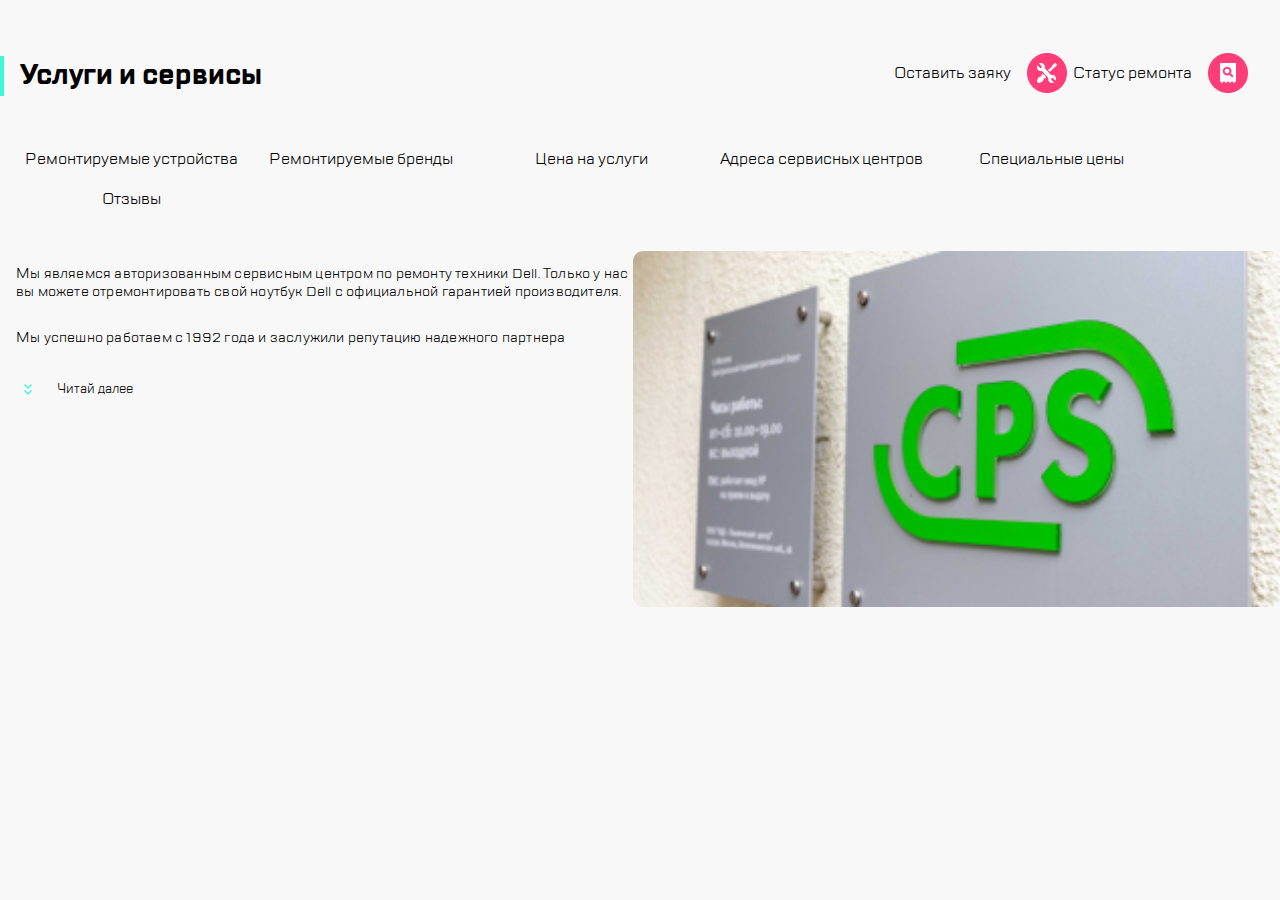
<file: index.html>
<!DOCTYPE html>
<html lang="ru">
  <head>
    <meta charset="UTF-8" />
    <meta http-equiv="X-UA-Compatible" content="IE=edge" />
    <link rel="stylesheet" href="./css/style.css" />
    <link rel="stylesheet" href="./fonts/stylesheet.css" />
    <meta name="viewport" content="width=device-width, initial-scale=1.0" />
    <title>CPSGroup</title>
  </head>
  <body>
    
    <header class="header">
      <ul class="header__column1">
        <li>
          <button class="icon">
            <img src="./img/png/burger.png" alt=" три полоски" />
          </button>
        </li>
        <li>
          <button class="icon"><img src="./img/png/Group.png" alt="группа" /></button>
        </li>
      </ul>

      <ul class="header__column2">
        <li>
          <button class="icon">
            <img src="./img/png/call.png" alt="телефон" />
          </button>
        </li>
        <li>
          <button class="icon">
            <img src="./img/png/chat.png" alt="чат" />
          </button>
        </li>
        <li>
          <button class="icon">
            <img src="./img/png/profile.png" alt="профиль" />
          </button>
        </li>
        <li>
          <button class="icon">
            <img src="./img/png/repair.png" alt="ключик" />
          </button>
        </li>
        <li>
          <button class="icon">
            <img src="./img/png/checkstatus.png" alt="поиск" />
          </button>
        </li>
      </ul>
    </header>

    <section class="Title">
          <h1>Услуги и сервисы</h1>
         
              <ul class="button_1120">
                <li><button style="font-family: 'TT Lakes';font-size: 16px; height: 42px; background-color: #f8f8f8; border: none;" >Оставить заяку</button></li>
                <li><button style="font-family: 'TT Lakes';font-size: 16px; height: 42px; background-color: #f8f8f8; border: none;" >Статус ремонта</button></li>
              </ul>
          
    </section>
    <nav class="nav">
      <button class="nav__button">Ремонтируемые устройства</button>

      <button class="nav__button">Ремонтируемые бренды</button>

      <button class="nav__button">Цена на услуги</button>

      <button class="nav__button">Адреса сервисных центров</button>

      <button class="nav__button">Специальные цены</button>

      <button class="nav__button">Отзывы</button>
    </nav>


    <main>
      <section class="text">
        <p>Мы являемся авторизованным сервисным центром по ремонту техники Dell. Только у нас вы можете отремонтировать свой ноутбук Dell с официальной гарантией производителя.

          </p>


        <p class="text_hiden-479">Мы успешно работаем с 1992 года и заслужили репутацию надежного партнера</p>


        <button class="read_more">Читай далее</button> 

      </section>

      



      
        <img src="./img/jpeg/_MG_3223.jpg" alt="Входная группа компании">
      






    </main>
      
  </body>
</html>



  </body>
</html>
</file>
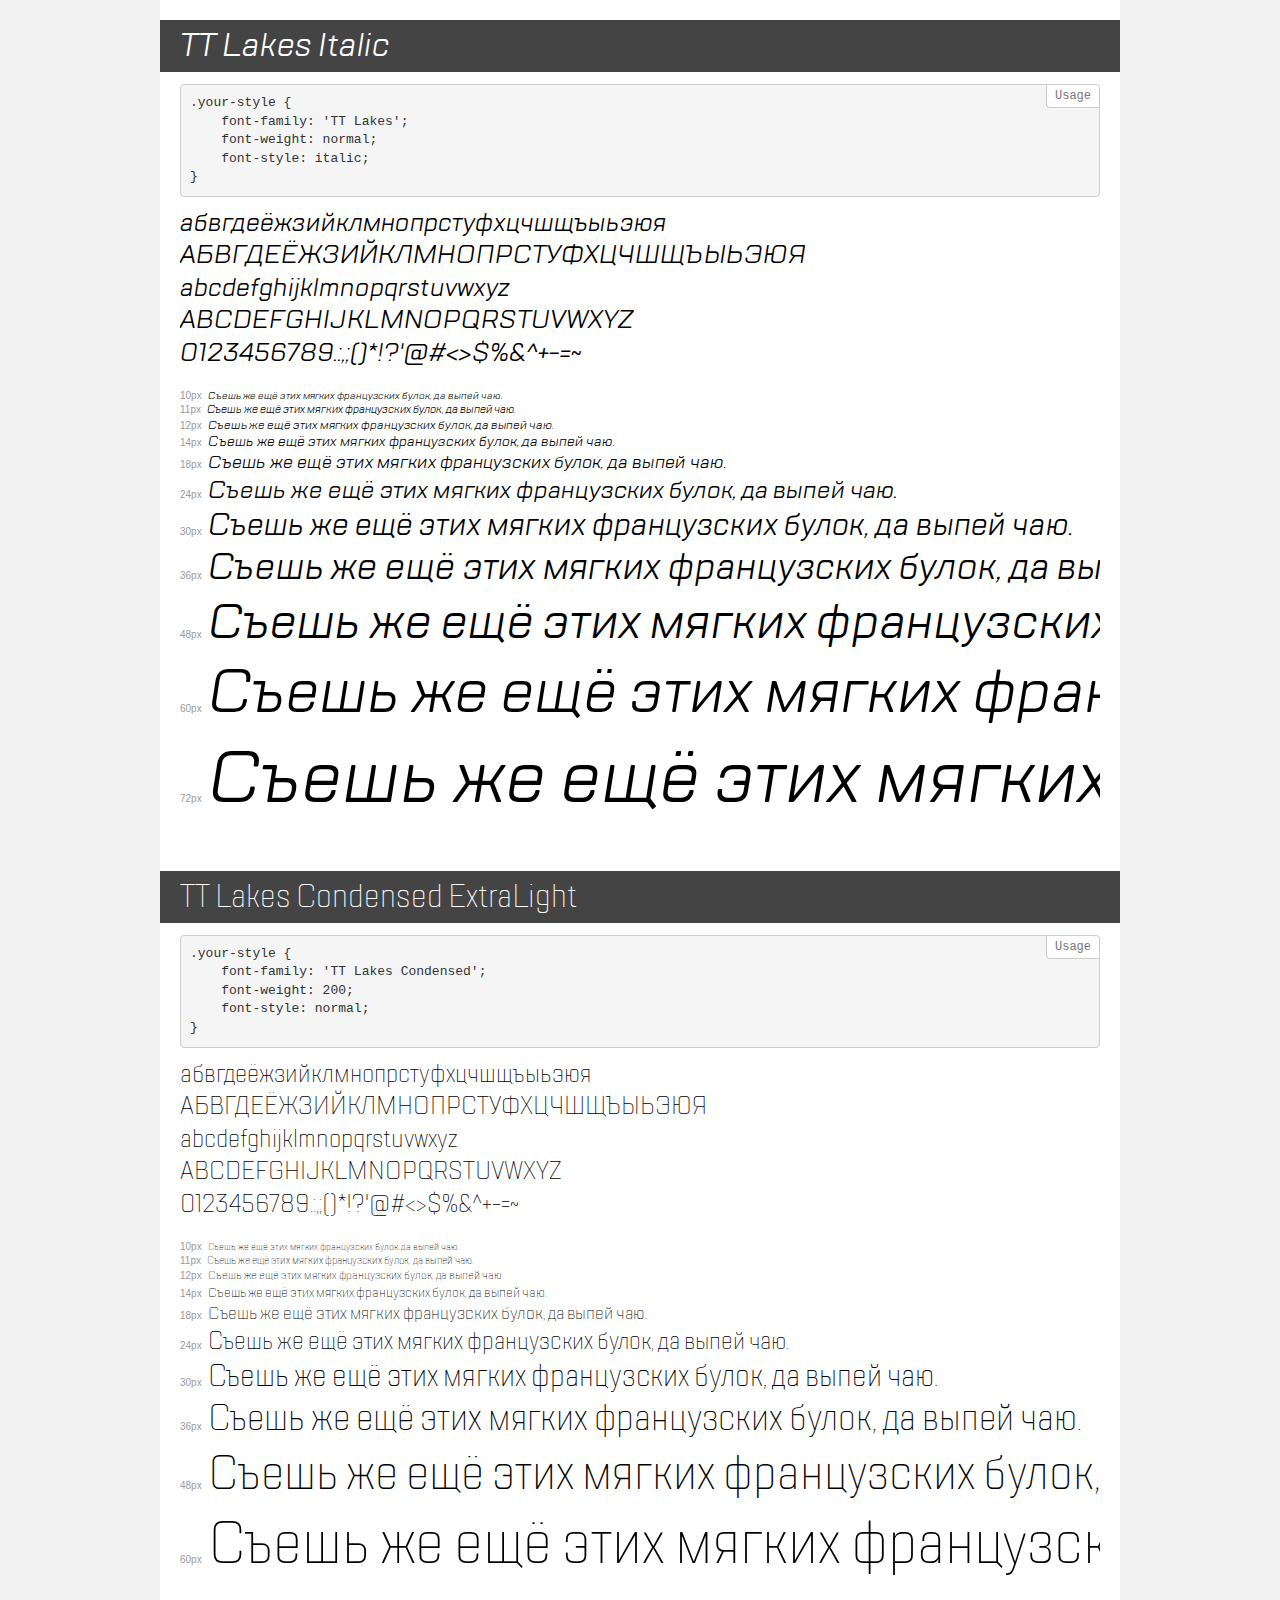
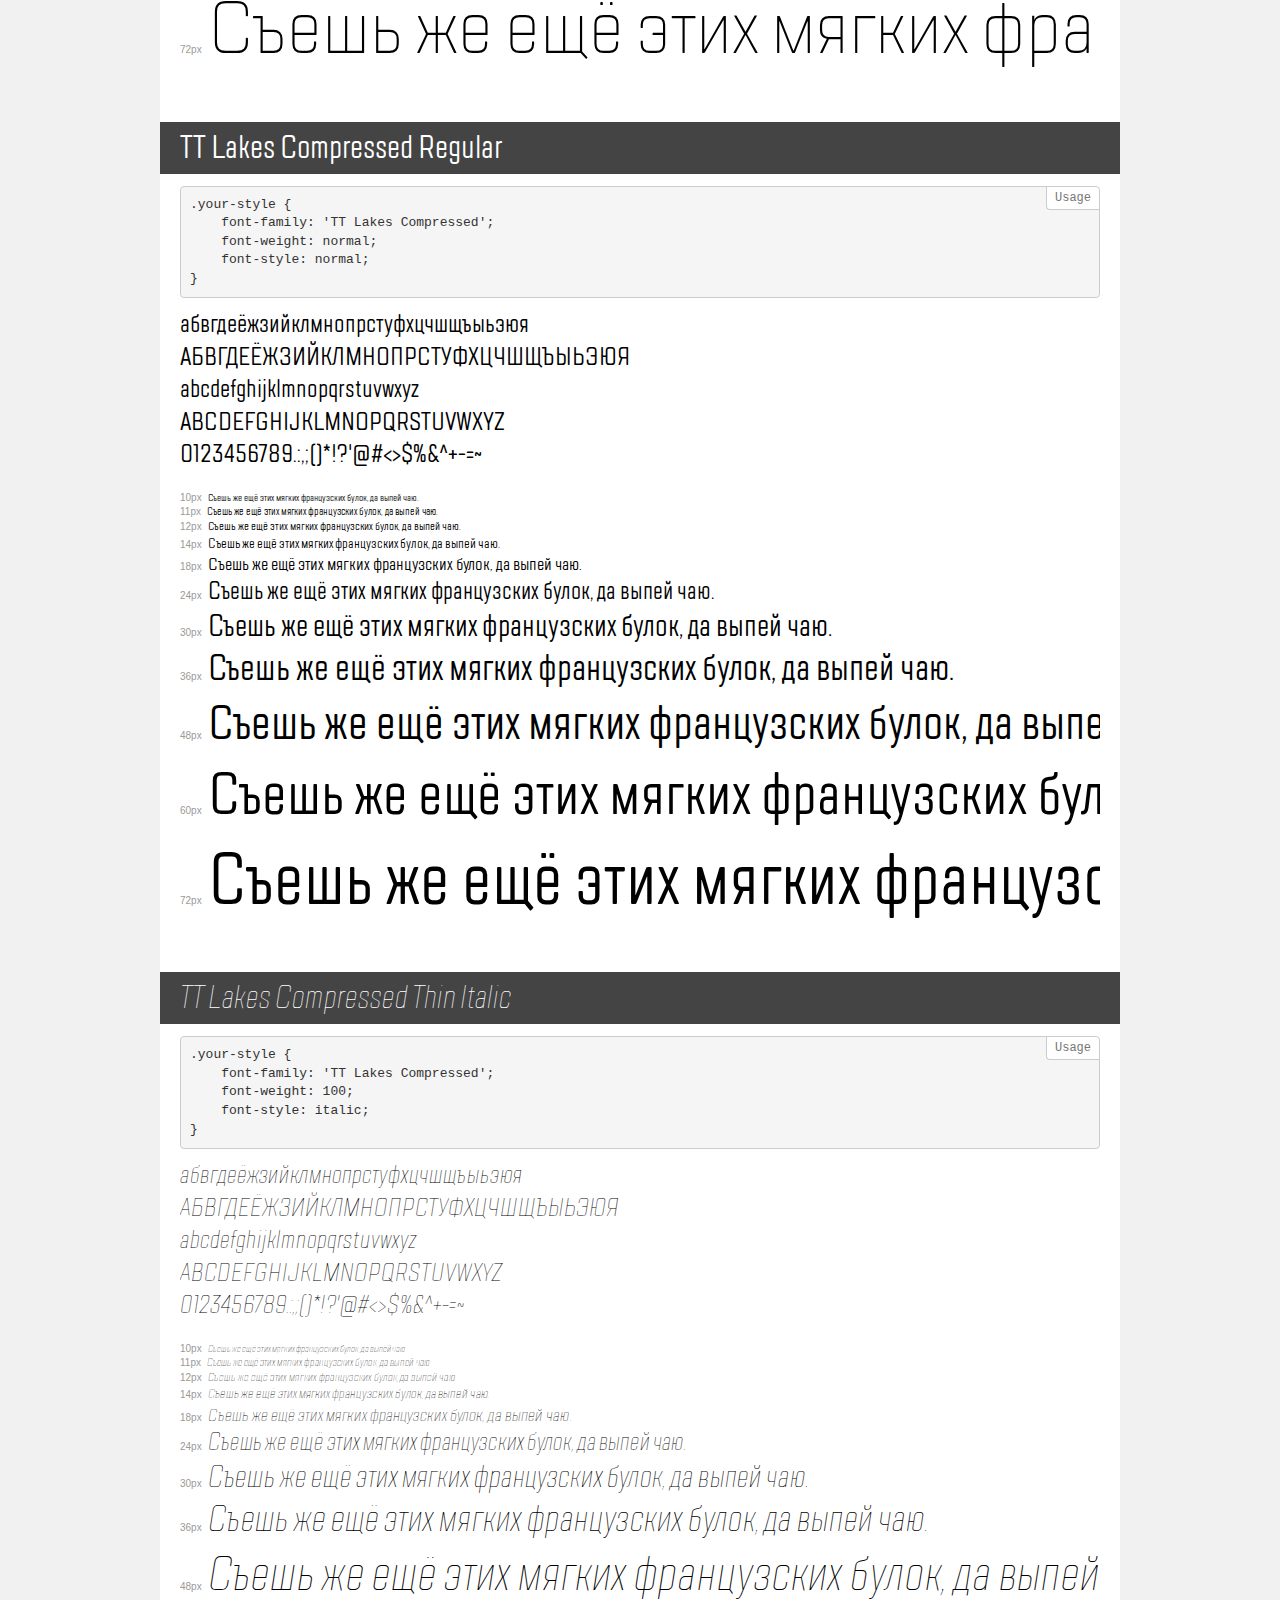
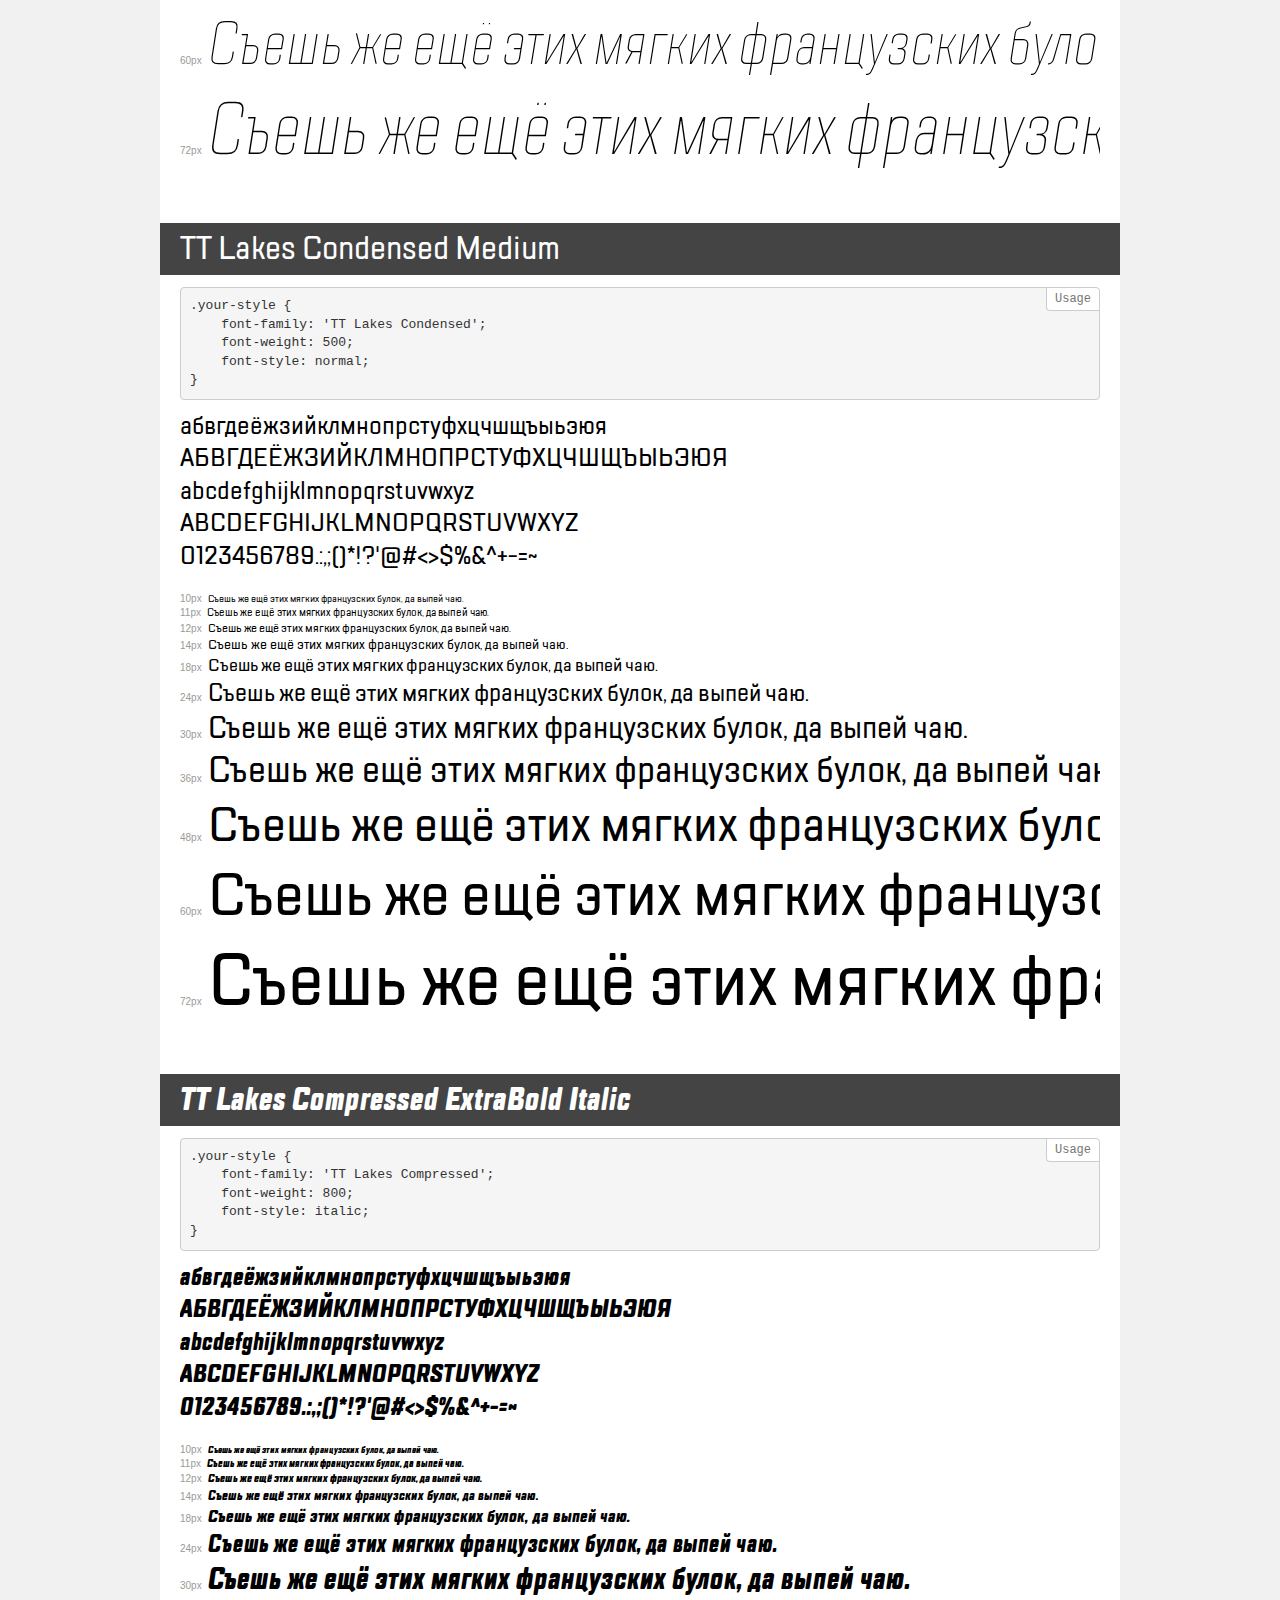
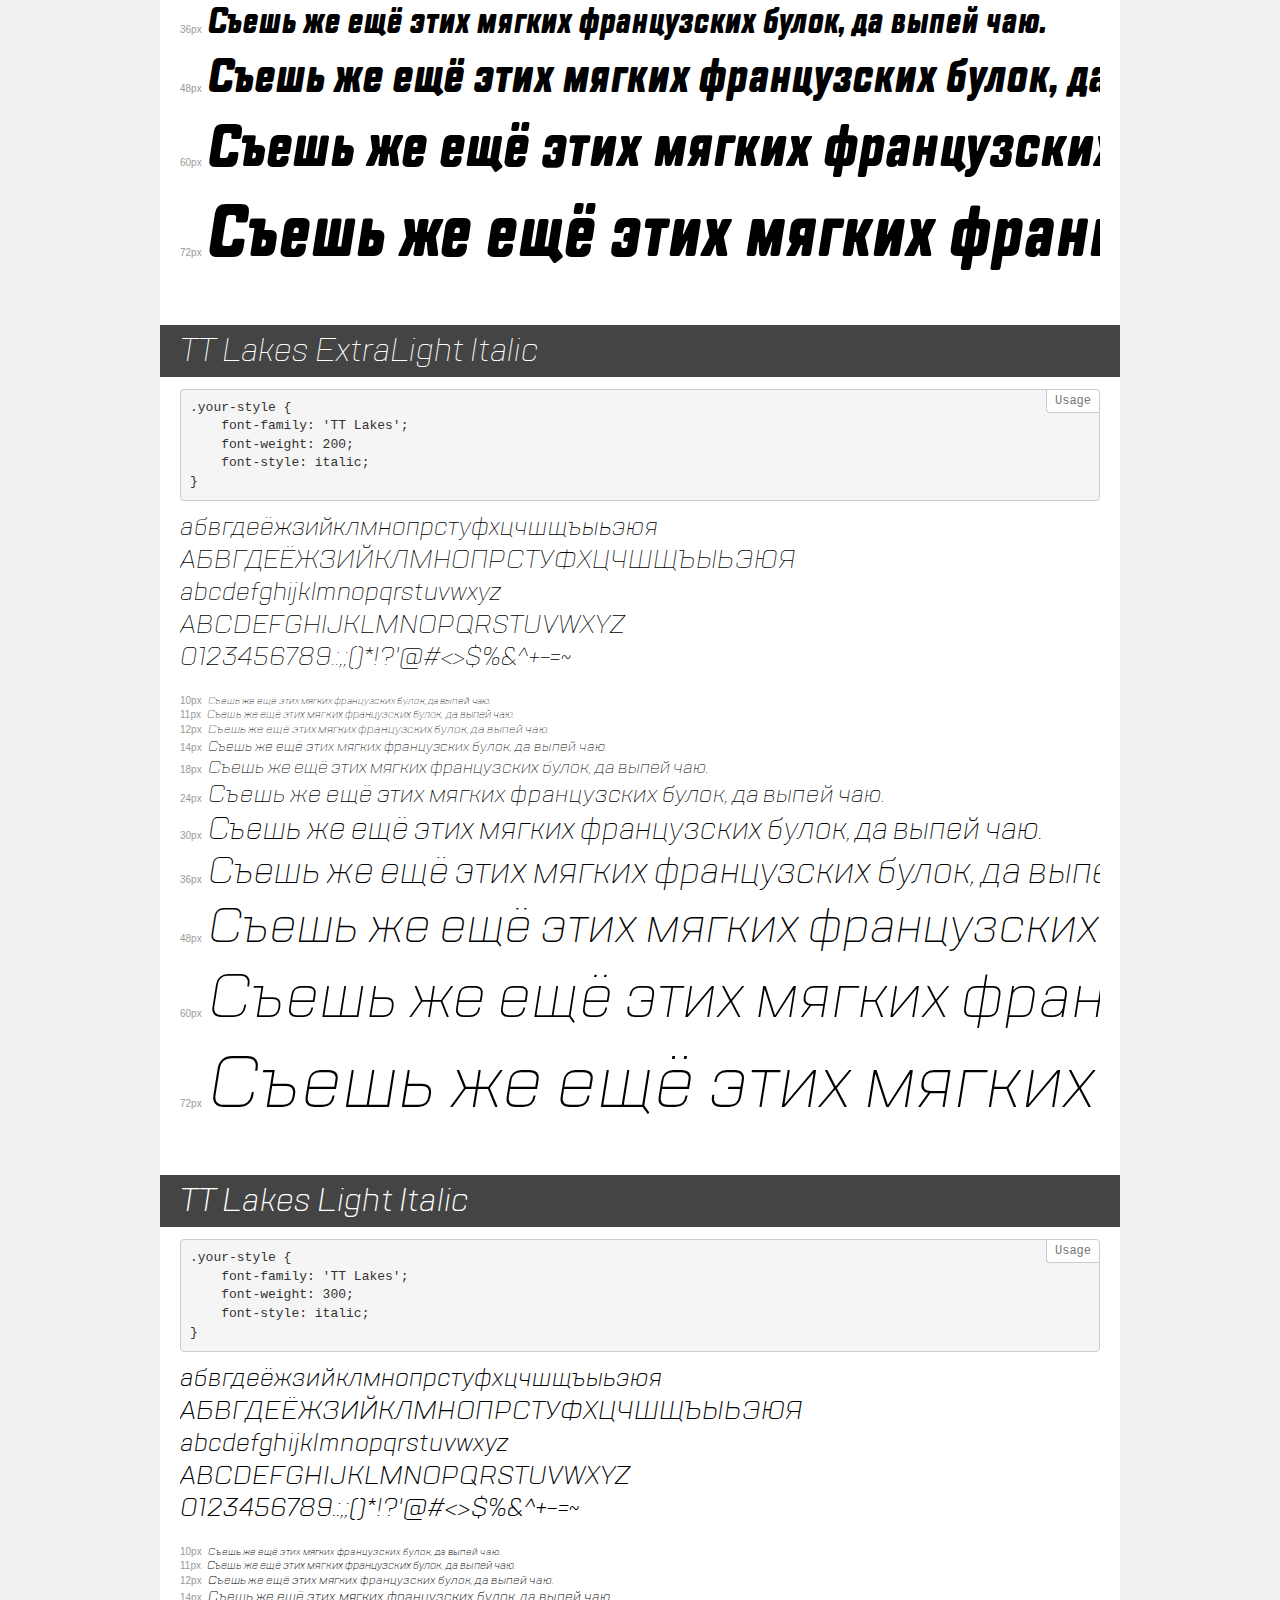
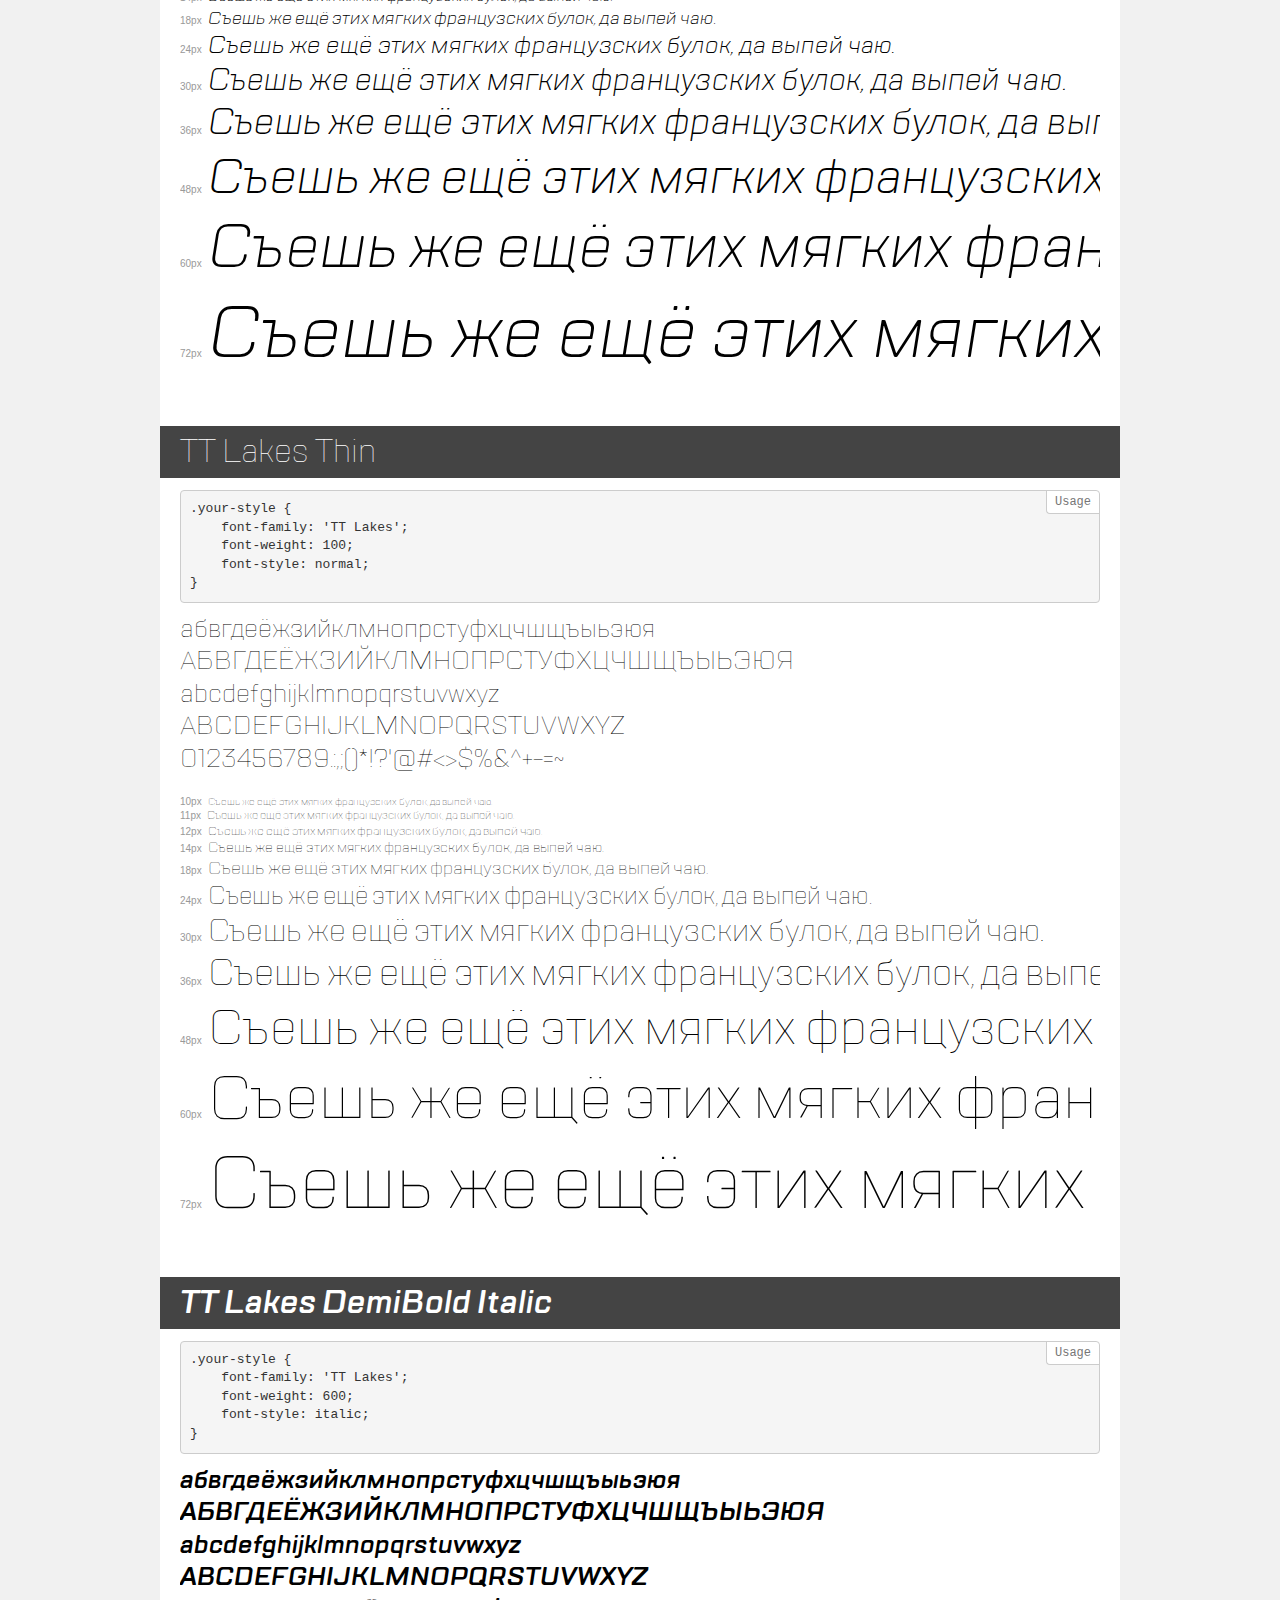
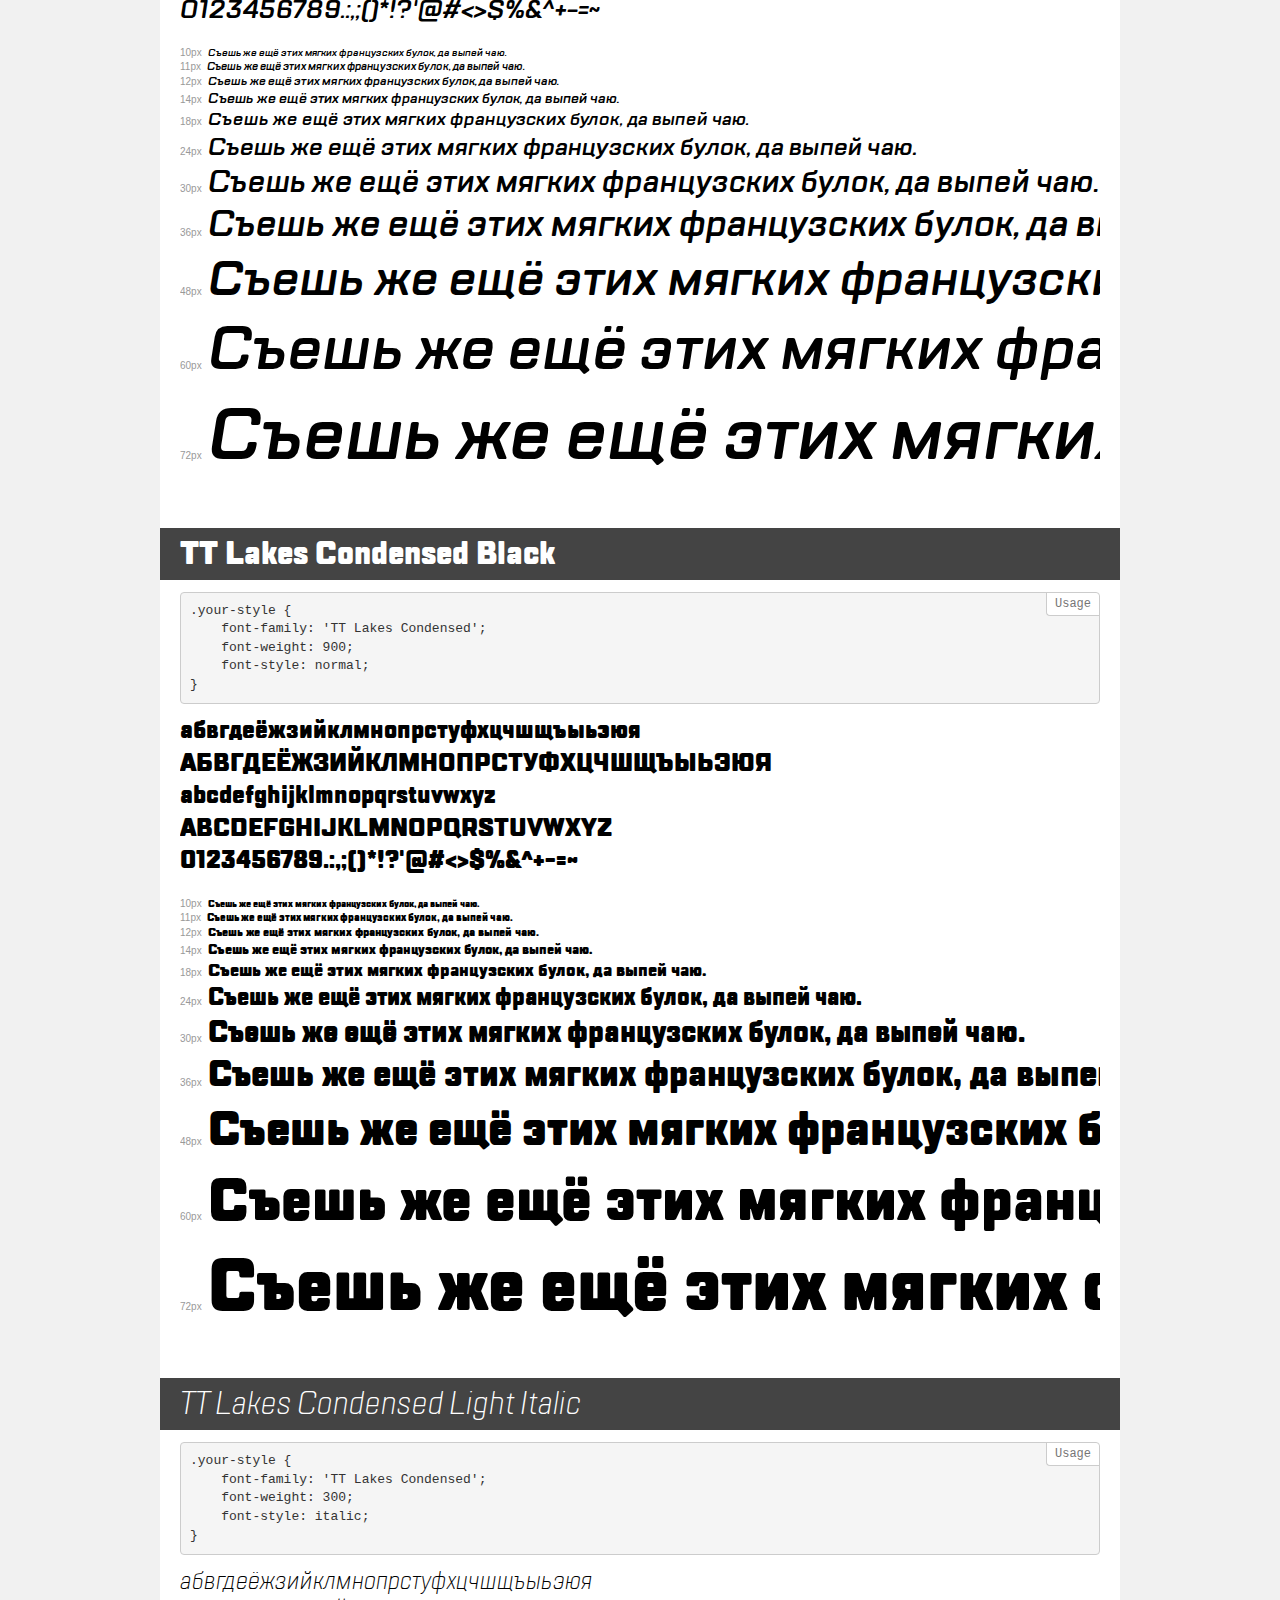
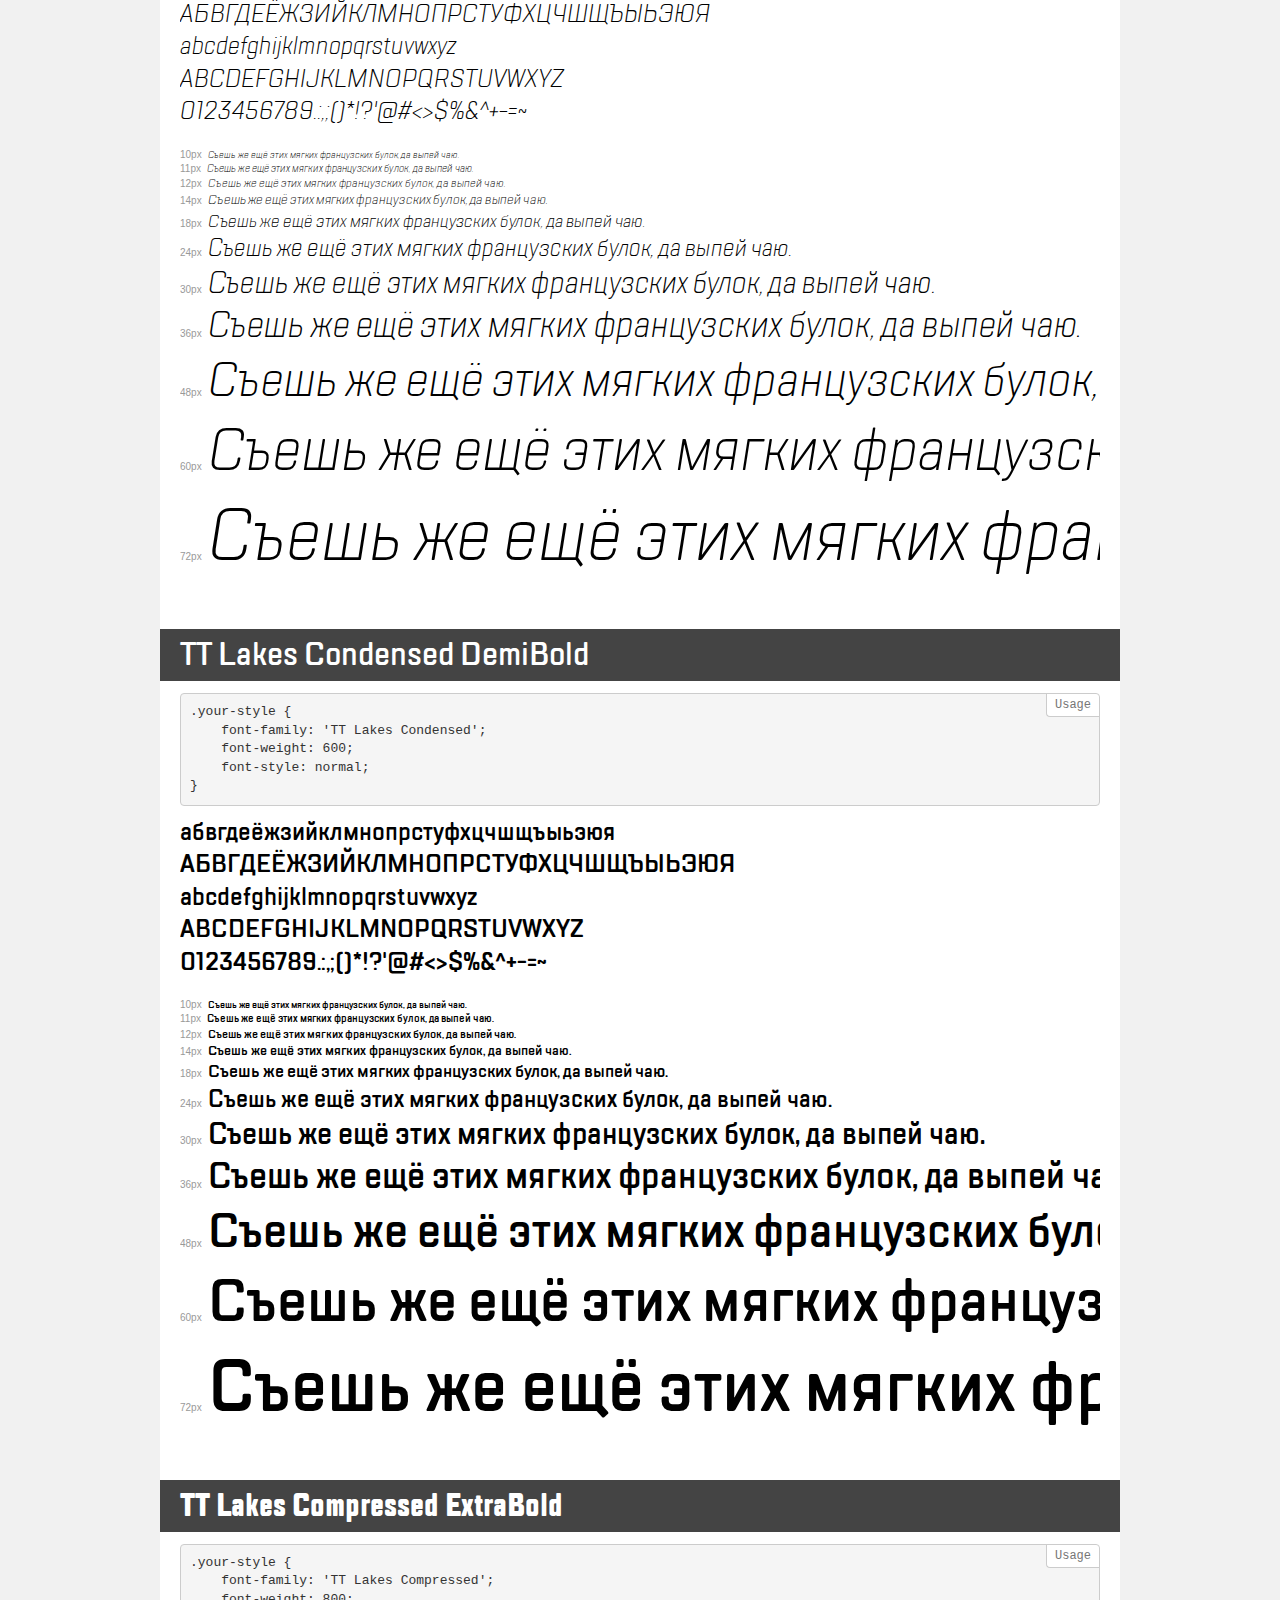
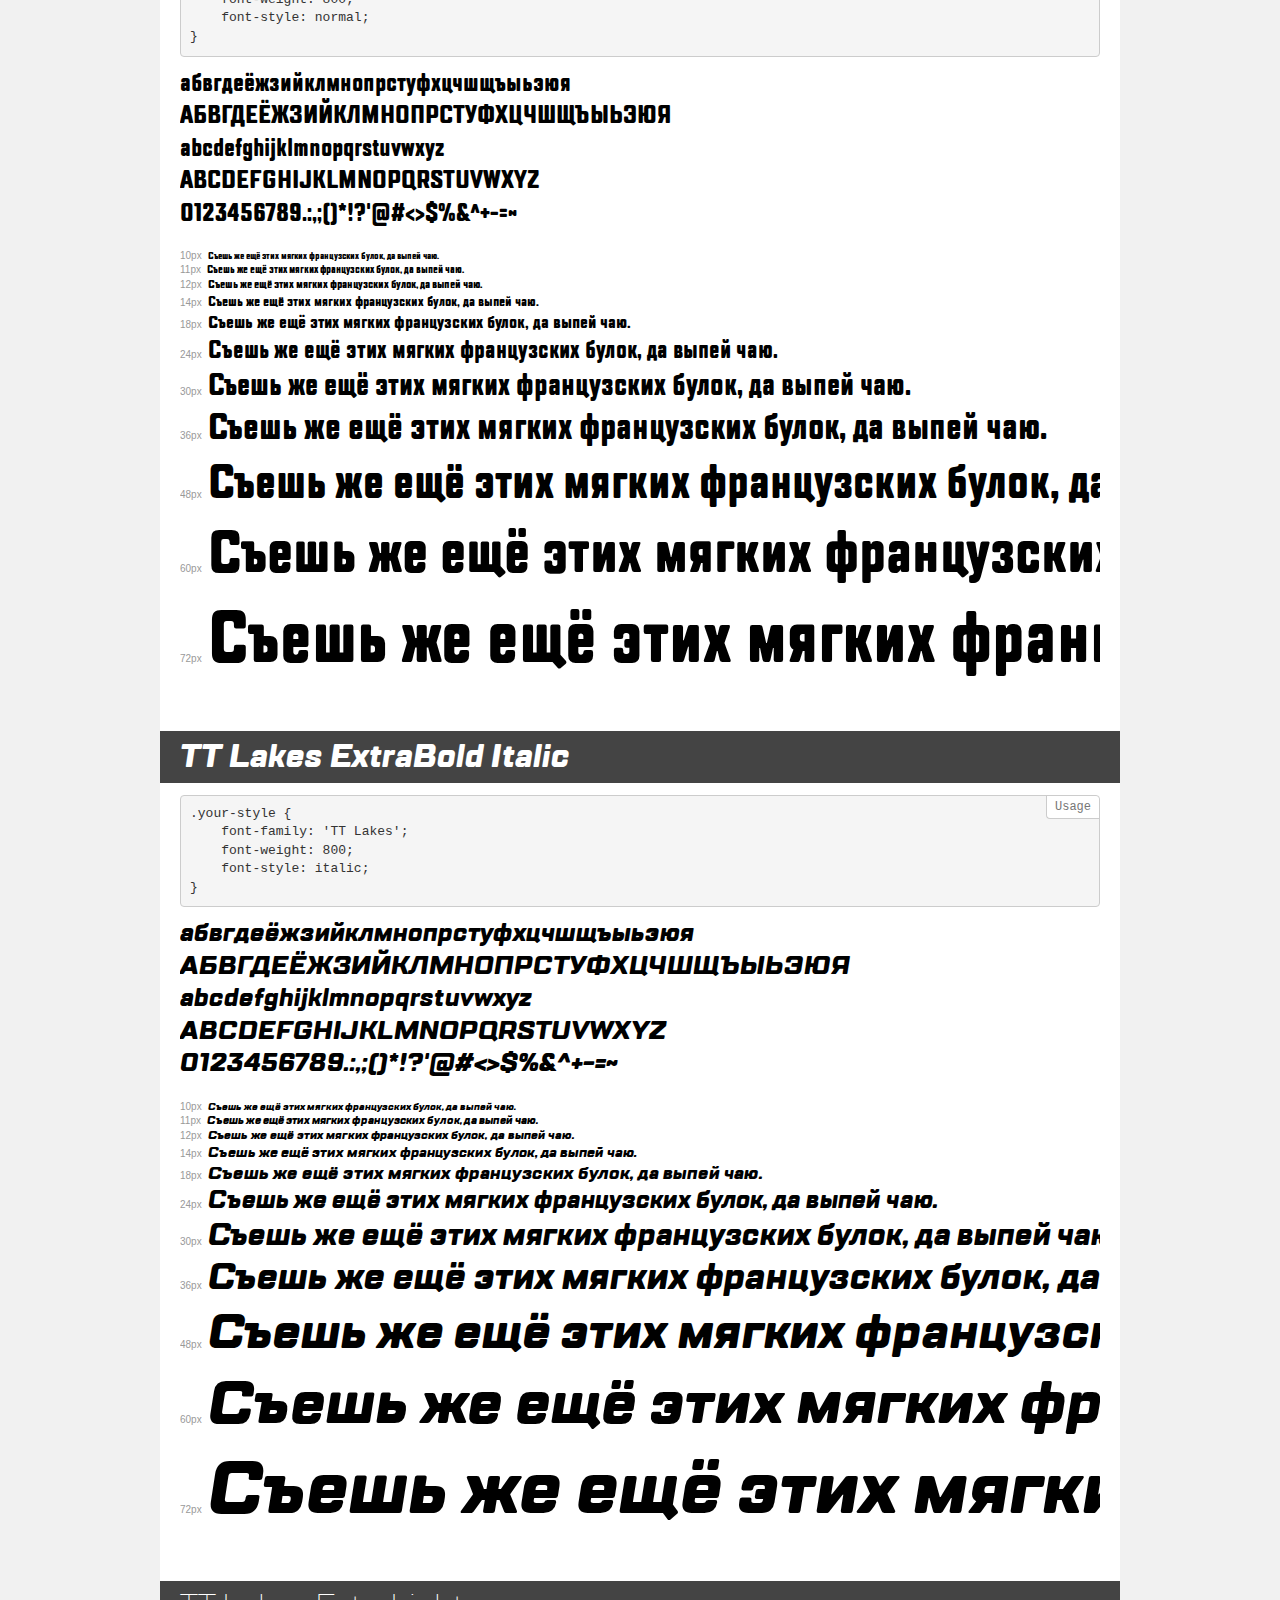
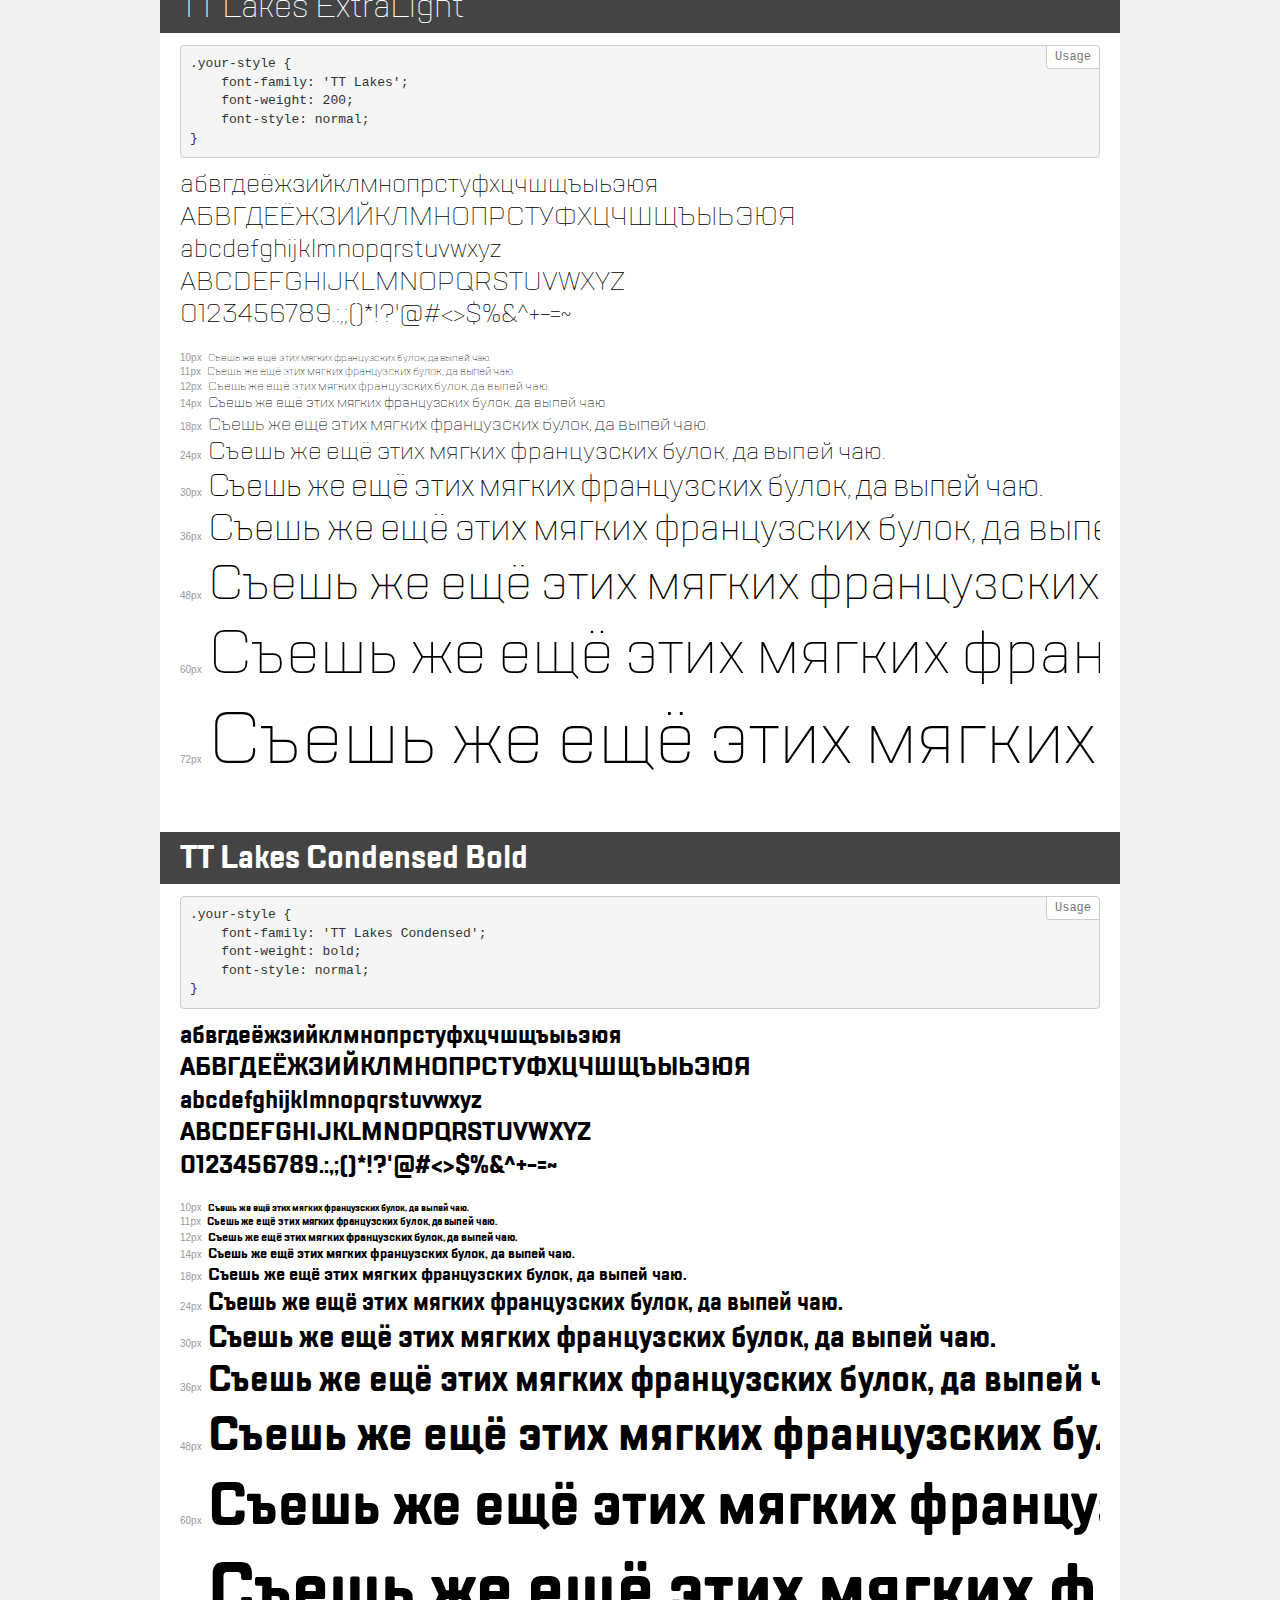
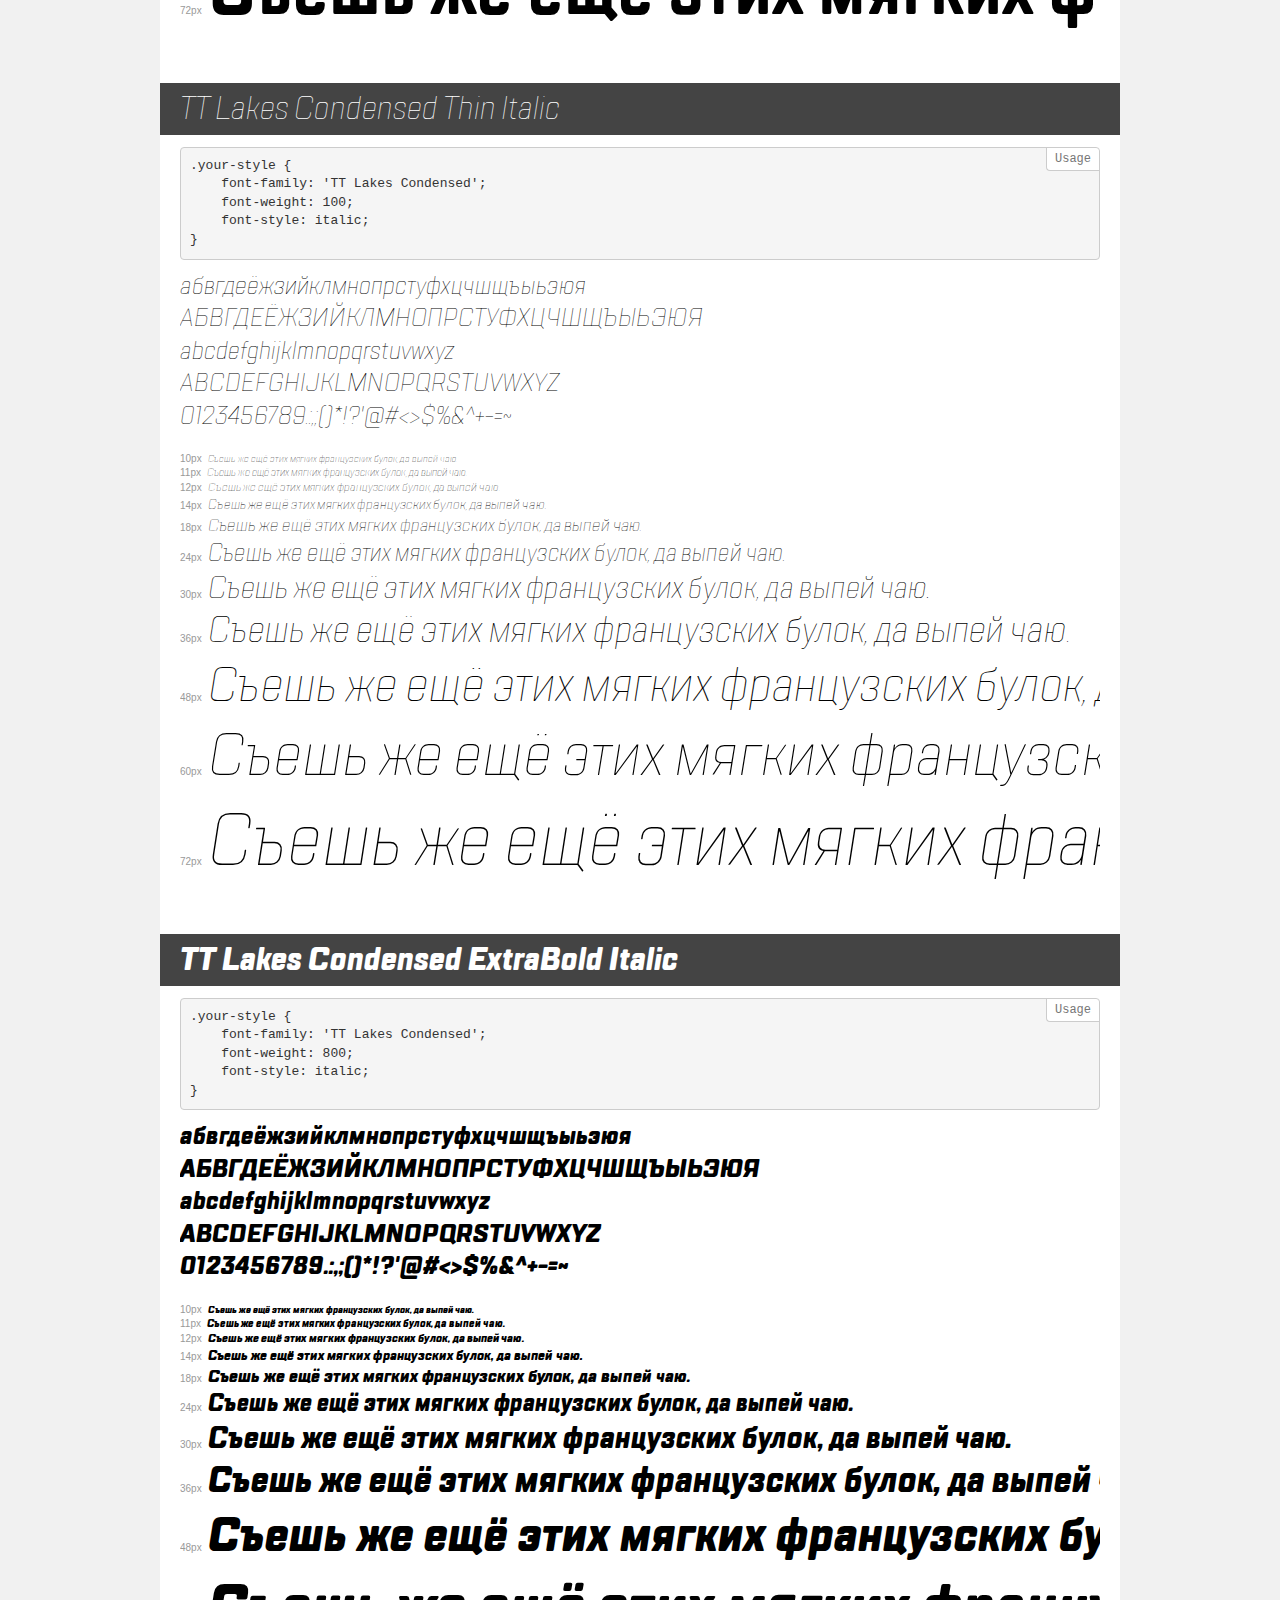
<file: fonts/demo.html>
<!DOCTYPE html>
<html>
<head>
    <meta charset="utf-8">
    <meta http-equiv="X-UA-Compatible" content="IE=edge">
    <meta name="viewport" content="width=device-width, initial-scale=1">
    <meta name="robots" content="noindex, noarchive">
    <meta name="format-detection" content="telephone=no">
    <title>Transfonter demo</title>
    <link href="stylesheet.css" rel="stylesheet">
    <style>
        /*
        http://meyerweb.com/eric/tools/css/reset/
        v2.0 | 20110126
        License: none (public domain)
        */
        html, body, div, span, applet, object, iframe,
        h1, h2, h3, h4, h5, h6, p, blockquote, pre,
        a, abbr, acronym, address, big, cite, code,
        del, dfn, em, img, ins, kbd, q, s, samp,
        small, strike, strong, sub, sup, tt, var,
        b, u, i, center,
        dl, dt, dd, ol, ul, li,
        fieldset, form, label, legend,
        table, caption, tbody, tfoot, thead, tr, th, td,
        article, aside, canvas, details, embed,
        figure, figcaption, footer, header, hgroup,
        menu, nav, output, ruby, section, summary,
        time, mark, audio, video {
            margin: 0;
            padding: 0;
            border: 0;
            font-size: 100%;
            font: inherit;
            vertical-align: baseline;
        }
        /* HTML5 display-role reset for older browsers */
        article, aside, details, figcaption, figure,
        footer, header, hgroup, menu, nav, section {
            display: block;
        }
        body {
            line-height: 1;
        }
        ol, ul {
            list-style: none;
        }
        blockquote, q {
            quotes: none;
        }
        blockquote:before, blockquote:after,
        q:before, q:after {
            content: '';
            content: none;
        }
        table {
            border-collapse: collapse;
            border-spacing: 0;
        }
        /* common styles */
        body {
            background: #f1f1f1;
            color: #000;
        }
        .page {
            background: #fff;
            width: 920px;
            margin: 0 auto;
            padding: 20px 20px 0 20px;
            overflow: hidden;
        }
        .font-container {
            overflow-x: auto;
            overflow-y: hidden;
            margin-bottom: 40px;
            line-height: 1.3;
            white-space: nowrap;
            padding-bottom: 5px;
        }
        h1 {
            position: relative;
            background: #444;
            font-size: 32px;
            color: #fff;
            padding: 10px 20px;
            margin: 0 -20px 12px -20px;
        }
        .letters {
            font-size: 25px;
            margin-bottom: 20px;
        }
        .s10:before {
            content: '10px';
        }
        .s11:before {
            content: '11px';
        }
        .s12:before {
            content: '12px';
        }
        .s14:before {
            content: '14px';
        }
        .s18:before {
            content: '18px';
        }
        .s24:before {
            content: '24px';
        }
        .s30:before {
            content: '30px';
        }
        .s36:before {
            content: '36px';
        }
        .s48:before {
            content: '48px';
        }
        .s60:before {
            content: '60px';
        }
        .s72:before {
            content: '72px';
        }
        .s10:before, .s11:before, .s12:before, .s14:before,
        .s18:before, .s24:before, .s30:before, .s36:before,
        .s48:before, .s60:before, .s72:before {
            font-family: Arial, sans-serif;
            font-size: 10px;
            font-weight: normal;
            font-style: normal;
            color: #999;
            padding-right: 6px;
        }
        pre {
            display: block;
            position: relative;
            padding: 9px;
            margin: 0 0 10px;
            font-family: Monaco, Menlo, Consolas, "Courier New", monospace !important;
            font-size: 13px;
            line-height: 1.428571429;
            color: #333;
            font-weight: normal !important;
            font-style: normal !important;
            background-color: #f5f5f5;
            border: 1px solid #ccc;
            overflow-x: auto;
            border-radius: 4px;
        }
        pre:after {
            display: block;
            position: absolute;
            right: 0;
            top: 0;
            content: 'Usage';
            line-height: 1;
            padding: 5px 8px;
            font-size: 12px;
            color: #767676;
            background-color: #fff;
            border: 1px solid #ccc;
            border-right: none;
            border-top: none;
            border-radius: 0 4px 0 4px;
            z-index: 10;
        }
        /* responsive */
        @media (max-width: 959px) {
            .page {
                width: auto;
                margin: 0;
            }
        }
    </style>
</head>
<body>
<div class="page">
    <div class="demo" style="font-family: 'TT Lakes'; font-weight: normal; font-style: italic;">
        <h1>TT Lakes Italic</h1>
        <pre>.your-style {
    font-family: 'TT Lakes';
    font-weight: normal;
    font-style: italic;
}</pre>
        <div class="font-container">
            <p class="letters">
                абвгдеёжзийклмнопрстуфхцчшщъыьэюя<br>
АБВГДЕЁЖЗИЙКЛМНОПРСТУФХЦЧШЩЪЫЬЭЮЯ<br>
abcdefghijklmnopqrstuvwxyz<br>
ABCDEFGHIJKLMNOPQRSTUVWXYZ<br>
                0123456789.:,;()*!?'@#<>$%&^+-=~
            </p>
            <p class="s10" style="font-size: 10px;">Съешь же ещё этих мягких французских булок, да выпей чаю.</p>
            <p class="s11" style="font-size: 11px;">Съешь же ещё этих мягких французских булок, да выпей чаю.</p>
            <p class="s12" style="font-size: 12px;">Съешь же ещё этих мягких французских булок, да выпей чаю.</p>
            <p class="s14" style="font-size: 14px;">Съешь же ещё этих мягких французских булок, да выпей чаю.</p>
            <p class="s18" style="font-size: 18px;">Съешь же ещё этих мягких французских булок, да выпей чаю.</p>
            <p class="s24" style="font-size: 24px;">Съешь же ещё этих мягких французских булок, да выпей чаю.</p>
            <p class="s30" style="font-size: 30px;">Съешь же ещё этих мягких французских булок, да выпей чаю.</p>
            <p class="s36" style="font-size: 36px;">Съешь же ещё этих мягких французских булок, да выпей чаю.</p>
            <p class="s48" style="font-size: 48px;">Съешь же ещё этих мягких французских булок, да выпей чаю.</p>
            <p class="s60" style="font-size: 60px;">Съешь же ещё этих мягких французских булок, да выпей чаю.</p>
            <p class="s72" style="font-size: 72px;">Съешь же ещё этих мягких французских булок, да выпей чаю.</p>
        </div>
    </div>
    <div class="demo" style="font-family: 'TT Lakes Condensed'; font-weight: 200; font-style: normal;">
        <h1>TT Lakes Condensed ExtraLight</h1>
        <pre>.your-style {
    font-family: 'TT Lakes Condensed';
    font-weight: 200;
    font-style: normal;
}</pre>
        <div class="font-container">
            <p class="letters">
                абвгдеёжзийклмнопрстуфхцчшщъыьэюя<br>
АБВГДЕЁЖЗИЙКЛМНОПРСТУФХЦЧШЩЪЫЬЭЮЯ<br>
abcdefghijklmnopqrstuvwxyz<br>
ABCDEFGHIJKLMNOPQRSTUVWXYZ<br>
                0123456789.:,;()*!?'@#<>$%&^+-=~
            </p>
            <p class="s10" style="font-size: 10px;">Съешь же ещё этих мягких французских булок, да выпей чаю.</p>
            <p class="s11" style="font-size: 11px;">Съешь же ещё этих мягких французских булок, да выпей чаю.</p>
            <p class="s12" style="font-size: 12px;">Съешь же ещё этих мягких французских булок, да выпей чаю.</p>
            <p class="s14" style="font-size: 14px;">Съешь же ещё этих мягких французских булок, да выпей чаю.</p>
            <p class="s18" style="font-size: 18px;">Съешь же ещё этих мягких французских булок, да выпей чаю.</p>
            <p class="s24" style="font-size: 24px;">Съешь же ещё этих мягких французских булок, да выпей чаю.</p>
            <p class="s30" style="font-size: 30px;">Съешь же ещё этих мягких французских булок, да выпей чаю.</p>
            <p class="s36" style="font-size: 36px;">Съешь же ещё этих мягких французских булок, да выпей чаю.</p>
            <p class="s48" style="font-size: 48px;">Съешь же ещё этих мягких французских булок, да выпей чаю.</p>
            <p class="s60" style="font-size: 60px;">Съешь же ещё этих мягких французских булок, да выпей чаю.</p>
            <p class="s72" style="font-size: 72px;">Съешь же ещё этих мягких французских булок, да выпей чаю.</p>
        </div>
    </div>
    <div class="demo" style="font-family: 'TT Lakes Compressed'; font-weight: normal; font-style: normal;">
        <h1>TT Lakes Compressed Regular</h1>
        <pre>.your-style {
    font-family: 'TT Lakes Compressed';
    font-weight: normal;
    font-style: normal;
}</pre>
        <div class="font-container">
            <p class="letters">
                абвгдеёжзийклмнопрстуфхцчшщъыьэюя<br>
АБВГДЕЁЖЗИЙКЛМНОПРСТУФХЦЧШЩЪЫЬЭЮЯ<br>
abcdefghijklmnopqrstuvwxyz<br>
ABCDEFGHIJKLMNOPQRSTUVWXYZ<br>
                0123456789.:,;()*!?'@#<>$%&^+-=~
            </p>
            <p class="s10" style="font-size: 10px;">Съешь же ещё этих мягких французских булок, да выпей чаю.</p>
            <p class="s11" style="font-size: 11px;">Съешь же ещё этих мягких французских булок, да выпей чаю.</p>
            <p class="s12" style="font-size: 12px;">Съешь же ещё этих мягких французских булок, да выпей чаю.</p>
            <p class="s14" style="font-size: 14px;">Съешь же ещё этих мягких французских булок, да выпей чаю.</p>
            <p class="s18" style="font-size: 18px;">Съешь же ещё этих мягких французских булок, да выпей чаю.</p>
            <p class="s24" style="font-size: 24px;">Съешь же ещё этих мягких французских булок, да выпей чаю.</p>
            <p class="s30" style="font-size: 30px;">Съешь же ещё этих мягких французских булок, да выпей чаю.</p>
            <p class="s36" style="font-size: 36px;">Съешь же ещё этих мягких французских булок, да выпей чаю.</p>
            <p class="s48" style="font-size: 48px;">Съешь же ещё этих мягких французских булок, да выпей чаю.</p>
            <p class="s60" style="font-size: 60px;">Съешь же ещё этих мягких французских булок, да выпей чаю.</p>
            <p class="s72" style="font-size: 72px;">Съешь же ещё этих мягких французских булок, да выпей чаю.</p>
        </div>
    </div>
    <div class="demo" style="font-family: 'TT Lakes Compressed'; font-weight: 100; font-style: italic;">
        <h1>TT Lakes Compressed Thin Italic</h1>
        <pre>.your-style {
    font-family: 'TT Lakes Compressed';
    font-weight: 100;
    font-style: italic;
}</pre>
        <div class="font-container">
            <p class="letters">
                абвгдеёжзийклмнопрстуфхцчшщъыьэюя<br>
АБВГДЕЁЖЗИЙКЛМНОПРСТУФХЦЧШЩЪЫЬЭЮЯ<br>
abcdefghijklmnopqrstuvwxyz<br>
ABCDEFGHIJKLMNOPQRSTUVWXYZ<br>
                0123456789.:,;()*!?'@#<>$%&^+-=~
            </p>
            <p class="s10" style="font-size: 10px;">Съешь же ещё этих мягких французских булок, да выпей чаю.</p>
            <p class="s11" style="font-size: 11px;">Съешь же ещё этих мягких французских булок, да выпей чаю.</p>
            <p class="s12" style="font-size: 12px;">Съешь же ещё этих мягких французских булок, да выпей чаю.</p>
            <p class="s14" style="font-size: 14px;">Съешь же ещё этих мягких французских булок, да выпей чаю.</p>
            <p class="s18" style="font-size: 18px;">Съешь же ещё этих мягких французских булок, да выпей чаю.</p>
            <p class="s24" style="font-size: 24px;">Съешь же ещё этих мягких французских булок, да выпей чаю.</p>
            <p class="s30" style="font-size: 30px;">Съешь же ещё этих мягких французских булок, да выпей чаю.</p>
            <p class="s36" style="font-size: 36px;">Съешь же ещё этих мягких французских булок, да выпей чаю.</p>
            <p class="s48" style="font-size: 48px;">Съешь же ещё этих мягких французских булок, да выпей чаю.</p>
            <p class="s60" style="font-size: 60px;">Съешь же ещё этих мягких французских булок, да выпей чаю.</p>
            <p class="s72" style="font-size: 72px;">Съешь же ещё этих мягких французских булок, да выпей чаю.</p>
        </div>
    </div>
    <div class="demo" style="font-family: 'TT Lakes Condensed'; font-weight: 500; font-style: normal;">
        <h1>TT Lakes Condensed Medium</h1>
        <pre>.your-style {
    font-family: 'TT Lakes Condensed';
    font-weight: 500;
    font-style: normal;
}</pre>
        <div class="font-container">
            <p class="letters">
                абвгдеёжзийклмнопрстуфхцчшщъыьэюя<br>
АБВГДЕЁЖЗИЙКЛМНОПРСТУФХЦЧШЩЪЫЬЭЮЯ<br>
abcdefghijklmnopqrstuvwxyz<br>
ABCDEFGHIJKLMNOPQRSTUVWXYZ<br>
                0123456789.:,;()*!?'@#<>$%&^+-=~
            </p>
            <p class="s10" style="font-size: 10px;">Съешь же ещё этих мягких французских булок, да выпей чаю.</p>
            <p class="s11" style="font-size: 11px;">Съешь же ещё этих мягких французских булок, да выпей чаю.</p>
            <p class="s12" style="font-size: 12px;">Съешь же ещё этих мягких французских булок, да выпей чаю.</p>
            <p class="s14" style="font-size: 14px;">Съешь же ещё этих мягких французских булок, да выпей чаю.</p>
            <p class="s18" style="font-size: 18px;">Съешь же ещё этих мягких французских булок, да выпей чаю.</p>
            <p class="s24" style="font-size: 24px;">Съешь же ещё этих мягких французских булок, да выпей чаю.</p>
            <p class="s30" style="font-size: 30px;">Съешь же ещё этих мягких французских булок, да выпей чаю.</p>
            <p class="s36" style="font-size: 36px;">Съешь же ещё этих мягких французских булок, да выпей чаю.</p>
            <p class="s48" style="font-size: 48px;">Съешь же ещё этих мягких французских булок, да выпей чаю.</p>
            <p class="s60" style="font-size: 60px;">Съешь же ещё этих мягких французских булок, да выпей чаю.</p>
            <p class="s72" style="font-size: 72px;">Съешь же ещё этих мягких французских булок, да выпей чаю.</p>
        </div>
    </div>
    <div class="demo" style="font-family: 'TT Lakes Compressed'; font-weight: 800; font-style: italic;">
        <h1>TT Lakes Compressed ExtraBold Italic</h1>
        <pre>.your-style {
    font-family: 'TT Lakes Compressed';
    font-weight: 800;
    font-style: italic;
}</pre>
        <div class="font-container">
            <p class="letters">
                абвгдеёжзийклмнопрстуфхцчшщъыьэюя<br>
АБВГДЕЁЖЗИЙКЛМНОПРСТУФХЦЧШЩЪЫЬЭЮЯ<br>
abcdefghijklmnopqrstuvwxyz<br>
ABCDEFGHIJKLMNOPQRSTUVWXYZ<br>
                0123456789.:,;()*!?'@#<>$%&^+-=~
            </p>
            <p class="s10" style="font-size: 10px;">Съешь же ещё этих мягких французских булок, да выпей чаю.</p>
            <p class="s11" style="font-size: 11px;">Съешь же ещё этих мягких французских булок, да выпей чаю.</p>
            <p class="s12" style="font-size: 12px;">Съешь же ещё этих мягких французских булок, да выпей чаю.</p>
            <p class="s14" style="font-size: 14px;">Съешь же ещё этих мягких французских булок, да выпей чаю.</p>
            <p class="s18" style="font-size: 18px;">Съешь же ещё этих мягких французских булок, да выпей чаю.</p>
            <p class="s24" style="font-size: 24px;">Съешь же ещё этих мягких французских булок, да выпей чаю.</p>
            <p class="s30" style="font-size: 30px;">Съешь же ещё этих мягких французских булок, да выпей чаю.</p>
            <p class="s36" style="font-size: 36px;">Съешь же ещё этих мягких французских булок, да выпей чаю.</p>
            <p class="s48" style="font-size: 48px;">Съешь же ещё этих мягких французских булок, да выпей чаю.</p>
            <p class="s60" style="font-size: 60px;">Съешь же ещё этих мягких французских булок, да выпей чаю.</p>
            <p class="s72" style="font-size: 72px;">Съешь же ещё этих мягких французских булок, да выпей чаю.</p>
        </div>
    </div>
    <div class="demo" style="font-family: 'TT Lakes'; font-weight: 200; font-style: italic;">
        <h1>TT Lakes ExtraLight Italic</h1>
        <pre>.your-style {
    font-family: 'TT Lakes';
    font-weight: 200;
    font-style: italic;
}</pre>
        <div class="font-container">
            <p class="letters">
                абвгдеёжзийклмнопрстуфхцчшщъыьэюя<br>
АБВГДЕЁЖЗИЙКЛМНОПРСТУФХЦЧШЩЪЫЬЭЮЯ<br>
abcdefghijklmnopqrstuvwxyz<br>
ABCDEFGHIJKLMNOPQRSTUVWXYZ<br>
                0123456789.:,;()*!?'@#<>$%&^+-=~
            </p>
            <p class="s10" style="font-size: 10px;">Съешь же ещё этих мягких французских булок, да выпей чаю.</p>
            <p class="s11" style="font-size: 11px;">Съешь же ещё этих мягких французских булок, да выпей чаю.</p>
            <p class="s12" style="font-size: 12px;">Съешь же ещё этих мягких французских булок, да выпей чаю.</p>
            <p class="s14" style="font-size: 14px;">Съешь же ещё этих мягких французских булок, да выпей чаю.</p>
            <p class="s18" style="font-size: 18px;">Съешь же ещё этих мягких французских булок, да выпей чаю.</p>
            <p class="s24" style="font-size: 24px;">Съешь же ещё этих мягких французских булок, да выпей чаю.</p>
            <p class="s30" style="font-size: 30px;">Съешь же ещё этих мягких французских булок, да выпей чаю.</p>
            <p class="s36" style="font-size: 36px;">Съешь же ещё этих мягких французских булок, да выпей чаю.</p>
            <p class="s48" style="font-size: 48px;">Съешь же ещё этих мягких французских булок, да выпей чаю.</p>
            <p class="s60" style="font-size: 60px;">Съешь же ещё этих мягких французских булок, да выпей чаю.</p>
            <p class="s72" style="font-size: 72px;">Съешь же ещё этих мягких французских булок, да выпей чаю.</p>
        </div>
    </div>
    <div class="demo" style="font-family: 'TT Lakes'; font-weight: 300; font-style: italic;">
        <h1>TT Lakes Light Italic</h1>
        <pre>.your-style {
    font-family: 'TT Lakes';
    font-weight: 300;
    font-style: italic;
}</pre>
        <div class="font-container">
            <p class="letters">
                абвгдеёжзийклмнопрстуфхцчшщъыьэюя<br>
АБВГДЕЁЖЗИЙКЛМНОПРСТУФХЦЧШЩЪЫЬЭЮЯ<br>
abcdefghijklmnopqrstuvwxyz<br>
ABCDEFGHIJKLMNOPQRSTUVWXYZ<br>
                0123456789.:,;()*!?'@#<>$%&^+-=~
            </p>
            <p class="s10" style="font-size: 10px;">Съешь же ещё этих мягких французских булок, да выпей чаю.</p>
            <p class="s11" style="font-size: 11px;">Съешь же ещё этих мягких французских булок, да выпей чаю.</p>
            <p class="s12" style="font-size: 12px;">Съешь же ещё этих мягких французских булок, да выпей чаю.</p>
            <p class="s14" style="font-size: 14px;">Съешь же ещё этих мягких французских булок, да выпей чаю.</p>
            <p class="s18" style="font-size: 18px;">Съешь же ещё этих мягких французских булок, да выпей чаю.</p>
            <p class="s24" style="font-size: 24px;">Съешь же ещё этих мягких французских булок, да выпей чаю.</p>
            <p class="s30" style="font-size: 30px;">Съешь же ещё этих мягких французских булок, да выпей чаю.</p>
            <p class="s36" style="font-size: 36px;">Съешь же ещё этих мягких французских булок, да выпей чаю.</p>
            <p class="s48" style="font-size: 48px;">Съешь же ещё этих мягких французских булок, да выпей чаю.</p>
            <p class="s60" style="font-size: 60px;">Съешь же ещё этих мягких французских булок, да выпей чаю.</p>
            <p class="s72" style="font-size: 72px;">Съешь же ещё этих мягких французских булок, да выпей чаю.</p>
        </div>
    </div>
    <div class="demo" style="font-family: 'TT Lakes'; font-weight: 100; font-style: normal;">
        <h1>TT Lakes Thin</h1>
        <pre>.your-style {
    font-family: 'TT Lakes';
    font-weight: 100;
    font-style: normal;
}</pre>
        <div class="font-container">
            <p class="letters">
                абвгдеёжзийклмнопрстуфхцчшщъыьэюя<br>
АБВГДЕЁЖЗИЙКЛМНОПРСТУФХЦЧШЩЪЫЬЭЮЯ<br>
abcdefghijklmnopqrstuvwxyz<br>
ABCDEFGHIJKLMNOPQRSTUVWXYZ<br>
                0123456789.:,;()*!?'@#<>$%&^+-=~
            </p>
            <p class="s10" style="font-size: 10px;">Съешь же ещё этих мягких французских булок, да выпей чаю.</p>
            <p class="s11" style="font-size: 11px;">Съешь же ещё этих мягких французских булок, да выпей чаю.</p>
            <p class="s12" style="font-size: 12px;">Съешь же ещё этих мягких французских булок, да выпей чаю.</p>
            <p class="s14" style="font-size: 14px;">Съешь же ещё этих мягких французских булок, да выпей чаю.</p>
            <p class="s18" style="font-size: 18px;">Съешь же ещё этих мягких французских булок, да выпей чаю.</p>
            <p class="s24" style="font-size: 24px;">Съешь же ещё этих мягких французских булок, да выпей чаю.</p>
            <p class="s30" style="font-size: 30px;">Съешь же ещё этих мягких французских булок, да выпей чаю.</p>
            <p class="s36" style="font-size: 36px;">Съешь же ещё этих мягких французских булок, да выпей чаю.</p>
            <p class="s48" style="font-size: 48px;">Съешь же ещё этих мягких французских булок, да выпей чаю.</p>
            <p class="s60" style="font-size: 60px;">Съешь же ещё этих мягких французских булок, да выпей чаю.</p>
            <p class="s72" style="font-size: 72px;">Съешь же ещё этих мягких французских булок, да выпей чаю.</p>
        </div>
    </div>
    <div class="demo" style="font-family: 'TT Lakes'; font-weight: 600; font-style: italic;">
        <h1>TT Lakes DemiBold Italic</h1>
        <pre>.your-style {
    font-family: 'TT Lakes';
    font-weight: 600;
    font-style: italic;
}</pre>
        <div class="font-container">
            <p class="letters">
                абвгдеёжзийклмнопрстуфхцчшщъыьэюя<br>
АБВГДЕЁЖЗИЙКЛМНОПРСТУФХЦЧШЩЪЫЬЭЮЯ<br>
abcdefghijklmnopqrstuvwxyz<br>
ABCDEFGHIJKLMNOPQRSTUVWXYZ<br>
                0123456789.:,;()*!?'@#<>$%&^+-=~
            </p>
            <p class="s10" style="font-size: 10px;">Съешь же ещё этих мягких французских булок, да выпей чаю.</p>
            <p class="s11" style="font-size: 11px;">Съешь же ещё этих мягких французских булок, да выпей чаю.</p>
            <p class="s12" style="font-size: 12px;">Съешь же ещё этих мягких французских булок, да выпей чаю.</p>
            <p class="s14" style="font-size: 14px;">Съешь же ещё этих мягких французских булок, да выпей чаю.</p>
            <p class="s18" style="font-size: 18px;">Съешь же ещё этих мягких французских булок, да выпей чаю.</p>
            <p class="s24" style="font-size: 24px;">Съешь же ещё этих мягких французских булок, да выпей чаю.</p>
            <p class="s30" style="font-size: 30px;">Съешь же ещё этих мягких французских булок, да выпей чаю.</p>
            <p class="s36" style="font-size: 36px;">Съешь же ещё этих мягких французских булок, да выпей чаю.</p>
            <p class="s48" style="font-size: 48px;">Съешь же ещё этих мягких французских булок, да выпей чаю.</p>
            <p class="s60" style="font-size: 60px;">Съешь же ещё этих мягких французских булок, да выпей чаю.</p>
            <p class="s72" style="font-size: 72px;">Съешь же ещё этих мягких французских булок, да выпей чаю.</p>
        </div>
    </div>
    <div class="demo" style="font-family: 'TT Lakes Condensed'; font-weight: 900; font-style: normal;">
        <h1>TT Lakes Condensed Black</h1>
        <pre>.your-style {
    font-family: 'TT Lakes Condensed';
    font-weight: 900;
    font-style: normal;
}</pre>
        <div class="font-container">
            <p class="letters">
                абвгдеёжзийклмнопрстуфхцчшщъыьэюя<br>
АБВГДЕЁЖЗИЙКЛМНОПРСТУФХЦЧШЩЪЫЬЭЮЯ<br>
abcdefghijklmnopqrstuvwxyz<br>
ABCDEFGHIJKLMNOPQRSTUVWXYZ<br>
                0123456789.:,;()*!?'@#<>$%&^+-=~
            </p>
            <p class="s10" style="font-size: 10px;">Съешь же ещё этих мягких французских булок, да выпей чаю.</p>
            <p class="s11" style="font-size: 11px;">Съешь же ещё этих мягких французских булок, да выпей чаю.</p>
            <p class="s12" style="font-size: 12px;">Съешь же ещё этих мягких французских булок, да выпей чаю.</p>
            <p class="s14" style="font-size: 14px;">Съешь же ещё этих мягких французских булок, да выпей чаю.</p>
            <p class="s18" style="font-size: 18px;">Съешь же ещё этих мягких французских булок, да выпей чаю.</p>
            <p class="s24" style="font-size: 24px;">Съешь же ещё этих мягких французских булок, да выпей чаю.</p>
            <p class="s30" style="font-size: 30px;">Съешь же ещё этих мягких французских булок, да выпей чаю.</p>
            <p class="s36" style="font-size: 36px;">Съешь же ещё этих мягких французских булок, да выпей чаю.</p>
            <p class="s48" style="font-size: 48px;">Съешь же ещё этих мягких французских булок, да выпей чаю.</p>
            <p class="s60" style="font-size: 60px;">Съешь же ещё этих мягких французских булок, да выпей чаю.</p>
            <p class="s72" style="font-size: 72px;">Съешь же ещё этих мягких французских булок, да выпей чаю.</p>
        </div>
    </div>
    <div class="demo" style="font-family: 'TT Lakes Condensed'; font-weight: 300; font-style: italic;">
        <h1>TT Lakes Condensed Light Italic</h1>
        <pre>.your-style {
    font-family: 'TT Lakes Condensed';
    font-weight: 300;
    font-style: italic;
}</pre>
        <div class="font-container">
            <p class="letters">
                абвгдеёжзийклмнопрстуфхцчшщъыьэюя<br>
АБВГДЕЁЖЗИЙКЛМНОПРСТУФХЦЧШЩЪЫЬЭЮЯ<br>
abcdefghijklmnopqrstuvwxyz<br>
ABCDEFGHIJKLMNOPQRSTUVWXYZ<br>
                0123456789.:,;()*!?'@#<>$%&^+-=~
            </p>
            <p class="s10" style="font-size: 10px;">Съешь же ещё этих мягких французских булок, да выпей чаю.</p>
            <p class="s11" style="font-size: 11px;">Съешь же ещё этих мягких французских булок, да выпей чаю.</p>
            <p class="s12" style="font-size: 12px;">Съешь же ещё этих мягких французских булок, да выпей чаю.</p>
            <p class="s14" style="font-size: 14px;">Съешь же ещё этих мягких французских булок, да выпей чаю.</p>
            <p class="s18" style="font-size: 18px;">Съешь же ещё этих мягких французских булок, да выпей чаю.</p>
            <p class="s24" style="font-size: 24px;">Съешь же ещё этих мягких французских булок, да выпей чаю.</p>
            <p class="s30" style="font-size: 30px;">Съешь же ещё этих мягких французских булок, да выпей чаю.</p>
            <p class="s36" style="font-size: 36px;">Съешь же ещё этих мягких французских булок, да выпей чаю.</p>
            <p class="s48" style="font-size: 48px;">Съешь же ещё этих мягких французских булок, да выпей чаю.</p>
            <p class="s60" style="font-size: 60px;">Съешь же ещё этих мягких французских булок, да выпей чаю.</p>
            <p class="s72" style="font-size: 72px;">Съешь же ещё этих мягких французских булок, да выпей чаю.</p>
        </div>
    </div>
    <div class="demo" style="font-family: 'TT Lakes Condensed'; font-weight: 600; font-style: normal;">
        <h1>TT Lakes Condensed DemiBold</h1>
        <pre>.your-style {
    font-family: 'TT Lakes Condensed';
    font-weight: 600;
    font-style: normal;
}</pre>
        <div class="font-container">
            <p class="letters">
                абвгдеёжзийклмнопрстуфхцчшщъыьэюя<br>
АБВГДЕЁЖЗИЙКЛМНОПРСТУФХЦЧШЩЪЫЬЭЮЯ<br>
abcdefghijklmnopqrstuvwxyz<br>
ABCDEFGHIJKLMNOPQRSTUVWXYZ<br>
                0123456789.:,;()*!?'@#<>$%&^+-=~
            </p>
            <p class="s10" style="font-size: 10px;">Съешь же ещё этих мягких французских булок, да выпей чаю.</p>
            <p class="s11" style="font-size: 11px;">Съешь же ещё этих мягких французских булок, да выпей чаю.</p>
            <p class="s12" style="font-size: 12px;">Съешь же ещё этих мягких французских булок, да выпей чаю.</p>
            <p class="s14" style="font-size: 14px;">Съешь же ещё этих мягких французских булок, да выпей чаю.</p>
            <p class="s18" style="font-size: 18px;">Съешь же ещё этих мягких французских булок, да выпей чаю.</p>
            <p class="s24" style="font-size: 24px;">Съешь же ещё этих мягких французских булок, да выпей чаю.</p>
            <p class="s30" style="font-size: 30px;">Съешь же ещё этих мягких французских булок, да выпей чаю.</p>
            <p class="s36" style="font-size: 36px;">Съешь же ещё этих мягких французских булок, да выпей чаю.</p>
            <p class="s48" style="font-size: 48px;">Съешь же ещё этих мягких французских булок, да выпей чаю.</p>
            <p class="s60" style="font-size: 60px;">Съешь же ещё этих мягких французских булок, да выпей чаю.</p>
            <p class="s72" style="font-size: 72px;">Съешь же ещё этих мягких французских булок, да выпей чаю.</p>
        </div>
    </div>
    <div class="demo" style="font-family: 'TT Lakes Compressed'; font-weight: 800; font-style: normal;">
        <h1>TT Lakes Compressed ExtraBold</h1>
        <pre>.your-style {
    font-family: 'TT Lakes Compressed';
    font-weight: 800;
    font-style: normal;
}</pre>
        <div class="font-container">
            <p class="letters">
                абвгдеёжзийклмнопрстуфхцчшщъыьэюя<br>
АБВГДЕЁЖЗИЙКЛМНОПРСТУФХЦЧШЩЪЫЬЭЮЯ<br>
abcdefghijklmnopqrstuvwxyz<br>
ABCDEFGHIJKLMNOPQRSTUVWXYZ<br>
                0123456789.:,;()*!?'@#<>$%&^+-=~
            </p>
            <p class="s10" style="font-size: 10px;">Съешь же ещё этих мягких французских булок, да выпей чаю.</p>
            <p class="s11" style="font-size: 11px;">Съешь же ещё этих мягких французских булок, да выпей чаю.</p>
            <p class="s12" style="font-size: 12px;">Съешь же ещё этих мягких французских булок, да выпей чаю.</p>
            <p class="s14" style="font-size: 14px;">Съешь же ещё этих мягких французских булок, да выпей чаю.</p>
            <p class="s18" style="font-size: 18px;">Съешь же ещё этих мягких французских булок, да выпей чаю.</p>
            <p class="s24" style="font-size: 24px;">Съешь же ещё этих мягких французских булок, да выпей чаю.</p>
            <p class="s30" style="font-size: 30px;">Съешь же ещё этих мягких французских булок, да выпей чаю.</p>
            <p class="s36" style="font-size: 36px;">Съешь же ещё этих мягких французских булок, да выпей чаю.</p>
            <p class="s48" style="font-size: 48px;">Съешь же ещё этих мягких французских булок, да выпей чаю.</p>
            <p class="s60" style="font-size: 60px;">Съешь же ещё этих мягких французских булок, да выпей чаю.</p>
            <p class="s72" style="font-size: 72px;">Съешь же ещё этих мягких французских булок, да выпей чаю.</p>
        </div>
    </div>
    <div class="demo" style="font-family: 'TT Lakes'; font-weight: 800; font-style: italic;">
        <h1>TT Lakes ExtraBold Italic</h1>
        <pre>.your-style {
    font-family: 'TT Lakes';
    font-weight: 800;
    font-style: italic;
}</pre>
        <div class="font-container">
            <p class="letters">
                абвгдеёжзийклмнопрстуфхцчшщъыьэюя<br>
АБВГДЕЁЖЗИЙКЛМНОПРСТУФХЦЧШЩЪЫЬЭЮЯ<br>
abcdefghijklmnopqrstuvwxyz<br>
ABCDEFGHIJKLMNOPQRSTUVWXYZ<br>
                0123456789.:,;()*!?'@#<>$%&^+-=~
            </p>
            <p class="s10" style="font-size: 10px;">Съешь же ещё этих мягких французских булок, да выпей чаю.</p>
            <p class="s11" style="font-size: 11px;">Съешь же ещё этих мягких французских булок, да выпей чаю.</p>
            <p class="s12" style="font-size: 12px;">Съешь же ещё этих мягких французских булок, да выпей чаю.</p>
            <p class="s14" style="font-size: 14px;">Съешь же ещё этих мягких французских булок, да выпей чаю.</p>
            <p class="s18" style="font-size: 18px;">Съешь же ещё этих мягких французских булок, да выпей чаю.</p>
            <p class="s24" style="font-size: 24px;">Съешь же ещё этих мягких французских булок, да выпей чаю.</p>
            <p class="s30" style="font-size: 30px;">Съешь же ещё этих мягких французских булок, да выпей чаю.</p>
            <p class="s36" style="font-size: 36px;">Съешь же ещё этих мягких французских булок, да выпей чаю.</p>
            <p class="s48" style="font-size: 48px;">Съешь же ещё этих мягких французских булок, да выпей чаю.</p>
            <p class="s60" style="font-size: 60px;">Съешь же ещё этих мягких французских булок, да выпей чаю.</p>
            <p class="s72" style="font-size: 72px;">Съешь же ещё этих мягких французских булок, да выпей чаю.</p>
        </div>
    </div>
    <div class="demo" style="font-family: 'TT Lakes'; font-weight: 200; font-style: normal;">
        <h1>TT Lakes ExtraLight</h1>
        <pre>.your-style {
    font-family: 'TT Lakes';
    font-weight: 200;
    font-style: normal;
}</pre>
        <div class="font-container">
            <p class="letters">
                абвгдеёжзийклмнопрстуфхцчшщъыьэюя<br>
АБВГДЕЁЖЗИЙКЛМНОПРСТУФХЦЧШЩЪЫЬЭЮЯ<br>
abcdefghijklmnopqrstuvwxyz<br>
ABCDEFGHIJKLMNOPQRSTUVWXYZ<br>
                0123456789.:,;()*!?'@#<>$%&^+-=~
            </p>
            <p class="s10" style="font-size: 10px;">Съешь же ещё этих мягких французских булок, да выпей чаю.</p>
            <p class="s11" style="font-size: 11px;">Съешь же ещё этих мягких французских булок, да выпей чаю.</p>
            <p class="s12" style="font-size: 12px;">Съешь же ещё этих мягких французских булок, да выпей чаю.</p>
            <p class="s14" style="font-size: 14px;">Съешь же ещё этих мягких французских булок, да выпей чаю.</p>
            <p class="s18" style="font-size: 18px;">Съешь же ещё этих мягких французских булок, да выпей чаю.</p>
            <p class="s24" style="font-size: 24px;">Съешь же ещё этих мягких французских булок, да выпей чаю.</p>
            <p class="s30" style="font-size: 30px;">Съешь же ещё этих мягких французских булок, да выпей чаю.</p>
            <p class="s36" style="font-size: 36px;">Съешь же ещё этих мягких французских булок, да выпей чаю.</p>
            <p class="s48" style="font-size: 48px;">Съешь же ещё этих мягких французских булок, да выпей чаю.</p>
            <p class="s60" style="font-size: 60px;">Съешь же ещё этих мягких французских булок, да выпей чаю.</p>
            <p class="s72" style="font-size: 72px;">Съешь же ещё этих мягких французских булок, да выпей чаю.</p>
        </div>
    </div>
    <div class="demo" style="font-family: 'TT Lakes Condensed'; font-weight: bold; font-style: normal;">
        <h1>TT Lakes Condensed Bold</h1>
        <pre>.your-style {
    font-family: 'TT Lakes Condensed';
    font-weight: bold;
    font-style: normal;
}</pre>
        <div class="font-container">
            <p class="letters">
                абвгдеёжзийклмнопрстуфхцчшщъыьэюя<br>
АБВГДЕЁЖЗИЙКЛМНОПРСТУФХЦЧШЩЪЫЬЭЮЯ<br>
abcdefghijklmnopqrstuvwxyz<br>
ABCDEFGHIJKLMNOPQRSTUVWXYZ<br>
                0123456789.:,;()*!?'@#<>$%&^+-=~
            </p>
            <p class="s10" style="font-size: 10px;">Съешь же ещё этих мягких французских булок, да выпей чаю.</p>
            <p class="s11" style="font-size: 11px;">Съешь же ещё этих мягких французских булок, да выпей чаю.</p>
            <p class="s12" style="font-size: 12px;">Съешь же ещё этих мягких французских булок, да выпей чаю.</p>
            <p class="s14" style="font-size: 14px;">Съешь же ещё этих мягких французских булок, да выпей чаю.</p>
            <p class="s18" style="font-size: 18px;">Съешь же ещё этих мягких французских булок, да выпей чаю.</p>
            <p class="s24" style="font-size: 24px;">Съешь же ещё этих мягких французских булок, да выпей чаю.</p>
            <p class="s30" style="font-size: 30px;">Съешь же ещё этих мягких французских булок, да выпей чаю.</p>
            <p class="s36" style="font-size: 36px;">Съешь же ещё этих мягких французских булок, да выпей чаю.</p>
            <p class="s48" style="font-size: 48px;">Съешь же ещё этих мягких французских булок, да выпей чаю.</p>
            <p class="s60" style="font-size: 60px;">Съешь же ещё этих мягких французских булок, да выпей чаю.</p>
            <p class="s72" style="font-size: 72px;">Съешь же ещё этих мягких французских булок, да выпей чаю.</p>
        </div>
    </div>
    <div class="demo" style="font-family: 'TT Lakes Condensed'; font-weight: 100; font-style: italic;">
        <h1>TT Lakes Condensed Thin Italic</h1>
        <pre>.your-style {
    font-family: 'TT Lakes Condensed';
    font-weight: 100;
    font-style: italic;
}</pre>
        <div class="font-container">
            <p class="letters">
                абвгдеёжзийклмнопрстуфхцчшщъыьэюя<br>
АБВГДЕЁЖЗИЙКЛМНОПРСТУФХЦЧШЩЪЫЬЭЮЯ<br>
abcdefghijklmnopqrstuvwxyz<br>
ABCDEFGHIJKLMNOPQRSTUVWXYZ<br>
                0123456789.:,;()*!?'@#<>$%&^+-=~
            </p>
            <p class="s10" style="font-size: 10px;">Съешь же ещё этих мягких французских булок, да выпей чаю.</p>
            <p class="s11" style="font-size: 11px;">Съешь же ещё этих мягких французских булок, да выпей чаю.</p>
            <p class="s12" style="font-size: 12px;">Съешь же ещё этих мягких французских булок, да выпей чаю.</p>
            <p class="s14" style="font-size: 14px;">Съешь же ещё этих мягких французских булок, да выпей чаю.</p>
            <p class="s18" style="font-size: 18px;">Съешь же ещё этих мягких французских булок, да выпей чаю.</p>
            <p class="s24" style="font-size: 24px;">Съешь же ещё этих мягких французских булок, да выпей чаю.</p>
            <p class="s30" style="font-size: 30px;">Съешь же ещё этих мягких французских булок, да выпей чаю.</p>
            <p class="s36" style="font-size: 36px;">Съешь же ещё этих мягких французских булок, да выпей чаю.</p>
            <p class="s48" style="font-size: 48px;">Съешь же ещё этих мягких французских булок, да выпей чаю.</p>
            <p class="s60" style="font-size: 60px;">Съешь же ещё этих мягких французских булок, да выпей чаю.</p>
            <p class="s72" style="font-size: 72px;">Съешь же ещё этих мягких французских булок, да выпей чаю.</p>
        </div>
    </div>
    <div class="demo" style="font-family: 'TT Lakes Condensed'; font-weight: 800; font-style: italic;">
        <h1>TT Lakes Condensed ExtraBold Italic</h1>
        <pre>.your-style {
    font-family: 'TT Lakes Condensed';
    font-weight: 800;
    font-style: italic;
}</pre>
        <div class="font-container">
            <p class="letters">
                абвгдеёжзийклмнопрстуфхцчшщъыьэюя<br>
АБВГДЕЁЖЗИЙКЛМНОПРСТУФХЦЧШЩЪЫЬЭЮЯ<br>
abcdefghijklmnopqrstuvwxyz<br>
ABCDEFGHIJKLMNOPQRSTUVWXYZ<br>
                0123456789.:,;()*!?'@#<>$%&^+-=~
            </p>
            <p class="s10" style="font-size: 10px;">Съешь же ещё этих мягких французских булок, да выпей чаю.</p>
            <p class="s11" style="font-size: 11px;">Съешь же ещё этих мягких французских булок, да выпей чаю.</p>
            <p class="s12" style="font-size: 12px;">Съешь же ещё этих мягких французских булок, да выпей чаю.</p>
            <p class="s14" style="font-size: 14px;">Съешь же ещё этих мягких французских булок, да выпей чаю.</p>
            <p class="s18" style="font-size: 18px;">Съешь же ещё этих мягких французских булок, да выпей чаю.</p>
            <p class="s24" style="font-size: 24px;">Съешь же ещё этих мягких французских булок, да выпей чаю.</p>
            <p class="s30" style="font-size: 30px;">Съешь же ещё этих мягких французских булок, да выпей чаю.</p>
            <p class="s36" style="font-size: 36px;">Съешь же ещё этих мягких французских булок, да выпей чаю.</p>
            <p class="s48" style="font-size: 48px;">Съешь же ещё этих мягких французских булок, да выпей чаю.</p>
            <p class="s60" style="font-size: 60px;">Съешь же ещё этих мягких французских булок, да выпей чаю.</p>
            <p class="s72" style="font-size: 72px;">Съешь же ещё этих мягких французских булок, да выпей чаю.</p>
        </div>
    </div>
    <div class="demo" style="font-family: 'TT Lakes Compressed'; font-weight: 500; font-style: normal;">
        <h1>TT Lakes Compressed Medium</h1>
        <pre>.your-style {
    font-family: 'TT Lakes Compressed';
    font-weight: 500;
    font-style: normal;
}</pre>
        <div class="font-container">
            <p class="letters">
                абвгдеёжзийклмнопрстуфхцчшщъыьэюя<br>
АБВГДЕЁЖЗИЙКЛМНОПРСТУФХЦЧШЩЪЫЬЭЮЯ<br>
abcdefghijklmnopqrstuvwxyz<br>
ABCDEFGHIJKLMNOPQRSTUVWXYZ<br>
                0123456789.:,;()*!?'@#<>$%&^+-=~
            </p>
            <p class="s10" style="font-size: 10px;">Съешь же ещё этих мягких французских булок, да выпей чаю.</p>
            <p class="s11" style="font-size: 11px;">Съешь же ещё этих мягких французских булок, да выпей чаю.</p>
            <p class="s12" style="font-size: 12px;">Съешь же ещё этих мягких французских булок, да выпей чаю.</p>
            <p class="s14" style="font-size: 14px;">Съешь же ещё этих мягких французских булок, да выпей чаю.</p>
            <p class="s18" style="font-size: 18px;">Съешь же ещё этих мягких французских булок, да выпей чаю.</p>
            <p class="s24" style="font-size: 24px;">Съешь же ещё этих мягких французских булок, да выпей чаю.</p>
            <p class="s30" style="font-size: 30px;">Съешь же ещё этих мягких французских булок, да выпей чаю.</p>
            <p class="s36" style="font-size: 36px;">Съешь же ещё этих мягких французских булок, да выпей чаю.</p>
            <p class="s48" style="font-size: 48px;">Съешь же ещё этих мягких французских булок, да выпей чаю.</p>
            <p class="s60" style="font-size: 60px;">Съешь же ещё этих мягких французских булок, да выпей чаю.</p>
            <p class="s72" style="font-size: 72px;">Съешь же ещё этих мягких французских булок, да выпей чаю.</p>
        </div>
    </div>
    <div class="demo" style="font-family: 'TT Lakes Condensed'; font-weight: 100; font-style: normal;">
        <h1>TT Lakes Condensed Thin</h1>
        <pre>.your-style {
    font-family: 'TT Lakes Condensed';
    font-weight: 100;
    font-style: normal;
}</pre>
        <div class="font-container">
            <p class="letters">
                абвгдеёжзийклмнопрстуфхцчшщъыьэюя<br>
АБВГДЕЁЖЗИЙКЛМНОПРСТУФХЦЧШЩЪЫЬЭЮЯ<br>
abcdefghijklmnopqrstuvwxyz<br>
ABCDEFGHIJKLMNOPQRSTUVWXYZ<br>
                0123456789.:,;()*!?'@#<>$%&^+-=~
            </p>
            <p class="s10" style="font-size: 10px;">Съешь же ещё этих мягких французских булок, да выпей чаю.</p>
            <p class="s11" style="font-size: 11px;">Съешь же ещё этих мягких французских булок, да выпей чаю.</p>
            <p class="s12" style="font-size: 12px;">Съешь же ещё этих мягких французских булок, да выпей чаю.</p>
            <p class="s14" style="font-size: 14px;">Съешь же ещё этих мягких французских булок, да выпей чаю.</p>
            <p class="s18" style="font-size: 18px;">Съешь же ещё этих мягких французских булок, да выпей чаю.</p>
            <p class="s24" style="font-size: 24px;">Съешь же ещё этих мягких французских булок, да выпей чаю.</p>
            <p class="s30" style="font-size: 30px;">Съешь же ещё этих мягких французских булок, да выпей чаю.</p>
            <p class="s36" style="font-size: 36px;">Съешь же ещё этих мягких французских булок, да выпей чаю.</p>
            <p class="s48" style="font-size: 48px;">Съешь же ещё этих мягких французских булок, да выпей чаю.</p>
            <p class="s60" style="font-size: 60px;">Съешь же ещё этих мягких французских булок, да выпей чаю.</p>
            <p class="s72" style="font-size: 72px;">Съешь же ещё этих мягких французских булок, да выпей чаю.</p>
        </div>
    </div>
    <div class="demo" style="font-family: 'TT Lakes Compressed'; font-weight: normal; font-style: italic;">
        <h1>TT Lakes Compressed Italic</h1>
        <pre>.your-style {
    font-family: 'TT Lakes Compressed';
    font-weight: normal;
    font-style: italic;
}</pre>
        <div class="font-container">
            <p class="letters">
                абвгдеёжзийклмнопрстуфхцчшщъыьэюя<br>
АБВГДЕЁЖЗИЙКЛМНОПРСТУФХЦЧШЩЪЫЬЭЮЯ<br>
abcdefghijklmnopqrstuvwxyz<br>
ABCDEFGHIJKLMNOPQRSTUVWXYZ<br>
                0123456789.:,;()*!?'@#<>$%&^+-=~
            </p>
            <p class="s10" style="font-size: 10px;">Съешь же ещё этих мягких французских булок, да выпей чаю.</p>
            <p class="s11" style="font-size: 11px;">Съешь же ещё этих мягких французских булок, да выпей чаю.</p>
            <p class="s12" style="font-size: 12px;">Съешь же ещё этих мягких французских булок, да выпей чаю.</p>
            <p class="s14" style="font-size: 14px;">Съешь же ещё этих мягких французских булок, да выпей чаю.</p>
            <p class="s18" style="font-size: 18px;">Съешь же ещё этих мягких французских булок, да выпей чаю.</p>
            <p class="s24" style="font-size: 24px;">Съешь же ещё этих мягких французских булок, да выпей чаю.</p>
            <p class="s30" style="font-size: 30px;">Съешь же ещё этих мягких французских булок, да выпей чаю.</p>
            <p class="s36" style="font-size: 36px;">Съешь же ещё этих мягких французских булок, да выпей чаю.</p>
            <p class="s48" style="font-size: 48px;">Съешь же ещё этих мягких французских булок, да выпей чаю.</p>
            <p class="s60" style="font-size: 60px;">Съешь же ещё этих мягких французских булок, да выпей чаю.</p>
            <p class="s72" style="font-size: 72px;">Съешь же ещё этих мягких французских булок, да выпей чаю.</p>
        </div>
    </div>
    <div class="demo" style="font-family: 'TT Lakes Compressed'; font-weight: 300; font-style: normal;">
        <h1>TT Lakes Compressed Light</h1>
        <pre>.your-style {
    font-family: 'TT Lakes Compressed';
    font-weight: 300;
    font-style: normal;
}</pre>
        <div class="font-container">
            <p class="letters">
                абвгдеёжзийклмнопрстуфхцчшщъыьэюя<br>
АБВГДЕЁЖЗИЙКЛМНОПРСТУФХЦЧШЩЪЫЬЭЮЯ<br>
abcdefghijklmnopqrstuvwxyz<br>
ABCDEFGHIJKLMNOPQRSTUVWXYZ<br>
                0123456789.:,;()*!?'@#<>$%&^+-=~
            </p>
            <p class="s10" style="font-size: 10px;">Съешь же ещё этих мягких французских булок, да выпей чаю.</p>
            <p class="s11" style="font-size: 11px;">Съешь же ещё этих мягких французских булок, да выпей чаю.</p>
            <p class="s12" style="font-size: 12px;">Съешь же ещё этих мягких французских булок, да выпей чаю.</p>
            <p class="s14" style="font-size: 14px;">Съешь же ещё этих мягких французских булок, да выпей чаю.</p>
            <p class="s18" style="font-size: 18px;">Съешь же ещё этих мягких французских булок, да выпей чаю.</p>
            <p class="s24" style="font-size: 24px;">Съешь же ещё этих мягких французских булок, да выпей чаю.</p>
            <p class="s30" style="font-size: 30px;">Съешь же ещё этих мягких французских булок, да выпей чаю.</p>
            <p class="s36" style="font-size: 36px;">Съешь же ещё этих мягких французских булок, да выпей чаю.</p>
            <p class="s48" style="font-size: 48px;">Съешь же ещё этих мягких французских булок, да выпей чаю.</p>
            <p class="s60" style="font-size: 60px;">Съешь же ещё этих мягких французских булок, да выпей чаю.</p>
            <p class="s72" style="font-size: 72px;">Съешь же ещё этих мягких французских булок, да выпей чаю.</p>
        </div>
    </div>
    <div class="demo" style="font-family: 'TT Lakes Compressed'; font-weight: 300; font-style: italic;">
        <h1>TT Lakes Compressed Light Italic</h1>
        <pre>.your-style {
    font-family: 'TT Lakes Compressed';
    font-weight: 300;
    font-style: italic;
}</pre>
        <div class="font-container">
            <p class="letters">
                абвгдеёжзийклмнопрстуфхцчшщъыьэюя<br>
АБВГДЕЁЖЗИЙКЛМНОПРСТУФХЦЧШЩЪЫЬЭЮЯ<br>
abcdefghijklmnopqrstuvwxyz<br>
ABCDEFGHIJKLMNOPQRSTUVWXYZ<br>
                0123456789.:,;()*!?'@#<>$%&^+-=~
            </p>
            <p class="s10" style="font-size: 10px;">Съешь же ещё этих мягких французских булок, да выпей чаю.</p>
            <p class="s11" style="font-size: 11px;">Съешь же ещё этих мягких французских булок, да выпей чаю.</p>
            <p class="s12" style="font-size: 12px;">Съешь же ещё этих мягких французских булок, да выпей чаю.</p>
            <p class="s14" style="font-size: 14px;">Съешь же ещё этих мягких французских булок, да выпей чаю.</p>
            <p class="s18" style="font-size: 18px;">Съешь же ещё этих мягких французских булок, да выпей чаю.</p>
            <p class="s24" style="font-size: 24px;">Съешь же ещё этих мягких французских булок, да выпей чаю.</p>
            <p class="s30" style="font-size: 30px;">Съешь же ещё этих мягких французских булок, да выпей чаю.</p>
            <p class="s36" style="font-size: 36px;">Съешь же ещё этих мягких французских булок, да выпей чаю.</p>
            <p class="s48" style="font-size: 48px;">Съешь же ещё этих мягких французских булок, да выпей чаю.</p>
            <p class="s60" style="font-size: 60px;">Съешь же ещё этих мягких французских булок, да выпей чаю.</p>
            <p class="s72" style="font-size: 72px;">Съешь же ещё этих мягких французских булок, да выпей чаю.</p>
        </div>
    </div>
    <div class="demo" style="font-family: 'TT Lakes Condensed'; font-weight: normal; font-style: normal;">
        <h1>TT Lakes Condensed Regular</h1>
        <pre>.your-style {
    font-family: 'TT Lakes Condensed';
    font-weight: normal;
    font-style: normal;
}</pre>
        <div class="font-container">
            <p class="letters">
                абвгдеёжзийклмнопрстуфхцчшщъыьэюя<br>
АБВГДЕЁЖЗИЙКЛМНОПРСТУФХЦЧШЩЪЫЬЭЮЯ<br>
abcdefghijklmnopqrstuvwxyz<br>
ABCDEFGHIJKLMNOPQRSTUVWXYZ<br>
                0123456789.:,;()*!?'@#<>$%&^+-=~
            </p>
            <p class="s10" style="font-size: 10px;">Съешь же ещё этих мягких французских булок, да выпей чаю.</p>
            <p class="s11" style="font-size: 11px;">Съешь же ещё этих мягких французских булок, да выпей чаю.</p>
            <p class="s12" style="font-size: 12px;">Съешь же ещё этих мягких французских булок, да выпей чаю.</p>
            <p class="s14" style="font-size: 14px;">Съешь же ещё этих мягких французских булок, да выпей чаю.</p>
            <p class="s18" style="font-size: 18px;">Съешь же ещё этих мягких французских булок, да выпей чаю.</p>
            <p class="s24" style="font-size: 24px;">Съешь же ещё этих мягких французских булок, да выпей чаю.</p>
            <p class="s30" style="font-size: 30px;">Съешь же ещё этих мягких французских булок, да выпей чаю.</p>
            <p class="s36" style="font-size: 36px;">Съешь же ещё этих мягких французских булок, да выпей чаю.</p>
            <p class="s48" style="font-size: 48px;">Съешь же ещё этих мягких французских булок, да выпей чаю.</p>
            <p class="s60" style="font-size: 60px;">Съешь же ещё этих мягких французских булок, да выпей чаю.</p>
            <p class="s72" style="font-size: 72px;">Съешь же ещё этих мягких французских булок, да выпей чаю.</p>
        </div>
    </div>
    <div class="demo" style="font-family: 'TT Lakes Condensed'; font-weight: 300; font-style: normal;">
        <h1>TT Lakes Condensed Light</h1>
        <pre>.your-style {
    font-family: 'TT Lakes Condensed';
    font-weight: 300;
    font-style: normal;
}</pre>
        <div class="font-container">
            <p class="letters">
                абвгдеёжзийклмнопрстуфхцчшщъыьэюя<br>
АБВГДЕЁЖЗИЙКЛМНОПРСТУФХЦЧШЩЪЫЬЭЮЯ<br>
abcdefghijklmnopqrstuvwxyz<br>
ABCDEFGHIJKLMNOPQRSTUVWXYZ<br>
                0123456789.:,;()*!?'@#<>$%&^+-=~
            </p>
            <p class="s10" style="font-size: 10px;">Съешь же ещё этих мягких французских булок, да выпей чаю.</p>
            <p class="s11" style="font-size: 11px;">Съешь же ещё этих мягких французских булок, да выпей чаю.</p>
            <p class="s12" style="font-size: 12px;">Съешь же ещё этих мягких французских булок, да выпей чаю.</p>
            <p class="s14" style="font-size: 14px;">Съешь же ещё этих мягких французских булок, да выпей чаю.</p>
            <p class="s18" style="font-size: 18px;">Съешь же ещё этих мягких французских булок, да выпей чаю.</p>
            <p class="s24" style="font-size: 24px;">Съешь же ещё этих мягких французских булок, да выпей чаю.</p>
            <p class="s30" style="font-size: 30px;">Съешь же ещё этих мягких французских булок, да выпей чаю.</p>
            <p class="s36" style="font-size: 36px;">Съешь же ещё этих мягких французских булок, да выпей чаю.</p>
            <p class="s48" style="font-size: 48px;">Съешь же ещё этих мягких французских булок, да выпей чаю.</p>
            <p class="s60" style="font-size: 60px;">Съешь же ещё этих мягких французских булок, да выпей чаю.</p>
            <p class="s72" style="font-size: 72px;">Съешь же ещё этих мягких французских булок, да выпей чаю.</p>
        </div>
    </div>
    <div class="demo" style="font-family: 'TT Lakes'; font-weight: bold; font-style: normal;">
        <h1>TT Lakes Bold</h1>
        <pre>.your-style {
    font-family: 'TT Lakes';
    font-weight: bold;
    font-style: normal;
}</pre>
        <div class="font-container">
            <p class="letters">
                абвгдеёжзийклмнопрстуфхцчшщъыьэюя<br>
АБВГДЕЁЖЗИЙКЛМНОПРСТУФХЦЧШЩЪЫЬЭЮЯ<br>
abcdefghijklmnopqrstuvwxyz<br>
ABCDEFGHIJKLMNOPQRSTUVWXYZ<br>
                0123456789.:,;()*!?'@#<>$%&^+-=~
            </p>
            <p class="s10" style="font-size: 10px;">Съешь же ещё этих мягких французских булок, да выпей чаю.</p>
            <p class="s11" style="font-size: 11px;">Съешь же ещё этих мягких французских булок, да выпей чаю.</p>
            <p class="s12" style="font-size: 12px;">Съешь же ещё этих мягких французских булок, да выпей чаю.</p>
            <p class="s14" style="font-size: 14px;">Съешь же ещё этих мягких французских булок, да выпей чаю.</p>
            <p class="s18" style="font-size: 18px;">Съешь же ещё этих мягких французских булок, да выпей чаю.</p>
            <p class="s24" style="font-size: 24px;">Съешь же ещё этих мягких французских булок, да выпей чаю.</p>
            <p class="s30" style="font-size: 30px;">Съешь же ещё этих мягких французских булок, да выпей чаю.</p>
            <p class="s36" style="font-size: 36px;">Съешь же ещё этих мягких французских булок, да выпей чаю.</p>
            <p class="s48" style="font-size: 48px;">Съешь же ещё этих мягких французских булок, да выпей чаю.</p>
            <p class="s60" style="font-size: 60px;">Съешь же ещё этих мягких французских булок, да выпей чаю.</p>
            <p class="s72" style="font-size: 72px;">Съешь же ещё этих мягких французских булок, да выпей чаю.</p>
        </div>
    </div>
    <div class="demo" style="font-family: 'TT Lakes'; font-weight: 600; font-style: normal;">
        <h1>TT Lakes DemiBold</h1>
        <pre>.your-style {
    font-family: 'TT Lakes';
    font-weight: 600;
    font-style: normal;
}</pre>
        <div class="font-container">
            <p class="letters">
                абвгдеёжзийклмнопрстуфхцчшщъыьэюя<br>
АБВГДЕЁЖЗИЙКЛМНОПРСТУФХЦЧШЩЪЫЬЭЮЯ<br>
abcdefghijklmnopqrstuvwxyz<br>
ABCDEFGHIJKLMNOPQRSTUVWXYZ<br>
                0123456789.:,;()*!?'@#<>$%&^+-=~
            </p>
            <p class="s10" style="font-size: 10px;">Съешь же ещё этих мягких французских булок, да выпей чаю.</p>
            <p class="s11" style="font-size: 11px;">Съешь же ещё этих мягких французских булок, да выпей чаю.</p>
            <p class="s12" style="font-size: 12px;">Съешь же ещё этих мягких французских булок, да выпей чаю.</p>
            <p class="s14" style="font-size: 14px;">Съешь же ещё этих мягких французских булок, да выпей чаю.</p>
            <p class="s18" style="font-size: 18px;">Съешь же ещё этих мягких французских булок, да выпей чаю.</p>
            <p class="s24" style="font-size: 24px;">Съешь же ещё этих мягких французских булок, да выпей чаю.</p>
            <p class="s30" style="font-size: 30px;">Съешь же ещё этих мягких французских булок, да выпей чаю.</p>
            <p class="s36" style="font-size: 36px;">Съешь же ещё этих мягких французских булок, да выпей чаю.</p>
            <p class="s48" style="font-size: 48px;">Съешь же ещё этих мягких французских булок, да выпей чаю.</p>
            <p class="s60" style="font-size: 60px;">Съешь же ещё этих мягких французских булок, да выпей чаю.</p>
            <p class="s72" style="font-size: 72px;">Съешь же ещё этих мягких французских булок, да выпей чаю.</p>
        </div>
    </div>
    <div class="demo" style="font-family: 'TT Lakes Compressed'; font-weight: 100; font-style: normal;">
        <h1>TT Lakes Compressed Thin</h1>
        <pre>.your-style {
    font-family: 'TT Lakes Compressed';
    font-weight: 100;
    font-style: normal;
}</pre>
        <div class="font-container">
            <p class="letters">
                абвгдеёжзийклмнопрстуфхцчшщъыьэюя<br>
АБВГДЕЁЖЗИЙКЛМНОПРСТУФХЦЧШЩЪЫЬЭЮЯ<br>
abcdefghijklmnopqrstuvwxyz<br>
ABCDEFGHIJKLMNOPQRSTUVWXYZ<br>
                0123456789.:,;()*!?'@#<>$%&^+-=~
            </p>
            <p class="s10" style="font-size: 10px;">Съешь же ещё этих мягких французских булок, да выпей чаю.</p>
            <p class="s11" style="font-size: 11px;">Съешь же ещё этих мягких французских булок, да выпей чаю.</p>
            <p class="s12" style="font-size: 12px;">Съешь же ещё этих мягких французских булок, да выпей чаю.</p>
            <p class="s14" style="font-size: 14px;">Съешь же ещё этих мягких французских булок, да выпей чаю.</p>
            <p class="s18" style="font-size: 18px;">Съешь же ещё этих мягких французских булок, да выпей чаю.</p>
            <p class="s24" style="font-size: 24px;">Съешь же ещё этих мягких французских булок, да выпей чаю.</p>
            <p class="s30" style="font-size: 30px;">Съешь же ещё этих мягких французских булок, да выпей чаю.</p>
            <p class="s36" style="font-size: 36px;">Съешь же ещё этих мягких французских булок, да выпей чаю.</p>
            <p class="s48" style="font-size: 48px;">Съешь же ещё этих мягких французских булок, да выпей чаю.</p>
            <p class="s60" style="font-size: 60px;">Съешь же ещё этих мягких французских булок, да выпей чаю.</p>
            <p class="s72" style="font-size: 72px;">Съешь же ещё этих мягких французских булок, да выпей чаю.</p>
        </div>
    </div>
    <div class="demo" style="font-family: 'TT Lakes'; font-weight: 900; font-style: normal;">
        <h1>TT Lakes Black</h1>
        <pre>.your-style {
    font-family: 'TT Lakes';
    font-weight: 900;
    font-style: normal;
}</pre>
        <div class="font-container">
            <p class="letters">
                абвгдеёжзийклмнопрстуфхцчшщъыьэюя<br>
АБВГДЕЁЖЗИЙКЛМНОПРСТУФХЦЧШЩЪЫЬЭЮЯ<br>
abcdefghijklmnopqrstuvwxyz<br>
ABCDEFGHIJKLMNOPQRSTUVWXYZ<br>
                0123456789.:,;()*!?'@#<>$%&^+-=~
            </p>
            <p class="s10" style="font-size: 10px;">Съешь же ещё этих мягких французских булок, да выпей чаю.</p>
            <p class="s11" style="font-size: 11px;">Съешь же ещё этих мягких французских булок, да выпей чаю.</p>
            <p class="s12" style="font-size: 12px;">Съешь же ещё этих мягких французских булок, да выпей чаю.</p>
            <p class="s14" style="font-size: 14px;">Съешь же ещё этих мягких французских булок, да выпей чаю.</p>
            <p class="s18" style="font-size: 18px;">Съешь же ещё этих мягких французских булок, да выпей чаю.</p>
            <p class="s24" style="font-size: 24px;">Съешь же ещё этих мягких французских булок, да выпей чаю.</p>
            <p class="s30" style="font-size: 30px;">Съешь же ещё этих мягких французских булок, да выпей чаю.</p>
            <p class="s36" style="font-size: 36px;">Съешь же ещё этих мягких французских булок, да выпей чаю.</p>
            <p class="s48" style="font-size: 48px;">Съешь же ещё этих мягких французских булок, да выпей чаю.</p>
            <p class="s60" style="font-size: 60px;">Съешь же ещё этих мягких французских булок, да выпей чаю.</p>
            <p class="s72" style="font-size: 72px;">Съешь же ещё этих мягких французских булок, да выпей чаю.</p>
        </div>
    </div>
    <div class="demo" style="font-family: 'TT Lakes'; font-weight: 500; font-style: italic;">
        <h1>TT Lakes Medium Italic</h1>
        <pre>.your-style {
    font-family: 'TT Lakes';
    font-weight: 500;
    font-style: italic;
}</pre>
        <div class="font-container">
            <p class="letters">
                абвгдеёжзийклмнопрстуфхцчшщъыьэюя<br>
АБВГДЕЁЖЗИЙКЛМНОПРСТУФХЦЧШЩЪЫЬЭЮЯ<br>
abcdefghijklmnopqrstuvwxyz<br>
ABCDEFGHIJKLMNOPQRSTUVWXYZ<br>
                0123456789.:,;()*!?'@#<>$%&^+-=~
            </p>
            <p class="s10" style="font-size: 10px;">Съешь же ещё этих мягких французских булок, да выпей чаю.</p>
            <p class="s11" style="font-size: 11px;">Съешь же ещё этих мягких французских булок, да выпей чаю.</p>
            <p class="s12" style="font-size: 12px;">Съешь же ещё этих мягких французских булок, да выпей чаю.</p>
            <p class="s14" style="font-size: 14px;">Съешь же ещё этих мягких французских булок, да выпей чаю.</p>
            <p class="s18" style="font-size: 18px;">Съешь же ещё этих мягких французских булок, да выпей чаю.</p>
            <p class="s24" style="font-size: 24px;">Съешь же ещё этих мягких французских булок, да выпей чаю.</p>
            <p class="s30" style="font-size: 30px;">Съешь же ещё этих мягких французских булок, да выпей чаю.</p>
            <p class="s36" style="font-size: 36px;">Съешь же ещё этих мягких французских булок, да выпей чаю.</p>
            <p class="s48" style="font-size: 48px;">Съешь же ещё этих мягких французских булок, да выпей чаю.</p>
            <p class="s60" style="font-size: 60px;">Съешь же ещё этих мягких французских булок, да выпей чаю.</p>
            <p class="s72" style="font-size: 72px;">Съешь же ещё этих мягких французских булок, да выпей чаю.</p>
        </div>
    </div>
    <div class="demo" style="font-family: 'TT Lakes Condensed'; font-weight: 800; font-style: normal;">
        <h1>TT Lakes Condensed ExtraBold</h1>
        <pre>.your-style {
    font-family: 'TT Lakes Condensed';
    font-weight: 800;
    font-style: normal;
}</pre>
        <div class="font-container">
            <p class="letters">
                абвгдеёжзийклмнопрстуфхцчшщъыьэюя<br>
АБВГДЕЁЖЗИЙКЛМНОПРСТУФХЦЧШЩЪЫЬЭЮЯ<br>
abcdefghijklmnopqrstuvwxyz<br>
ABCDEFGHIJKLMNOPQRSTUVWXYZ<br>
                0123456789.:,;()*!?'@#<>$%&^+-=~
            </p>
            <p class="s10" style="font-size: 10px;">Съешь же ещё этих мягких французских булок, да выпей чаю.</p>
            <p class="s11" style="font-size: 11px;">Съешь же ещё этих мягких французских булок, да выпей чаю.</p>
            <p class="s12" style="font-size: 12px;">Съешь же ещё этих мягких французских булок, да выпей чаю.</p>
            <p class="s14" style="font-size: 14px;">Съешь же ещё этих мягких французских булок, да выпей чаю.</p>
            <p class="s18" style="font-size: 18px;">Съешь же ещё этих мягких французских булок, да выпей чаю.</p>
            <p class="s24" style="font-size: 24px;">Съешь же ещё этих мягких французских булок, да выпей чаю.</p>
            <p class="s30" style="font-size: 30px;">Съешь же ещё этих мягких французских булок, да выпей чаю.</p>
            <p class="s36" style="font-size: 36px;">Съешь же ещё этих мягких французских булок, да выпей чаю.</p>
            <p class="s48" style="font-size: 48px;">Съешь же ещё этих мягких французских булок, да выпей чаю.</p>
            <p class="s60" style="font-size: 60px;">Съешь же ещё этих мягких французских булок, да выпей чаю.</p>
            <p class="s72" style="font-size: 72px;">Съешь же ещё этих мягких французских булок, да выпей чаю.</p>
        </div>
    </div>
    <div class="demo" style="font-family: 'TT Lakes Condensed'; font-weight: 200; font-style: italic;">
        <h1>TT Lakes Condensed ExtraLight Italic</h1>
        <pre>.your-style {
    font-family: 'TT Lakes Condensed';
    font-weight: 200;
    font-style: italic;
}</pre>
        <div class="font-container">
            <p class="letters">
                абвгдеёжзийклмнопрстуфхцчшщъыьэюя<br>
АБВГДЕЁЖЗИЙКЛМНОПРСТУФХЦЧШЩЪЫЬЭЮЯ<br>
abcdefghijklmnopqrstuvwxyz<br>
ABCDEFGHIJKLMNOPQRSTUVWXYZ<br>
                0123456789.:,;()*!?'@#<>$%&^+-=~
            </p>
            <p class="s10" style="font-size: 10px;">Съешь же ещё этих мягких французских булок, да выпей чаю.</p>
            <p class="s11" style="font-size: 11px;">Съешь же ещё этих мягких французских булок, да выпей чаю.</p>
            <p class="s12" style="font-size: 12px;">Съешь же ещё этих мягких французских булок, да выпей чаю.</p>
            <p class="s14" style="font-size: 14px;">Съешь же ещё этих мягких французских булок, да выпей чаю.</p>
            <p class="s18" style="font-size: 18px;">Съешь же ещё этих мягких французских булок, да выпей чаю.</p>
            <p class="s24" style="font-size: 24px;">Съешь же ещё этих мягких французских булок, да выпей чаю.</p>
            <p class="s30" style="font-size: 30px;">Съешь же ещё этих мягких французских булок, да выпей чаю.</p>
            <p class="s36" style="font-size: 36px;">Съешь же ещё этих мягких французских булок, да выпей чаю.</p>
            <p class="s48" style="font-size: 48px;">Съешь же ещё этих мягких французских булок, да выпей чаю.</p>
            <p class="s60" style="font-size: 60px;">Съешь же ещё этих мягких французских булок, да выпей чаю.</p>
            <p class="s72" style="font-size: 72px;">Съешь же ещё этих мягких французских булок, да выпей чаю.</p>
        </div>
    </div>
    <div class="demo" style="font-family: 'TT Lakes'; font-weight: 500; font-style: normal;">
        <h1>TT Lakes Medium</h1>
        <pre>.your-style {
    font-family: 'TT Lakes';
    font-weight: 500;
    font-style: normal;
}</pre>
        <div class="font-container">
            <p class="letters">
                абвгдеёжзийклмнопрстуфхцчшщъыьэюя<br>
АБВГДЕЁЖЗИЙКЛМНОПРСТУФХЦЧШЩЪЫЬЭЮЯ<br>
abcdefghijklmnopqrstuvwxyz<br>
ABCDEFGHIJKLMNOPQRSTUVWXYZ<br>
                0123456789.:,;()*!?'@#<>$%&^+-=~
            </p>
            <p class="s10" style="font-size: 10px;">Съешь же ещё этих мягких французских булок, да выпей чаю.</p>
            <p class="s11" style="font-size: 11px;">Съешь же ещё этих мягких французских булок, да выпей чаю.</p>
            <p class="s12" style="font-size: 12px;">Съешь же ещё этих мягких французских булок, да выпей чаю.</p>
            <p class="s14" style="font-size: 14px;">Съешь же ещё этих мягких французских булок, да выпей чаю.</p>
            <p class="s18" style="font-size: 18px;">Съешь же ещё этих мягких французских булок, да выпей чаю.</p>
            <p class="s24" style="font-size: 24px;">Съешь же ещё этих мягких французских булок, да выпей чаю.</p>
            <p class="s30" style="font-size: 30px;">Съешь же ещё этих мягких французских булок, да выпей чаю.</p>
            <p class="s36" style="font-size: 36px;">Съешь же ещё этих мягких французских булок, да выпей чаю.</p>
            <p class="s48" style="font-size: 48px;">Съешь же ещё этих мягких французских булок, да выпей чаю.</p>
            <p class="s60" style="font-size: 60px;">Съешь же ещё этих мягких французских булок, да выпей чаю.</p>
            <p class="s72" style="font-size: 72px;">Съешь же ещё этих мягких французских булок, да выпей чаю.</p>
        </div>
    </div>
    <div class="demo" style="font-family: 'TT Lakes Condensed'; font-weight: 600; font-style: italic;">
        <h1>TT Lakes Condensed DemiBold Italic</h1>
        <pre>.your-style {
    font-family: 'TT Lakes Condensed';
    font-weight: 600;
    font-style: italic;
}</pre>
        <div class="font-container">
            <p class="letters">
                абвгдеёжзийклмнопрстуфхцчшщъыьэюя<br>
АБВГДЕЁЖЗИЙКЛМНОПРСТУФХЦЧШЩЪЫЬЭЮЯ<br>
abcdefghijklmnopqrstuvwxyz<br>
ABCDEFGHIJKLMNOPQRSTUVWXYZ<br>
                0123456789.:,;()*!?'@#<>$%&^+-=~
            </p>
            <p class="s10" style="font-size: 10px;">Съешь же ещё этих мягких французских булок, да выпей чаю.</p>
            <p class="s11" style="font-size: 11px;">Съешь же ещё этих мягких французских булок, да выпей чаю.</p>
            <p class="s12" style="font-size: 12px;">Съешь же ещё этих мягких французских булок, да выпей чаю.</p>
            <p class="s14" style="font-size: 14px;">Съешь же ещё этих мягких французских булок, да выпей чаю.</p>
            <p class="s18" style="font-size: 18px;">Съешь же ещё этих мягких французских булок, да выпей чаю.</p>
            <p class="s24" style="font-size: 24px;">Съешь же ещё этих мягких французских булок, да выпей чаю.</p>
            <p class="s30" style="font-size: 30px;">Съешь же ещё этих мягких французских булок, да выпей чаю.</p>
            <p class="s36" style="font-size: 36px;">Съешь же ещё этих мягких французских булок, да выпей чаю.</p>
            <p class="s48" style="font-size: 48px;">Съешь же ещё этих мягких французских булок, да выпей чаю.</p>
            <p class="s60" style="font-size: 60px;">Съешь же ещё этих мягких французских булок, да выпей чаю.</p>
            <p class="s72" style="font-size: 72px;">Съешь же ещё этих мягких французских булок, да выпей чаю.</p>
        </div>
    </div>
    <div class="demo" style="font-family: 'TT Lakes Compressed'; font-weight: bold; font-style: italic;">
        <h1>TT Lakes Compressed Bold Italic</h1>
        <pre>.your-style {
    font-family: 'TT Lakes Compressed';
    font-weight: bold;
    font-style: italic;
}</pre>
        <div class="font-container">
            <p class="letters">
                абвгдеёжзийклмнопрстуфхцчшщъыьэюя<br>
АБВГДЕЁЖЗИЙКЛМНОПРСТУФХЦЧШЩЪЫЬЭЮЯ<br>
abcdefghijklmnopqrstuvwxyz<br>
ABCDEFGHIJKLMNOPQRSTUVWXYZ<br>
                0123456789.:,;()*!?'@#<>$%&^+-=~
            </p>
            <p class="s10" style="font-size: 10px;">Съешь же ещё этих мягких французских булок, да выпей чаю.</p>
            <p class="s11" style="font-size: 11px;">Съешь же ещё этих мягких французских булок, да выпей чаю.</p>
            <p class="s12" style="font-size: 12px;">Съешь же ещё этих мягких французских булок, да выпей чаю.</p>
            <p class="s14" style="font-size: 14px;">Съешь же ещё этих мягких французских булок, да выпей чаю.</p>
            <p class="s18" style="font-size: 18px;">Съешь же ещё этих мягких французских булок, да выпей чаю.</p>
            <p class="s24" style="font-size: 24px;">Съешь же ещё этих мягких французских булок, да выпей чаю.</p>
            <p class="s30" style="font-size: 30px;">Съешь же ещё этих мягких французских булок, да выпей чаю.</p>
            <p class="s36" style="font-size: 36px;">Съешь же ещё этих мягких французских булок, да выпей чаю.</p>
            <p class="s48" style="font-size: 48px;">Съешь же ещё этих мягких французских булок, да выпей чаю.</p>
            <p class="s60" style="font-size: 60px;">Съешь же ещё этих мягких французских булок, да выпей чаю.</p>
            <p class="s72" style="font-size: 72px;">Съешь же ещё этих мягких французских булок, да выпей чаю.</p>
        </div>
    </div>
    <div class="demo" style="font-family: 'TT Lakes Compressed'; font-weight: 200; font-style: italic;">
        <h1>TT Lakes Compressed ExtraLight Italic</h1>
        <pre>.your-style {
    font-family: 'TT Lakes Compressed';
    font-weight: 200;
    font-style: italic;
}</pre>
        <div class="font-container">
            <p class="letters">
                абвгдеёжзийклмнопрстуфхцчшщъыьэюя<br>
АБВГДЕЁЖЗИЙКЛМНОПРСТУФХЦЧШЩЪЫЬЭЮЯ<br>
abcdefghijklmnopqrstuvwxyz<br>
ABCDEFGHIJKLMNOPQRSTUVWXYZ<br>
                0123456789.:,;()*!?'@#<>$%&^+-=~
            </p>
            <p class="s10" style="font-size: 10px;">Съешь же ещё этих мягких французских булок, да выпей чаю.</p>
            <p class="s11" style="font-size: 11px;">Съешь же ещё этих мягких французских булок, да выпей чаю.</p>
            <p class="s12" style="font-size: 12px;">Съешь же ещё этих мягких французских булок, да выпей чаю.</p>
            <p class="s14" style="font-size: 14px;">Съешь же ещё этих мягких французских булок, да выпей чаю.</p>
            <p class="s18" style="font-size: 18px;">Съешь же ещё этих мягких французских булок, да выпей чаю.</p>
            <p class="s24" style="font-size: 24px;">Съешь же ещё этих мягких французских булок, да выпей чаю.</p>
            <p class="s30" style="font-size: 30px;">Съешь же ещё этих мягких французских булок, да выпей чаю.</p>
            <p class="s36" style="font-size: 36px;">Съешь же ещё этих мягких французских булок, да выпей чаю.</p>
            <p class="s48" style="font-size: 48px;">Съешь же ещё этих мягких французских булок, да выпей чаю.</p>
            <p class="s60" style="font-size: 60px;">Съешь же ещё этих мягких французских булок, да выпей чаю.</p>
            <p class="s72" style="font-size: 72px;">Съешь же ещё этих мягких французских булок, да выпей чаю.</p>
        </div>
    </div>
    <div class="demo" style="font-family: 'TT Lakes'; font-weight: normal; font-style: normal;">
        <h1>TT Lakes Regular</h1>
        <pre>.your-style {
    font-family: 'TT Lakes';
    font-weight: normal;
    font-style: normal;
}</pre>
        <div class="font-container">
            <p class="letters">
                абвгдеёжзийклмнопрстуфхцчшщъыьэюя<br>
АБВГДЕЁЖЗИЙКЛМНОПРСТУФХЦЧШЩЪЫЬЭЮЯ<br>
abcdefghijklmnopqrstuvwxyz<br>
ABCDEFGHIJKLMNOPQRSTUVWXYZ<br>
                0123456789.:,;()*!?'@#<>$%&^+-=~
            </p>
            <p class="s10" style="font-size: 10px;">Съешь же ещё этих мягких французских булок, да выпей чаю.</p>
            <p class="s11" style="font-size: 11px;">Съешь же ещё этих мягких французских булок, да выпей чаю.</p>
            <p class="s12" style="font-size: 12px;">Съешь же ещё этих мягких французских булок, да выпей чаю.</p>
            <p class="s14" style="font-size: 14px;">Съешь же ещё этих мягких французских булок, да выпей чаю.</p>
            <p class="s18" style="font-size: 18px;">Съешь же ещё этих мягких французских булок, да выпей чаю.</p>
            <p class="s24" style="font-size: 24px;">Съешь же ещё этих мягких французских булок, да выпей чаю.</p>
            <p class="s30" style="font-size: 30px;">Съешь же ещё этих мягких французских булок, да выпей чаю.</p>
            <p class="s36" style="font-size: 36px;">Съешь же ещё этих мягких французских булок, да выпей чаю.</p>
            <p class="s48" style="font-size: 48px;">Съешь же ещё этих мягких французских булок, да выпей чаю.</p>
            <p class="s60" style="font-size: 60px;">Съешь же ещё этих мягких французских булок, да выпей чаю.</p>
            <p class="s72" style="font-size: 72px;">Съешь же ещё этих мягких французских булок, да выпей чаю.</p>
        </div>
    </div>
    <div class="demo" style="font-family: 'TT Lakes'; font-weight: bold; font-style: italic;">
        <h1>TT Lakes Bold Italic</h1>
        <pre>.your-style {
    font-family: 'TT Lakes';
    font-weight: bold;
    font-style: italic;
}</pre>
        <div class="font-container">
            <p class="letters">
                абвгдеёжзийклмнопрстуфхцчшщъыьэюя<br>
АБВГДЕЁЖЗИЙКЛМНОПРСТУФХЦЧШЩЪЫЬЭЮЯ<br>
abcdefghijklmnopqrstuvwxyz<br>
ABCDEFGHIJKLMNOPQRSTUVWXYZ<br>
                0123456789.:,;()*!?'@#<>$%&^+-=~
            </p>
            <p class="s10" style="font-size: 10px;">Съешь же ещё этих мягких французских булок, да выпей чаю.</p>
            <p class="s11" style="font-size: 11px;">Съешь же ещё этих мягких французских булок, да выпей чаю.</p>
            <p class="s12" style="font-size: 12px;">Съешь же ещё этих мягких французских булок, да выпей чаю.</p>
            <p class="s14" style="font-size: 14px;">Съешь же ещё этих мягких французских булок, да выпей чаю.</p>
            <p class="s18" style="font-size: 18px;">Съешь же ещё этих мягких французских булок, да выпей чаю.</p>
            <p class="s24" style="font-size: 24px;">Съешь же ещё этих мягких французских булок, да выпей чаю.</p>
            <p class="s30" style="font-size: 30px;">Съешь же ещё этих мягких французских булок, да выпей чаю.</p>
            <p class="s36" style="font-size: 36px;">Съешь же ещё этих мягких французских булок, да выпей чаю.</p>
            <p class="s48" style="font-size: 48px;">Съешь же ещё этих мягких французских булок, да выпей чаю.</p>
            <p class="s60" style="font-size: 60px;">Съешь же ещё этих мягких французских булок, да выпей чаю.</p>
            <p class="s72" style="font-size: 72px;">Съешь же ещё этих мягких французских булок, да выпей чаю.</p>
        </div>
    </div>
    <div class="demo" style="font-family: 'TT Lakes Condensed'; font-weight: 500; font-style: italic;">
        <h1>TT Lakes Condensed Medium Italic</h1>
        <pre>.your-style {
    font-family: 'TT Lakes Condensed';
    font-weight: 500;
    font-style: italic;
}</pre>
        <div class="font-container">
            <p class="letters">
                абвгдеёжзийклмнопрстуфхцчшщъыьэюя<br>
АБВГДЕЁЖЗИЙКЛМНОПРСТУФХЦЧШЩЪЫЬЭЮЯ<br>
abcdefghijklmnopqrstuvwxyz<br>
ABCDEFGHIJKLMNOPQRSTUVWXYZ<br>
                0123456789.:,;()*!?'@#<>$%&^+-=~
            </p>
            <p class="s10" style="font-size: 10px;">Съешь же ещё этих мягких французских булок, да выпей чаю.</p>
            <p class="s11" style="font-size: 11px;">Съешь же ещё этих мягких французских булок, да выпей чаю.</p>
            <p class="s12" style="font-size: 12px;">Съешь же ещё этих мягких французских булок, да выпей чаю.</p>
            <p class="s14" style="font-size: 14px;">Съешь же ещё этих мягких французских булок, да выпей чаю.</p>
            <p class="s18" style="font-size: 18px;">Съешь же ещё этих мягких французских булок, да выпей чаю.</p>
            <p class="s24" style="font-size: 24px;">Съешь же ещё этих мягких французских булок, да выпей чаю.</p>
            <p class="s30" style="font-size: 30px;">Съешь же ещё этих мягких французских булок, да выпей чаю.</p>
            <p class="s36" style="font-size: 36px;">Съешь же ещё этих мягких французских булок, да выпей чаю.</p>
            <p class="s48" style="font-size: 48px;">Съешь же ещё этих мягких французских булок, да выпей чаю.</p>
            <p class="s60" style="font-size: 60px;">Съешь же ещё этих мягких французских булок, да выпей чаю.</p>
            <p class="s72" style="font-size: 72px;">Съешь же ещё этих мягких французских булок, да выпей чаю.</p>
        </div>
    </div>
    <div class="demo" style="font-family: 'TT Lakes Condensed'; font-weight: normal; font-style: italic;">
        <h1>TT Lakes Condensed Italic</h1>
        <pre>.your-style {
    font-family: 'TT Lakes Condensed';
    font-weight: normal;
    font-style: italic;
}</pre>
        <div class="font-container">
            <p class="letters">
                абвгдеёжзийклмнопрстуфхцчшщъыьэюя<br>
АБВГДЕЁЖЗИЙКЛМНОПРСТУФХЦЧШЩЪЫЬЭЮЯ<br>
abcdefghijklmnopqrstuvwxyz<br>
ABCDEFGHIJKLMNOPQRSTUVWXYZ<br>
                0123456789.:,;()*!?'@#<>$%&^+-=~
            </p>
            <p class="s10" style="font-size: 10px;">Съешь же ещё этих мягких французских булок, да выпей чаю.</p>
            <p class="s11" style="font-size: 11px;">Съешь же ещё этих мягких французских булок, да выпей чаю.</p>
            <p class="s12" style="font-size: 12px;">Съешь же ещё этих мягких французских булок, да выпей чаю.</p>
            <p class="s14" style="font-size: 14px;">Съешь же ещё этих мягких французских булок, да выпей чаю.</p>
            <p class="s18" style="font-size: 18px;">Съешь же ещё этих мягких французских булок, да выпей чаю.</p>
            <p class="s24" style="font-size: 24px;">Съешь же ещё этих мягких французских булок, да выпей чаю.</p>
            <p class="s30" style="font-size: 30px;">Съешь же ещё этих мягких французских булок, да выпей чаю.</p>
            <p class="s36" style="font-size: 36px;">Съешь же ещё этих мягких французских булок, да выпей чаю.</p>
            <p class="s48" style="font-size: 48px;">Съешь же ещё этих мягких французских булок, да выпей чаю.</p>
            <p class="s60" style="font-size: 60px;">Съешь же ещё этих мягких французских булок, да выпей чаю.</p>
            <p class="s72" style="font-size: 72px;">Съешь же ещё этих мягких французских булок, да выпей чаю.</p>
        </div>
    </div>
    <div class="demo" style="font-family: 'TT Lakes'; font-weight: 100; font-style: italic;">
        <h1>TT Lakes Thin Italic</h1>
        <pre>.your-style {
    font-family: 'TT Lakes';
    font-weight: 100;
    font-style: italic;
}</pre>
        <div class="font-container">
            <p class="letters">
                абвгдеёжзийклмнопрстуфхцчшщъыьэюя<br>
АБВГДЕЁЖЗИЙКЛМНОПРСТУФХЦЧШЩЪЫЬЭЮЯ<br>
abcdefghijklmnopqrstuvwxyz<br>
ABCDEFGHIJKLMNOPQRSTUVWXYZ<br>
                0123456789.:,;()*!?'@#<>$%&^+-=~
            </p>
            <p class="s10" style="font-size: 10px;">Съешь же ещё этих мягких французских булок, да выпей чаю.</p>
            <p class="s11" style="font-size: 11px;">Съешь же ещё этих мягких французских булок, да выпей чаю.</p>
            <p class="s12" style="font-size: 12px;">Съешь же ещё этих мягких французских булок, да выпей чаю.</p>
            <p class="s14" style="font-size: 14px;">Съешь же ещё этих мягких французских булок, да выпей чаю.</p>
            <p class="s18" style="font-size: 18px;">Съешь же ещё этих мягких французских булок, да выпей чаю.</p>
            <p class="s24" style="font-size: 24px;">Съешь же ещё этих мягких французских булок, да выпей чаю.</p>
            <p class="s30" style="font-size: 30px;">Съешь же ещё этих мягких французских булок, да выпей чаю.</p>
            <p class="s36" style="font-size: 36px;">Съешь же ещё этих мягких французских булок, да выпей чаю.</p>
            <p class="s48" style="font-size: 48px;">Съешь же ещё этих мягких французских булок, да выпей чаю.</p>
            <p class="s60" style="font-size: 60px;">Съешь же ещё этих мягких французских булок, да выпей чаю.</p>
            <p class="s72" style="font-size: 72px;">Съешь же ещё этих мягких французских булок, да выпей чаю.</p>
        </div>
    </div>
    <div class="demo" style="font-family: 'TT Lakes Compressed'; font-weight: 600; font-style: normal;">
        <h1>TT Lakes Compressed DemiBold</h1>
        <pre>.your-style {
    font-family: 'TT Lakes Compressed';
    font-weight: 600;
    font-style: normal;
}</pre>
        <div class="font-container">
            <p class="letters">
                абвгдеёжзийклмнопрстуфхцчшщъыьэюя<br>
АБВГДЕЁЖЗИЙКЛМНОПРСТУФХЦЧШЩЪЫЬЭЮЯ<br>
abcdefghijklmnopqrstuvwxyz<br>
ABCDEFGHIJKLMNOPQRSTUVWXYZ<br>
                0123456789.:,;()*!?'@#<>$%&^+-=~
            </p>
            <p class="s10" style="font-size: 10px;">Съешь же ещё этих мягких французских булок, да выпей чаю.</p>
            <p class="s11" style="font-size: 11px;">Съешь же ещё этих мягких французских булок, да выпей чаю.</p>
            <p class="s12" style="font-size: 12px;">Съешь же ещё этих мягких французских булок, да выпей чаю.</p>
            <p class="s14" style="font-size: 14px;">Съешь же ещё этих мягких французских булок, да выпей чаю.</p>
            <p class="s18" style="font-size: 18px;">Съешь же ещё этих мягких французских булок, да выпей чаю.</p>
            <p class="s24" style="font-size: 24px;">Съешь же ещё этих мягких французских булок, да выпей чаю.</p>
            <p class="s30" style="font-size: 30px;">Съешь же ещё этих мягких французских булок, да выпей чаю.</p>
            <p class="s36" style="font-size: 36px;">Съешь же ещё этих мягких французских булок, да выпей чаю.</p>
            <p class="s48" style="font-size: 48px;">Съешь же ещё этих мягких французских булок, да выпей чаю.</p>
            <p class="s60" style="font-size: 60px;">Съешь же ещё этих мягких французских булок, да выпей чаю.</p>
            <p class="s72" style="font-size: 72px;">Съешь же ещё этих мягких французских булок, да выпей чаю.</p>
        </div>
    </div>
    <div class="demo" style="font-family: 'TT Lakes'; font-weight: 900; font-style: italic;">
        <h1>TT Lakes Black Italic</h1>
        <pre>.your-style {
    font-family: 'TT Lakes';
    font-weight: 900;
    font-style: italic;
}</pre>
        <div class="font-container">
            <p class="letters">
                абвгдеёжзийклмнопрстуфхцчшщъыьэюя<br>
АБВГДЕЁЖЗИЙКЛМНОПРСТУФХЦЧШЩЪЫЬЭЮЯ<br>
abcdefghijklmnopqrstuvwxyz<br>
ABCDEFGHIJKLMNOPQRSTUVWXYZ<br>
                0123456789.:,;()*!?'@#<>$%&^+-=~
            </p>
            <p class="s10" style="font-size: 10px;">Съешь же ещё этих мягких французских булок, да выпей чаю.</p>
            <p class="s11" style="font-size: 11px;">Съешь же ещё этих мягких французских булок, да выпей чаю.</p>
            <p class="s12" style="font-size: 12px;">Съешь же ещё этих мягких французских булок, да выпей чаю.</p>
            <p class="s14" style="font-size: 14px;">Съешь же ещё этих мягких французских булок, да выпей чаю.</p>
            <p class="s18" style="font-size: 18px;">Съешь же ещё этих мягких французских булок, да выпей чаю.</p>
            <p class="s24" style="font-size: 24px;">Съешь же ещё этих мягких французских булок, да выпей чаю.</p>
            <p class="s30" style="font-size: 30px;">Съешь же ещё этих мягких французских булок, да выпей чаю.</p>
            <p class="s36" style="font-size: 36px;">Съешь же ещё этих мягких французских булок, да выпей чаю.</p>
            <p class="s48" style="font-size: 48px;">Съешь же ещё этих мягких французских булок, да выпей чаю.</p>
            <p class="s60" style="font-size: 60px;">Съешь же ещё этих мягких французских булок, да выпей чаю.</p>
            <p class="s72" style="font-size: 72px;">Съешь же ещё этих мягких французских булок, да выпей чаю.</p>
        </div>
    </div>
    <div class="demo" style="font-family: 'TT Lakes Compressed'; font-weight: bold; font-style: normal;">
        <h1>TT Lakes Compressed Bold</h1>
        <pre>.your-style {
    font-family: 'TT Lakes Compressed';
    font-weight: bold;
    font-style: normal;
}</pre>
        <div class="font-container">
            <p class="letters">
                абвгдеёжзийклмнопрстуфхцчшщъыьэюя<br>
АБВГДЕЁЖЗИЙКЛМНОПРСТУФХЦЧШЩЪЫЬЭЮЯ<br>
abcdefghijklmnopqrstuvwxyz<br>
ABCDEFGHIJKLMNOPQRSTUVWXYZ<br>
                0123456789.:,;()*!?'@#<>$%&^+-=~
            </p>
            <p class="s10" style="font-size: 10px;">Съешь же ещё этих мягких французских булок, да выпей чаю.</p>
            <p class="s11" style="font-size: 11px;">Съешь же ещё этих мягких французских булок, да выпей чаю.</p>
            <p class="s12" style="font-size: 12px;">Съешь же ещё этих мягких французских булок, да выпей чаю.</p>
            <p class="s14" style="font-size: 14px;">Съешь же ещё этих мягких французских булок, да выпей чаю.</p>
            <p class="s18" style="font-size: 18px;">Съешь же ещё этих мягких французских булок, да выпей чаю.</p>
            <p class="s24" style="font-size: 24px;">Съешь же ещё этих мягких французских булок, да выпей чаю.</p>
            <p class="s30" style="font-size: 30px;">Съешь же ещё этих мягких французских булок, да выпей чаю.</p>
            <p class="s36" style="font-size: 36px;">Съешь же ещё этих мягких французских булок, да выпей чаю.</p>
            <p class="s48" style="font-size: 48px;">Съешь же ещё этих мягких французских булок, да выпей чаю.</p>
            <p class="s60" style="font-size: 60px;">Съешь же ещё этих мягких французских булок, да выпей чаю.</p>
            <p class="s72" style="font-size: 72px;">Съешь же ещё этих мягких французских булок, да выпей чаю.</p>
        </div>
    </div>
    <div class="demo" style="font-family: 'TT Lakes Condensed'; font-weight: 900; font-style: italic;">
        <h1>TT Lakes Condensed Black Italic</h1>
        <pre>.your-style {
    font-family: 'TT Lakes Condensed';
    font-weight: 900;
    font-style: italic;
}</pre>
        <div class="font-container">
            <p class="letters">
                абвгдеёжзийклмнопрстуфхцчшщъыьэюя<br>
АБВГДЕЁЖЗИЙКЛМНОПРСТУФХЦЧШЩЪЫЬЭЮЯ<br>
abcdefghijklmnopqrstuvwxyz<br>
ABCDEFGHIJKLMNOPQRSTUVWXYZ<br>
                0123456789.:,;()*!?'@#<>$%&^+-=~
            </p>
            <p class="s10" style="font-size: 10px;">Съешь же ещё этих мягких французских булок, да выпей чаю.</p>
            <p class="s11" style="font-size: 11px;">Съешь же ещё этих мягких французских булок, да выпей чаю.</p>
            <p class="s12" style="font-size: 12px;">Съешь же ещё этих мягких французских булок, да выпей чаю.</p>
            <p class="s14" style="font-size: 14px;">Съешь же ещё этих мягких французских булок, да выпей чаю.</p>
            <p class="s18" style="font-size: 18px;">Съешь же ещё этих мягких французских булок, да выпей чаю.</p>
            <p class="s24" style="font-size: 24px;">Съешь же ещё этих мягких французских булок, да выпей чаю.</p>
            <p class="s30" style="font-size: 30px;">Съешь же ещё этих мягких французских булок, да выпей чаю.</p>
            <p class="s36" style="font-size: 36px;">Съешь же ещё этих мягких французских булок, да выпей чаю.</p>
            <p class="s48" style="font-size: 48px;">Съешь же ещё этих мягких французских булок, да выпей чаю.</p>
            <p class="s60" style="font-size: 60px;">Съешь же ещё этих мягких французских булок, да выпей чаю.</p>
            <p class="s72" style="font-size: 72px;">Съешь же ещё этих мягких французских булок, да выпей чаю.</p>
        </div>
    </div>
    <div class="demo" style="font-family: 'TT Lakes Compressed'; font-weight: 500; font-style: italic;">
        <h1>TT Lakes Compressed Medium Italic</h1>
        <pre>.your-style {
    font-family: 'TT Lakes Compressed';
    font-weight: 500;
    font-style: italic;
}</pre>
        <div class="font-container">
            <p class="letters">
                абвгдеёжзийклмнопрстуфхцчшщъыьэюя<br>
АБВГДЕЁЖЗИЙКЛМНОПРСТУФХЦЧШЩЪЫЬЭЮЯ<br>
abcdefghijklmnopqrstuvwxyz<br>
ABCDEFGHIJKLMNOPQRSTUVWXYZ<br>
                0123456789.:,;()*!?'@#<>$%&^+-=~
            </p>
            <p class="s10" style="font-size: 10px;">Съешь же ещё этих мягких французских булок, да выпей чаю.</p>
            <p class="s11" style="font-size: 11px;">Съешь же ещё этих мягких французских булок, да выпей чаю.</p>
            <p class="s12" style="font-size: 12px;">Съешь же ещё этих мягких французских булок, да выпей чаю.</p>
            <p class="s14" style="font-size: 14px;">Съешь же ещё этих мягких французских булок, да выпей чаю.</p>
            <p class="s18" style="font-size: 18px;">Съешь же ещё этих мягких французских булок, да выпей чаю.</p>
            <p class="s24" style="font-size: 24px;">Съешь же ещё этих мягких французских булок, да выпей чаю.</p>
            <p class="s30" style="font-size: 30px;">Съешь же ещё этих мягких французских булок, да выпей чаю.</p>
            <p class="s36" style="font-size: 36px;">Съешь же ещё этих мягких французских булок, да выпей чаю.</p>
            <p class="s48" style="font-size: 48px;">Съешь же ещё этих мягких французских булок, да выпей чаю.</p>
            <p class="s60" style="font-size: 60px;">Съешь же ещё этих мягких французских булок, да выпей чаю.</p>
            <p class="s72" style="font-size: 72px;">Съешь же ещё этих мягких французских булок, да выпей чаю.</p>
        </div>
    </div>
    <div class="demo" style="font-family: 'TT Lakes Condensed'; font-weight: bold; font-style: italic;">
        <h1>TT Lakes Condensed Bold Italic</h1>
        <pre>.your-style {
    font-family: 'TT Lakes Condensed';
    font-weight: bold;
    font-style: italic;
}</pre>
        <div class="font-container">
            <p class="letters">
                абвгдеёжзийклмнопрстуфхцчшщъыьэюя<br>
АБВГДЕЁЖЗИЙКЛМНОПРСТУФХЦЧШЩЪЫЬЭЮЯ<br>
abcdefghijklmnopqrstuvwxyz<br>
ABCDEFGHIJKLMNOPQRSTUVWXYZ<br>
                0123456789.:,;()*!?'@#<>$%&^+-=~
            </p>
            <p class="s10" style="font-size: 10px;">Съешь же ещё этих мягких французских булок, да выпей чаю.</p>
            <p class="s11" style="font-size: 11px;">Съешь же ещё этих мягких французских булок, да выпей чаю.</p>
            <p class="s12" style="font-size: 12px;">Съешь же ещё этих мягких французских булок, да выпей чаю.</p>
            <p class="s14" style="font-size: 14px;">Съешь же ещё этих мягких французских булок, да выпей чаю.</p>
            <p class="s18" style="font-size: 18px;">Съешь же ещё этих мягких французских булок, да выпей чаю.</p>
            <p class="s24" style="font-size: 24px;">Съешь же ещё этих мягких французских булок, да выпей чаю.</p>
            <p class="s30" style="font-size: 30px;">Съешь же ещё этих мягких французских булок, да выпей чаю.</p>
            <p class="s36" style="font-size: 36px;">Съешь же ещё этих мягких французских булок, да выпей чаю.</p>
            <p class="s48" style="font-size: 48px;">Съешь же ещё этих мягких французских булок, да выпей чаю.</p>
            <p class="s60" style="font-size: 60px;">Съешь же ещё этих мягких французских булок, да выпей чаю.</p>
            <p class="s72" style="font-size: 72px;">Съешь же ещё этих мягких французских булок, да выпей чаю.</p>
        </div>
    </div>
    <div class="demo" style="font-family: 'TT Lakes Compressed'; font-weight: 200; font-style: normal;">
        <h1>TT Lakes Compressed ExtraLight</h1>
        <pre>.your-style {
    font-family: 'TT Lakes Compressed';
    font-weight: 200;
    font-style: normal;
}</pre>
        <div class="font-container">
            <p class="letters">
                абвгдеёжзийклмнопрстуфхцчшщъыьэюя<br>
АБВГДЕЁЖЗИЙКЛМНОПРСТУФХЦЧШЩЪЫЬЭЮЯ<br>
abcdefghijklmnopqrstuvwxyz<br>
ABCDEFGHIJKLMNOPQRSTUVWXYZ<br>
                0123456789.:,;()*!?'@#<>$%&^+-=~
            </p>
            <p class="s10" style="font-size: 10px;">Съешь же ещё этих мягких французских булок, да выпей чаю.</p>
            <p class="s11" style="font-size: 11px;">Съешь же ещё этих мягких французских булок, да выпей чаю.</p>
            <p class="s12" style="font-size: 12px;">Съешь же ещё этих мягких французских булок, да выпей чаю.</p>
            <p class="s14" style="font-size: 14px;">Съешь же ещё этих мягких французских булок, да выпей чаю.</p>
            <p class="s18" style="font-size: 18px;">Съешь же ещё этих мягких французских булок, да выпей чаю.</p>
            <p class="s24" style="font-size: 24px;">Съешь же ещё этих мягких французских булок, да выпей чаю.</p>
            <p class="s30" style="font-size: 30px;">Съешь же ещё этих мягких французских булок, да выпей чаю.</p>
            <p class="s36" style="font-size: 36px;">Съешь же ещё этих мягких французских булок, да выпей чаю.</p>
            <p class="s48" style="font-size: 48px;">Съешь же ещё этих мягких французских булок, да выпей чаю.</p>
            <p class="s60" style="font-size: 60px;">Съешь же ещё этих мягких французских булок, да выпей чаю.</p>
            <p class="s72" style="font-size: 72px;">Съешь же ещё этих мягких французских булок, да выпей чаю.</p>
        </div>
    </div>
    <div class="demo" style="font-family: 'TT Lakes'; font-weight: 800; font-style: normal;">
        <h1>TT Lakes ExtraBold</h1>
        <pre>.your-style {
    font-family: 'TT Lakes';
    font-weight: 800;
    font-style: normal;
}</pre>
        <div class="font-container">
            <p class="letters">
                абвгдеёжзийклмнопрстуфхцчшщъыьэюя<br>
АБВГДЕЁЖЗИЙКЛМНОПРСТУФХЦЧШЩЪЫЬЭЮЯ<br>
abcdefghijklmnopqrstuvwxyz<br>
ABCDEFGHIJKLMNOPQRSTUVWXYZ<br>
                0123456789.:,;()*!?'@#<>$%&^+-=~
            </p>
            <p class="s10" style="font-size: 10px;">Съешь же ещё этих мягких французских булок, да выпей чаю.</p>
            <p class="s11" style="font-size: 11px;">Съешь же ещё этих мягких французских булок, да выпей чаю.</p>
            <p class="s12" style="font-size: 12px;">Съешь же ещё этих мягких французских булок, да выпей чаю.</p>
            <p class="s14" style="font-size: 14px;">Съешь же ещё этих мягких французских булок, да выпей чаю.</p>
            <p class="s18" style="font-size: 18px;">Съешь же ещё этих мягких французских булок, да выпей чаю.</p>
            <p class="s24" style="font-size: 24px;">Съешь же ещё этих мягких французских булок, да выпей чаю.</p>
            <p class="s30" style="font-size: 30px;">Съешь же ещё этих мягких французских булок, да выпей чаю.</p>
            <p class="s36" style="font-size: 36px;">Съешь же ещё этих мягких французских булок, да выпей чаю.</p>
            <p class="s48" style="font-size: 48px;">Съешь же ещё этих мягких французских булок, да выпей чаю.</p>
            <p class="s60" style="font-size: 60px;">Съешь же ещё этих мягких французских булок, да выпей чаю.</p>
            <p class="s72" style="font-size: 72px;">Съешь же ещё этих мягких французских булок, да выпей чаю.</p>
        </div>
    </div>
    <div class="demo" style="font-family: 'TT Lakes Compressed'; font-weight: 600; font-style: italic;">
        <h1>TT Lakes Compressed DemiBold Italic</h1>
        <pre>.your-style {
    font-family: 'TT Lakes Compressed';
    font-weight: 600;
    font-style: italic;
}</pre>
        <div class="font-container">
            <p class="letters">
                абвгдеёжзийклмнопрстуфхцчшщъыьэюя<br>
АБВГДЕЁЖЗИЙКЛМНОПРСТУФХЦЧШЩЪЫЬЭЮЯ<br>
abcdefghijklmnopqrstuvwxyz<br>
ABCDEFGHIJKLMNOPQRSTUVWXYZ<br>
                0123456789.:,;()*!?'@#<>$%&^+-=~
            </p>
            <p class="s10" style="font-size: 10px;">Съешь же ещё этих мягких французских булок, да выпей чаю.</p>
            <p class="s11" style="font-size: 11px;">Съешь же ещё этих мягких французских булок, да выпей чаю.</p>
            <p class="s12" style="font-size: 12px;">Съешь же ещё этих мягких французских булок, да выпей чаю.</p>
            <p class="s14" style="font-size: 14px;">Съешь же ещё этих мягких французских булок, да выпей чаю.</p>
            <p class="s18" style="font-size: 18px;">Съешь же ещё этих мягких французских булок, да выпей чаю.</p>
            <p class="s24" style="font-size: 24px;">Съешь же ещё этих мягких французских булок, да выпей чаю.</p>
            <p class="s30" style="font-size: 30px;">Съешь же ещё этих мягких французских булок, да выпей чаю.</p>
            <p class="s36" style="font-size: 36px;">Съешь же ещё этих мягких французских булок, да выпей чаю.</p>
            <p class="s48" style="font-size: 48px;">Съешь же ещё этих мягких французских булок, да выпей чаю.</p>
            <p class="s60" style="font-size: 60px;">Съешь же ещё этих мягких французских булок, да выпей чаю.</p>
            <p class="s72" style="font-size: 72px;">Съешь же ещё этих мягких французских булок, да выпей чаю.</p>
        </div>
    </div>
    <div class="demo" style="font-family: 'TT Lakes Compressed'; font-weight: 900; font-style: italic;">
        <h1>TT Lakes Compressed Black Italic</h1>
        <pre>.your-style {
    font-family: 'TT Lakes Compressed';
    font-weight: 900;
    font-style: italic;
}</pre>
        <div class="font-container">
            <p class="letters">
                абвгдеёжзийклмнопрстуфхцчшщъыьэюя<br>
АБВГДЕЁЖЗИЙКЛМНОПРСТУФХЦЧШЩЪЫЬЭЮЯ<br>
abcdefghijklmnopqrstuvwxyz<br>
ABCDEFGHIJKLMNOPQRSTUVWXYZ<br>
                0123456789.:,;()*!?'@#<>$%&^+-=~
            </p>
            <p class="s10" style="font-size: 10px;">Съешь же ещё этих мягких французских булок, да выпей чаю.</p>
            <p class="s11" style="font-size: 11px;">Съешь же ещё этих мягких французских булок, да выпей чаю.</p>
            <p class="s12" style="font-size: 12px;">Съешь же ещё этих мягких французских булок, да выпей чаю.</p>
            <p class="s14" style="font-size: 14px;">Съешь же ещё этих мягких французских булок, да выпей чаю.</p>
            <p class="s18" style="font-size: 18px;">Съешь же ещё этих мягких французских булок, да выпей чаю.</p>
            <p class="s24" style="font-size: 24px;">Съешь же ещё этих мягких французских булок, да выпей чаю.</p>
            <p class="s30" style="font-size: 30px;">Съешь же ещё этих мягких французских булок, да выпей чаю.</p>
            <p class="s36" style="font-size: 36px;">Съешь же ещё этих мягких французских булок, да выпей чаю.</p>
            <p class="s48" style="font-size: 48px;">Съешь же ещё этих мягких французских булок, да выпей чаю.</p>
            <p class="s60" style="font-size: 60px;">Съешь же ещё этих мягких французских булок, да выпей чаю.</p>
            <p class="s72" style="font-size: 72px;">Съешь же ещё этих мягких французских булок, да выпей чаю.</p>
        </div>
    </div>
    <div class="demo" style="font-family: 'TT Lakes'; font-weight: 300; font-style: normal;">
        <h1>TT Lakes Light</h1>
        <pre>.your-style {
    font-family: 'TT Lakes';
    font-weight: 300;
    font-style: normal;
}</pre>
        <div class="font-container">
            <p class="letters">
                абвгдеёжзийклмнопрстуфхцчшщъыьэюя<br>
АБВГДЕЁЖЗИЙКЛМНОПРСТУФХЦЧШЩЪЫЬЭЮЯ<br>
abcdefghijklmnopqrstuvwxyz<br>
ABCDEFGHIJKLMNOPQRSTUVWXYZ<br>
                0123456789.:,;()*!?'@#<>$%&^+-=~
            </p>
            <p class="s10" style="font-size: 10px;">Съешь же ещё этих мягких французских булок, да выпей чаю.</p>
            <p class="s11" style="font-size: 11px;">Съешь же ещё этих мягких французских булок, да выпей чаю.</p>
            <p class="s12" style="font-size: 12px;">Съешь же ещё этих мягких французских булок, да выпей чаю.</p>
            <p class="s14" style="font-size: 14px;">Съешь же ещё этих мягких французских булок, да выпей чаю.</p>
            <p class="s18" style="font-size: 18px;">Съешь же ещё этих мягких французских булок, да выпей чаю.</p>
            <p class="s24" style="font-size: 24px;">Съешь же ещё этих мягких французских булок, да выпей чаю.</p>
            <p class="s30" style="font-size: 30px;">Съешь же ещё этих мягких французских булок, да выпей чаю.</p>
            <p class="s36" style="font-size: 36px;">Съешь же ещё этих мягких французских булок, да выпей чаю.</p>
            <p class="s48" style="font-size: 48px;">Съешь же ещё этих мягких французских булок, да выпей чаю.</p>
            <p class="s60" style="font-size: 60px;">Съешь же ещё этих мягких французских булок, да выпей чаю.</p>
            <p class="s72" style="font-size: 72px;">Съешь же ещё этих мягких французских булок, да выпей чаю.</p>
        </div>
    </div>
    <div class="demo" style="font-family: 'TT Lakes Compressed'; font-weight: 900; font-style: normal;">
        <h1>TT Lakes Compressed Black</h1>
        <pre>.your-style {
    font-family: 'TT Lakes Compressed';
    font-weight: 900;
    font-style: normal;
}</pre>
        <div class="font-container">
            <p class="letters">
                абвгдеёжзийклмнопрстуфхцчшщъыьэюя<br>
АБВГДЕЁЖЗИЙКЛМНОПРСТУФХЦЧШЩЪЫЬЭЮЯ<br>
abcdefghijklmnopqrstuvwxyz<br>
ABCDEFGHIJKLMNOPQRSTUVWXYZ<br>
                0123456789.:,;()*!?'@#<>$%&^+-=~
            </p>
            <p class="s10" style="font-size: 10px;">Съешь же ещё этих мягких французских булок, да выпей чаю.</p>
            <p class="s11" style="font-size: 11px;">Съешь же ещё этих мягких французских булок, да выпей чаю.</p>
            <p class="s12" style="font-size: 12px;">Съешь же ещё этих мягких французских булок, да выпей чаю.</p>
            <p class="s14" style="font-size: 14px;">Съешь же ещё этих мягких французских булок, да выпей чаю.</p>
            <p class="s18" style="font-size: 18px;">Съешь же ещё этих мягких французских булок, да выпей чаю.</p>
            <p class="s24" style="font-size: 24px;">Съешь же ещё этих мягких французских булок, да выпей чаю.</p>
            <p class="s30" style="font-size: 30px;">Съешь же ещё этих мягких французских булок, да выпей чаю.</p>
            <p class="s36" style="font-size: 36px;">Съешь же ещё этих мягких французских булок, да выпей чаю.</p>
            <p class="s48" style="font-size: 48px;">Съешь же ещё этих мягких французских булок, да выпей чаю.</p>
            <p class="s60" style="font-size: 60px;">Съешь же ещё этих мягких французских булок, да выпей чаю.</p>
            <p class="s72" style="font-size: 72px;">Съешь же ещё этих мягких французских булок, да выпей чаю.</p>
        </div>
    </div>
</div>
</body>
</html>
</file>
<file: css/style.css>
@font-face {
  font-family: "TT Lakes";
  src: url("TTLakes-ExtraLight.eot");
  src: local("TT Lakes ExtraLight"), local("TTLakes-ExtraLight"),
    url("TTLakes-ExtraLight.eot?#iefix") format("embedded-opentype"),
    url("TTLakes-ExtraLight.woff") format("woff"),
    url("TTLakes-ExtraLight.ttf") format("truetype");
  font-weight: 200;
  font-style: normal;
}

main {
  display: flex;
  flex-direction: column;
}

body {
  background: #f8f8f8;

  margin: 0;
  padding: 0;
}

header {
  width: auto;
  height: 88px;
  margin: 0;
  padding: 0;
  display: flex;
  justify-content: space-between;
  background-color: #ffffff;
}

.header__column1 {
  list-style-type: none;
}

.header__column2 {
  list-style-type: none;
}

.icon {
  padding-left: 16px;
  background-color: #ffffff;
  border: #ffffff;
}

.header__column2 > li:nth-of-type(1) {
  display: none;
}
.header__column2 > li:nth-of-type(2) {
  display: none;
}
.header__column2 > li:nth-of-type(3) {
  display: none;
}

.header__column2 > li:nth-of-type(4) {
  border-left: 2px solid #eaeaea;
}

ul {
  align-items: center;
  margin: 0;
  padding: 0;
  display: flex;
}

li {
  margin: 0;
}

h1 {
  font-family: "TT Lakes";
  width: 257px;
  height: 40px;
  padding-left: 16px;
  margin-top: 24px;

  border-left: 4px solid rgba(65, 246, 215, 1);

  font-size: 28px;
}

.button_1120 > li:nth-child(1) {
  display: none;
}
.button_1120 > li:nth-child(2) {
  display: none;
}

.nav {
  font-family: "TTLakes";
  margin-left: 16px;
  margin-top: 24px;

  display: flex;
  overflow-y: auto;
  background: #f8f8f8;
}

.nav__button {
  min-width: 230px;
  height: 40px;
  font-family: "TT Lakes";
  font-size: 16px;
  background: #f8f8f8;
  border: 0;
}

.nav__button:hover {
  border: 2px solid #b8ffec;
  border-radius: 6px;
  font-size: 16px;
  background: #ffffff;
}

.text {
  display: flex;
  flex-direction: column;
  align-items: start;
  margin-left: 16px;
  font-family: "TT Lakes";

  font-size: 14px;
  line-height: 18px;
  letter-spacing: 0.20000000298023224px;
  text-align: left;
}

.read_more {
  width: 132px;
  height: 24px;
  background: url("../img/png/expand.png") left no-repeat;
  padding-left: 32px;

  margin-top: 16px;
  margin-bottom: 16px;
  font-family: "TT Lakes";

  border: 0;
}

.text_hiden-479 {
  display: none;
}

@media (min-width: 768px) {
  main {
    flex-direction: row;
    justify-content: space-between;
  }

  body {
    background: #f8f8f8;

    margin: 0;
    padding: 0;
  }

  header {
    width: auto;
    height: 88px;
    margin: 0;
    padding: 0;
    display: flex;
    justify-content: space-between;
    background-color: #ffffff;
  }

  .header__column1 {
    list-style-type: none;
  }

  .header__column2 {
    list-style-type: none;
  }

  .icon {
    padding-left: 16px;
    background-color: #ffffff;
    border: #ffffff;
  }
  .header__column2 > li:nth-of-type(1) {
    display: block;
  }
  .header__column2 > li:nth-of-type(2) {
    display: block;
  }
  .header__column2 > li:nth-of-type(3) {
    display: block;
  }

  .header__column1 > li:nth-of-type(1) {
    padding-right: 16px;
    border-right: 2px solid #eaeaea;
  }

  .header__column2 > li:nth-of-type(3) {
    padding-right: 16px;
    border-right: 2px solid #eaeaea;
  }
  .header__column2 > li:nth-of-type(5) {
    padding-right: 24px;
  }

  ul {
    align-items: center;
    margin: 0;
    padding: 0;
    display: flex;
  }

  li {
    margin: 0;
  }

  h1 {
    font-family: "TT Lakes";
    width: 257px;
    height: 40px;
    padding-left: 16px;
    margin-top: 24px;

    border-left: 4px solid rgba(65, 246, 215, 1);

    font-size: 28px;
  }

  .header {
    margin: 0;
    display: flex;
    font-family: "TTLakes";
    height: 88px;
    width: auto;
    margin-bottom: 0;
    background: #ffffff;
  }

  .header__top_bar {
    display: flex;
    justify-content: space-between;

    width: 768px;
    margin-top: 18px;
    margin-bottom: 18px;
  }
  .header__top_bar-icon {
    margin-left: 16px;
    width: 40px;
    height: 40px;
  }

  .nav {
    font-family: "TTLakes";
    margin-left: 16px;
    margin-top: 24px;
    margin-bottom: 32px;
    display: flex;
    overflow-y: auto;
    background: #f8f8f8;
  }

  .nav__button {
    min-width: 230px;
    height: 40px;
    font-family: "TT Lakes";
    font-size: 16px;
    background: #f8f8f8;
    border: 0;
    font-style: #7e7e82;
  }

  .nav__button:hover {
    border: 2px solid #b8ffec;
    border-radius: 6px;

    background: #ffffff;
  }
  img {
    border-radius: 10px;
    width: -webkit-fill-available;
  }
}

@media (min-width: 1120px) {
  .header {
    display: none;
  }

  .Title {
    margin-top: 32px;
    display: flex;
    justify-content: space-between;
  }

  .button_1120 > li:nth-child(1) {
    padding-right: 50px;
    font-family: "TT Lakes";
    font-size: 16px;
    display: block;
    background: url("../img/png/repair.png") right no-repeat;
  }
  .button_1120 > li:nth-child(2) {
    margin-right: 32px;
    font-family: TT Lakes;
    font-size: 16px;
    line-height: 24px;
    letter-spacing: -0.20000000298023224px;
    text-align: right;
    padding-right: 50px;

    display: block;
    background: url("../img/png/checkstatus.png") right no-repeat;
  }
  .text_hiden-479 {
    display: block;
  }
  nav {
    flex-wrap: wrap;
  }

  img {
    border-radius: 10px;
    width: -webkit-fill-available;
  }
}
</file>
<file: fonts/stylesheet.css>
@font-face {
    font-family: 'TT Lakes';
    src: url('TTLakes-Italic.eot');
    src: local('TT Lakes Italic'), local('TTLakes-Italic'),
        url('TTLakes-Italic.eot?#iefix') format('embedded-opentype'),
        url('TTLakes-Italic.woff') format('woff'),
        url('TTLakes-Italic.ttf') format('truetype');
    font-weight: normal;
    font-style: italic;
}

@font-face {
    font-family: 'TT Lakes Condensed';
    src: url('TTLakesCondensed-ExtraLight.eot');
    src: local('TT Lakes Condensed ExtraLight'), local('TTLakesCondensed-ExtraLight'),
        url('TTLakesCondensed-ExtraLight.eot?#iefix') format('embedded-opentype'),
        url('TTLakesCondensed-ExtraLight.woff') format('woff'),
        url('TTLakesCondensed-ExtraLight.ttf') format('truetype');
    font-weight: 200;
    font-style: normal;
}

@font-face {
    font-family: 'TT Lakes Compressed';
    src: url('TTLakesCompressed-Regular.eot');
    src: local('TT Lakes Compressed Regular'), local('TTLakesCompressed-Regular'),
        url('TTLakesCompressed-Regular.eot?#iefix') format('embedded-opentype'),
        url('TTLakesCompressed-Regular.woff') format('woff'),
        url('TTLakesCompressed-Regular.ttf') format('truetype');
    font-weight: normal;
    font-style: normal;
}

@font-face {
    font-family: 'TT Lakes Compressed';
    src: url('TTLakesCompressed-ThinItalic.eot');
    src: local('TT Lakes Compressed Thin Italic'), local('TTLakesCompressed-ThinItalic'),
        url('TTLakesCompressed-ThinItalic.eot?#iefix') format('embedded-opentype'),
        url('TTLakesCompressed-ThinItalic.woff') format('woff'),
        url('TTLakesCompressed-ThinItalic.ttf') format('truetype');
    font-weight: 100;
    font-style: italic;
}

@font-face {
    font-family: 'TT Lakes Condensed';
    src: url('TTLakesCondensed-Medium.eot');
    src: local('TT Lakes Condensed Medium'), local('TTLakesCondensed-Medium'),
        url('TTLakesCondensed-Medium.eot?#iefix') format('embedded-opentype'),
        url('TTLakesCondensed-Medium.woff') format('woff'),
        url('TTLakesCondensed-Medium.ttf') format('truetype');
    font-weight: 500;
    font-style: normal;
}

@font-face {
    font-family: 'TT Lakes Compressed';
    src: url('TTLakesCompressed-ExtraBoldItalic.eot');
    src: local('TT Lakes Compressed ExtraBold Italic'), local('TTLakesCompressed-ExtraBoldItalic'),
        url('TTLakesCompressed-ExtraBoldItalic.eot?#iefix') format('embedded-opentype'),
        url('TTLakesCompressed-ExtraBoldItalic.woff') format('woff'),
        url('TTLakesCompressed-ExtraBoldItalic.ttf') format('truetype');
    font-weight: 800;
    font-style: italic;
}

@font-face {
    font-family: 'TT Lakes';
    src: url('TTLakes-ExtraLightItalic.eot');
    src: local('TT Lakes ExtraLight Italic'), local('TTLakes-ExtraLightItalic'),
        url('TTLakes-ExtraLightItalic.eot?#iefix') format('embedded-opentype'),
        url('TTLakes-ExtraLightItalic.woff') format('woff'),
        url('TTLakes-ExtraLightItalic.ttf') format('truetype');
    font-weight: 200;
    font-style: italic;
}

@font-face {
    font-family: 'TT Lakes';
    src: url('TTLakes-LightItalic.eot');
    src: local('TT Lakes Light Italic'), local('TTLakes-LightItalic'),
        url('TTLakes-LightItalic.eot?#iefix') format('embedded-opentype'),
        url('TTLakes-LightItalic.woff') format('woff'),
        url('TTLakes-LightItalic.ttf') format('truetype');
    font-weight: 300;
    font-style: italic;
}

@font-face {
    font-family: 'TT Lakes';
    src: url('TTLakes-Thin.eot');
    src: local('TT Lakes Thin'), local('TTLakes-Thin'),
        url('TTLakes-Thin.eot?#iefix') format('embedded-opentype'),
        url('TTLakes-Thin.woff') format('woff'),
        url('TTLakes-Thin.ttf') format('truetype');
    font-weight: 100;
    font-style: normal;
}

@font-face {
    font-family: 'TT Lakes';
    src: url('TTLakes-DemiBoldItalic.eot');
    src: local('TT Lakes DemiBold Italic'), local('TTLakes-DemiBoldItalic'),
        url('TTLakes-DemiBoldItalic.eot?#iefix') format('embedded-opentype'),
        url('TTLakes-DemiBoldItalic.woff') format('woff'),
        url('TTLakes-DemiBoldItalic.ttf') format('truetype');
    font-weight: 600;
    font-style: italic;
}

@font-face {
    font-family: 'TT Lakes Condensed';
    src: url('TTLakesCondensed-Black.eot');
    src: local('TT Lakes Condensed Black'), local('TTLakesCondensed-Black'),
        url('TTLakesCondensed-Black.eot?#iefix') format('embedded-opentype'),
        url('TTLakesCondensed-Black.woff') format('woff'),
        url('TTLakesCondensed-Black.ttf') format('truetype');
    font-weight: 900;
    font-style: normal;
}

@font-face {
    font-family: 'TT Lakes Condensed';
    src: url('TTLakesCondensed-LightItalic.eot');
    src: local('TT Lakes Condensed Light Italic'), local('TTLakesCondensed-LightItalic'),
        url('TTLakesCondensed-LightItalic.eot?#iefix') format('embedded-opentype'),
        url('TTLakesCondensed-LightItalic.woff') format('woff'),
        url('TTLakesCondensed-LightItalic.ttf') format('truetype');
    font-weight: 300;
    font-style: italic;
}

@font-face {
    font-family: 'TT Lakes Condensed';
    src: url('TTLakesCondensed-DemiBold.eot');
    src: local('TT Lakes Condensed DemiBold'), local('TTLakesCondensed-DemiBold'),
        url('TTLakesCondensed-DemiBold.eot?#iefix') format('embedded-opentype'),
        url('TTLakesCondensed-DemiBold.woff') format('woff'),
        url('TTLakesCondensed-DemiBold.ttf') format('truetype');
    font-weight: 600;
    font-style: normal;
}

@font-face {
    font-family: 'TT Lakes Compressed';
    src: url('TTLakesCompressed-ExtraBold.eot');
    src: local('TT Lakes Compressed ExtraBold'), local('TTLakesCompressed-ExtraBold'),
        url('TTLakesCompressed-ExtraBold.eot?#iefix') format('embedded-opentype'),
        url('TTLakesCompressed-ExtraBold.woff') format('woff'),
        url('TTLakesCompressed-ExtraBold.ttf') format('truetype');
    font-weight: 800;
    font-style: normal;
}

@font-face {
    font-family: 'TT Lakes';
    src: url('TTLakes-ExtraBoldItalic.eot');
    src: local('TT Lakes ExtraBold Italic'), local('TTLakes-ExtraBoldItalic'),
        url('TTLakes-ExtraBoldItalic.eot?#iefix') format('embedded-opentype'),
        url('TTLakes-ExtraBoldItalic.woff') format('woff'),
        url('TTLakes-ExtraBoldItalic.ttf') format('truetype');
    font-weight: 800;
    font-style: italic;
}

@font-face {
    font-family: 'TT Lakes';
    src: url('TTLakes-ExtraLight.eot');
    src: local('TT Lakes ExtraLight'), local('TTLakes-ExtraLight'),
        url('TTLakes-ExtraLight.eot?#iefix') format('embedded-opentype'),
        url('TTLakes-ExtraLight.woff') format('woff'),
        url('TTLakes-ExtraLight.ttf') format('truetype');
    font-weight: 200;
    font-style: normal;
}

@font-face {
    font-family: 'TT Lakes Condensed';
    src: url('TTLakesCondensed-Bold.eot');
    src: local('TT Lakes Condensed Bold'), local('TTLakesCondensed-Bold'),
        url('TTLakesCondensed-Bold.eot?#iefix') format('embedded-opentype'),
        url('TTLakesCondensed-Bold.woff') format('woff'),
        url('TTLakesCondensed-Bold.ttf') format('truetype');
    font-weight: bold;
    font-style: normal;
}

@font-face {
    font-family: 'TT Lakes Condensed';
    src: url('TTLakesCondensed-ThinItalic.eot');
    src: local('TT Lakes Condensed Thin Italic'), local('TTLakesCondensed-ThinItalic'),
        url('TTLakesCondensed-ThinItalic.eot?#iefix') format('embedded-opentype'),
        url('TTLakesCondensed-ThinItalic.woff') format('woff'),
        url('TTLakesCondensed-ThinItalic.ttf') format('truetype');
    font-weight: 100;
    font-style: italic;
}

@font-face {
    font-family: 'TT Lakes Condensed';
    src: url('TTLakesCondensed-ExtraBoldItalic.eot');
    src: local('TT Lakes Condensed ExtraBold Italic'), local('TTLakesCondensed-ExtraBoldItalic'),
        url('TTLakesCondensed-ExtraBoldItalic.eot?#iefix') format('embedded-opentype'),
        url('TTLakesCondensed-ExtraBoldItalic.woff') format('woff'),
        url('TTLakesCondensed-ExtraBoldItalic.ttf') format('truetype');
    font-weight: 800;
    font-style: italic;
}

@font-face {
    font-family: 'TT Lakes Compressed';
    src: url('TTLakesCompressed-Medium.eot');
    src: local('TT Lakes Compressed Medium'), local('TTLakesCompressed-Medium'),
        url('TTLakesCompressed-Medium.eot?#iefix') format('embedded-opentype'),
        url('TTLakesCompressed-Medium.woff') format('woff'),
        url('TTLakesCompressed-Medium.ttf') format('truetype');
    font-weight: 500;
    font-style: normal;
}

@font-face {
    font-family: 'TT Lakes Condensed';
    src: url('TTLakesCondensed-Thin.eot');
    src: local('TT Lakes Condensed Thin'), local('TTLakesCondensed-Thin'),
        url('TTLakesCondensed-Thin.eot?#iefix') format('embedded-opentype'),
        url('TTLakesCondensed-Thin.woff') format('woff'),
        url('TTLakesCondensed-Thin.ttf') format('truetype');
    font-weight: 100;
    font-style: normal;
}

@font-face {
    font-family: 'TT Lakes Compressed';
    src: url('TTLakesCompressed-Italic.eot');
    src: local('TT Lakes Compressed Italic'), local('TTLakesCompressed-Italic'),
        url('TTLakesCompressed-Italic.eot?#iefix') format('embedded-opentype'),
        url('TTLakesCompressed-Italic.woff') format('woff'),
        url('TTLakesCompressed-Italic.ttf') format('truetype');
    font-weight: normal;
    font-style: italic;
}

@font-face {
    font-family: 'TT Lakes Compressed';
    src: url('TTLakesCompressed-Light.eot');
    src: local('TT Lakes Compressed Light'), local('TTLakesCompressed-Light'),
        url('TTLakesCompressed-Light.eot?#iefix') format('embedded-opentype'),
        url('TTLakesCompressed-Light.woff') format('woff'),
        url('TTLakesCompressed-Light.ttf') format('truetype');
    font-weight: 300;
    font-style: normal;
}

@font-face {
    font-family: 'TT Lakes Compressed';
    src: url('TTLakesCompressed-LightItalic.eot');
    src: local('TT Lakes Compressed Light Italic'), local('TTLakesCompressed-LightItalic'),
        url('TTLakesCompressed-LightItalic.eot?#iefix') format('embedded-opentype'),
        url('TTLakesCompressed-LightItalic.woff') format('woff'),
        url('TTLakesCompressed-LightItalic.ttf') format('truetype');
    font-weight: 300;
    font-style: italic;
}

@font-face {
    font-family: 'TT Lakes Condensed';
    src: url('TTLakesCondensed-Regular.eot');
    src: local('TT Lakes Condensed Regular'), local('TTLakesCondensed-Regular'),
        url('TTLakesCondensed-Regular.eot?#iefix') format('embedded-opentype'),
        url('TTLakesCondensed-Regular.woff') format('woff'),
        url('TTLakesCondensed-Regular.ttf') format('truetype');
    font-weight: normal;
    font-style: normal;
}

@font-face {
    font-family: 'TT Lakes Condensed';
    src: url('TTLakesCondensed-Light.eot');
    src: local('TT Lakes Condensed Light'), local('TTLakesCondensed-Light'),
        url('TTLakesCondensed-Light.eot?#iefix') format('embedded-opentype'),
        url('TTLakesCondensed-Light.woff') format('woff'),
        url('TTLakesCondensed-Light.ttf') format('truetype');
    font-weight: 300;
    font-style: normal;
}

@font-face {
    font-family: 'TT Lakes';
    src: url('TTLakes-Bold.eot');
    src: local('TT Lakes Bold'), local('TTLakes-Bold'),
        url('TTLakes-Bold.eot?#iefix') format('embedded-opentype'),
        url('TTLakes-Bold.woff') format('woff'),
        url('TTLakes-Bold.ttf') format('truetype');
    font-weight: bold;
    font-style: normal;
}

@font-face {
    font-family: 'TT Lakes';
    src: url('TTLakes-DemiBold.eot');
    src: local('TT Lakes DemiBold'), local('TTLakes-DemiBold'),
        url('TTLakes-DemiBold.eot?#iefix') format('embedded-opentype'),
        url('TTLakes-DemiBold.woff') format('woff'),
        url('TTLakes-DemiBold.ttf') format('truetype');
    font-weight: 600;
    font-style: normal;
}

@font-face {
    font-family: 'TT Lakes Compressed';
    src: url('TTLakesCompressed-Thin.eot');
    src: local('TT Lakes Compressed Thin'), local('TTLakesCompressed-Thin'),
        url('TTLakesCompressed-Thin.eot?#iefix') format('embedded-opentype'),
        url('TTLakesCompressed-Thin.woff') format('woff'),
        url('TTLakesCompressed-Thin.ttf') format('truetype');
    font-weight: 100;
    font-style: normal;
}

@font-face {
    font-family: 'TT Lakes';
    src: url('TTLakes-Black.eot');
    src: local('TT Lakes Black'), local('TTLakes-Black'),
        url('TTLakes-Black.eot?#iefix') format('embedded-opentype'),
        url('TTLakes-Black.woff') format('woff'),
        url('TTLakes-Black.ttf') format('truetype');
    font-weight: 900;
    font-style: normal;
}

@font-face {
    font-family: 'TT Lakes';
    src: url('TTLakes-MediumItalic.eot');
    src: local('TT Lakes Medium Italic'), local('TTLakes-MediumItalic'),
        url('TTLakes-MediumItalic.eot?#iefix') format('embedded-opentype'),
        url('TTLakes-MediumItalic.woff') format('woff'),
        url('TTLakes-MediumItalic.ttf') format('truetype');
    font-weight: 500;
    font-style: italic;
}

@font-face {
    font-family: 'TT Lakes Condensed';
    src: url('TTLakesCondensed-ExtraBold.eot');
    src: local('TT Lakes Condensed ExtraBold'), local('TTLakesCondensed-ExtraBold'),
        url('TTLakesCondensed-ExtraBold.eot?#iefix') format('embedded-opentype'),
        url('TTLakesCondensed-ExtraBold.woff') format('woff'),
        url('TTLakesCondensed-ExtraBold.ttf') format('truetype');
    font-weight: 800;
    font-style: normal;
}

@font-face {
    font-family: 'TT Lakes Condensed';
    src: url('TTLakesCondensed-ExtraLightItalic.eot');
    src: local('TT Lakes Condensed ExtraLight Italic'), local('TTLakesCondensed-ExtraLightItalic'),
        url('TTLakesCondensed-ExtraLightItalic.eot?#iefix') format('embedded-opentype'),
        url('TTLakesCondensed-ExtraLightItalic.woff') format('woff'),
        url('TTLakesCondensed-ExtraLightItalic.ttf') format('truetype');
    font-weight: 200;
    font-style: italic;
}

@font-face {
    font-family: 'TT Lakes';
    src: url('TTLakes-Medium.eot');
    src: local('TT Lakes Medium'), local('TTLakes-Medium'),
        url('TTLakes-Medium.eot?#iefix') format('embedded-opentype'),
        url('TTLakes-Medium.woff') format('woff'),
        url('TTLakes-Medium.ttf') format('truetype');
    font-weight: 500;
    font-style: normal;
}

@font-face {
    font-family: 'TT Lakes Condensed';
    src: url('TTLakesCondensed-DemiBoldItalic.eot');
    src: local('TT Lakes Condensed DemiBold Italic'), local('TTLakesCondensed-DemiBoldItalic'),
        url('TTLakesCondensed-DemiBoldItalic.eot?#iefix') format('embedded-opentype'),
        url('TTLakesCondensed-DemiBoldItalic.woff') format('woff'),
        url('TTLakesCondensed-DemiBoldItalic.ttf') format('truetype');
    font-weight: 600;
    font-style: italic;
}

@font-face {
    font-family: 'TT Lakes Compressed';
    src: url('TTLakesCompressed-BoldItalic.eot');
    src: local('TT Lakes Compressed Bold Italic'), local('TTLakesCompressed-BoldItalic'),
        url('TTLakesCompressed-BoldItalic.eot?#iefix') format('embedded-opentype'),
        url('TTLakesCompressed-BoldItalic.woff') format('woff'),
        url('TTLakesCompressed-BoldItalic.ttf') format('truetype');
    font-weight: bold;
    font-style: italic;
}

@font-face {
    font-family: 'TT Lakes Compressed';
    src: url('TTLakesCompressed-ExtraLightItalic.eot');
    src: local('TT Lakes Compressed ExtraLight Italic'), local('TTLakesCompressed-ExtraLightItalic'),
        url('TTLakesCompressed-ExtraLightItalic.eot?#iefix') format('embedded-opentype'),
        url('TTLakesCompressed-ExtraLightItalic.woff') format('woff'),
        url('TTLakesCompressed-ExtraLightItalic.ttf') format('truetype');
    font-weight: 200;
    font-style: italic;
}

@font-face {
    font-family: 'TT Lakes';
    src: url('TTLakes-Regular.eot');
    src: local('TT Lakes Regular'), local('TTLakes-Regular'),
        url('TTLakes-Regular.eot?#iefix') format('embedded-opentype'),
        url('TTLakes-Regular.woff') format('woff'),
        url('TTLakes-Regular.ttf') format('truetype');
    font-weight: normal;
    font-style: normal;
}

@font-face {
    font-family: 'TT Lakes';
    src: url('TTLakes-BoldItalic.eot');
    src: local('TT Lakes Bold Italic'), local('TTLakes-BoldItalic'),
        url('TTLakes-BoldItalic.eot?#iefix') format('embedded-opentype'),
        url('TTLakes-BoldItalic.woff') format('woff'),
        url('TTLakes-BoldItalic.ttf') format('truetype');
    font-weight: bold;
    font-style: italic;
}

@font-face {
    font-family: 'TT Lakes Condensed';
    src: url('TTLakesCondensed-MediumItalic.eot');
    src: local('TT Lakes Condensed Medium Italic'), local('TTLakesCondensed-MediumItalic'),
        url('TTLakesCondensed-MediumItalic.eot?#iefix') format('embedded-opentype'),
        url('TTLakesCondensed-MediumItalic.woff') format('woff'),
        url('TTLakesCondensed-MediumItalic.ttf') format('truetype');
    font-weight: 500;
    font-style: italic;
}

@font-face {
    font-family: 'TT Lakes Condensed';
    src: url('TTLakesCondensed-Italic.eot');
    src: local('TT Lakes Condensed Italic'), local('TTLakesCondensed-Italic'),
        url('TTLakesCondensed-Italic.eot?#iefix') format('embedded-opentype'),
        url('TTLakesCondensed-Italic.woff') format('woff'),
        url('TTLakesCondensed-Italic.ttf') format('truetype');
    font-weight: normal;
    font-style: italic;
}

@font-face {
    font-family: 'TT Lakes';
    src: url('TTLakes-ThinItalic.eot');
    src: local('TT Lakes Thin Italic'), local('TTLakes-ThinItalic'),
        url('TTLakes-ThinItalic.eot?#iefix') format('embedded-opentype'),
        url('TTLakes-ThinItalic.woff') format('woff'),
        url('TTLakes-ThinItalic.ttf') format('truetype');
    font-weight: 100;
    font-style: italic;
}

@font-face {
    font-family: 'TT Lakes Compressed';
    src: url('TTLakesCompressed-DemiBold.eot');
    src: local('TT Lakes Compressed DemiBold'), local('TTLakesCompressed-DemiBold'),
        url('TTLakesCompressed-DemiBold.eot?#iefix') format('embedded-opentype'),
        url('TTLakesCompressed-DemiBold.woff') format('woff'),
        url('TTLakesCompressed-DemiBold.ttf') format('truetype');
    font-weight: 600;
    font-style: normal;
}

@font-face {
    font-family: 'TT Lakes';
    src: url('TTLakes-BlackItalic.eot');
    src: local('TT Lakes Black Italic'), local('TTLakes-BlackItalic'),
        url('TTLakes-BlackItalic.eot?#iefix') format('embedded-opentype'),
        url('TTLakes-BlackItalic.woff') format('woff'),
        url('TTLakes-BlackItalic.ttf') format('truetype');
    font-weight: 900;
    font-style: italic;
}

@font-face {
    font-family: 'TT Lakes Compressed';
    src: url('TTLakesCompressed-Bold.eot');
    src: local('TT Lakes Compressed Bold'), local('TTLakesCompressed-Bold'),
        url('TTLakesCompressed-Bold.eot?#iefix') format('embedded-opentype'),
        url('TTLakesCompressed-Bold.woff') format('woff'),
        url('TTLakesCompressed-Bold.ttf') format('truetype');
    font-weight: bold;
    font-style: normal;
}

@font-face {
    font-family: 'TT Lakes Condensed';
    src: url('TTLakesCondensed-BlackItalic.eot');
    src: local('TT Lakes Condensed Black Italic'), local('TTLakesCondensed-BlackItalic'),
        url('TTLakesCondensed-BlackItalic.eot?#iefix') format('embedded-opentype'),
        url('TTLakesCondensed-BlackItalic.woff') format('woff'),
        url('TTLakesCondensed-BlackItalic.ttf') format('truetype');
    font-weight: 900;
    font-style: italic;
}

@font-face {
    font-family: 'TT Lakes Compressed';
    src: url('TTLakesCompressed-MediumItalic.eot');
    src: local('TT Lakes Compressed Medium Italic'), local('TTLakesCompressed-MediumItalic'),
        url('TTLakesCompressed-MediumItalic.eot?#iefix') format('embedded-opentype'),
        url('TTLakesCompressed-MediumItalic.woff') format('woff'),
        url('TTLakesCompressed-MediumItalic.ttf') format('truetype');
    font-weight: 500;
    font-style: italic;
}

@font-face {
    font-family: 'TT Lakes Condensed';
    src: url('TTLakesCondensed-BoldItalic.eot');
    src: local('TT Lakes Condensed Bold Italic'), local('TTLakesCondensed-BoldItalic'),
        url('TTLakesCondensed-BoldItalic.eot?#iefix') format('embedded-opentype'),
        url('TTLakesCondensed-BoldItalic.woff') format('woff'),
        url('TTLakesCondensed-BoldItalic.ttf') format('truetype');
    font-weight: bold;
    font-style: italic;
}

@font-face {
    font-family: 'TT Lakes Compressed';
    src: url('TTLakesCompressed-ExtraLight.eot');
    src: local('TT Lakes Compressed ExtraLight'), local('TTLakesCompressed-ExtraLight'),
        url('TTLakesCompressed-ExtraLight.eot?#iefix') format('embedded-opentype'),
        url('TTLakesCompressed-ExtraLight.woff') format('woff'),
        url('TTLakesCompressed-ExtraLight.ttf') format('truetype');
    font-weight: 200;
    font-style: normal;
}

@font-face {
    font-family: 'TT Lakes';
    src: url('TTLakes-ExtraBold.eot');
    src: local('TT Lakes ExtraBold'), local('TTLakes-ExtraBold'),
        url('TTLakes-ExtraBold.eot?#iefix') format('embedded-opentype'),
        url('TTLakes-ExtraBold.woff') format('woff'),
        url('TTLakes-ExtraBold.ttf') format('truetype');
    font-weight: 800;
    font-style: normal;
}

@font-face {
    font-family: 'TT Lakes Compressed';
    src: url('TTLakesCompressed-DemiBoldItalic.eot');
    src: local('TT Lakes Compressed DemiBold Italic'), local('TTLakesCompressed-DemiBoldItalic'),
        url('TTLakesCompressed-DemiBoldItalic.eot?#iefix') format('embedded-opentype'),
        url('TTLakesCompressed-DemiBoldItalic.woff') format('woff'),
        url('TTLakesCompressed-DemiBoldItalic.ttf') format('truetype');
    font-weight: 600;
    font-style: italic;
}

@font-face {
    font-family: 'TT Lakes Compressed';
    src: url('TTLakesCompressed-BlackItalic.eot');
    src: local('TT Lakes Compressed Black Italic'), local('TTLakesCompressed-BlackItalic'),
        url('TTLakesCompressed-BlackItalic.eot?#iefix') format('embedded-opentype'),
        url('TTLakesCompressed-BlackItalic.woff') format('woff'),
        url('TTLakesCompressed-BlackItalic.ttf') format('truetype');
    font-weight: 900;
    font-style: italic;
}

@font-face {
    font-family: 'TT Lakes';
    src: url('TTLakes-Light.eot');
    src: local('TT Lakes Light'), local('TTLakes-Light'),
        url('TTLakes-Light.eot?#iefix') format('embedded-opentype'),
        url('TTLakes-Light.woff') format('woff'),
        url('TTLakes-Light.ttf') format('truetype');
    font-weight: 300;
    font-style: normal;
}

@font-face {
    font-family: 'TT Lakes Compressed';
    src: url('TTLakesCompressed-Black.eot');
    src: local('TT Lakes Compressed Black'), local('TTLakesCompressed-Black'),
        url('TTLakesCompressed-Black.eot?#iefix') format('embedded-opentype'),
        url('TTLakesCompressed-Black.woff') format('woff'),
        url('TTLakesCompressed-Black.ttf') format('truetype');
    font-weight: 900;
    font-style: normal;
}
</file>
